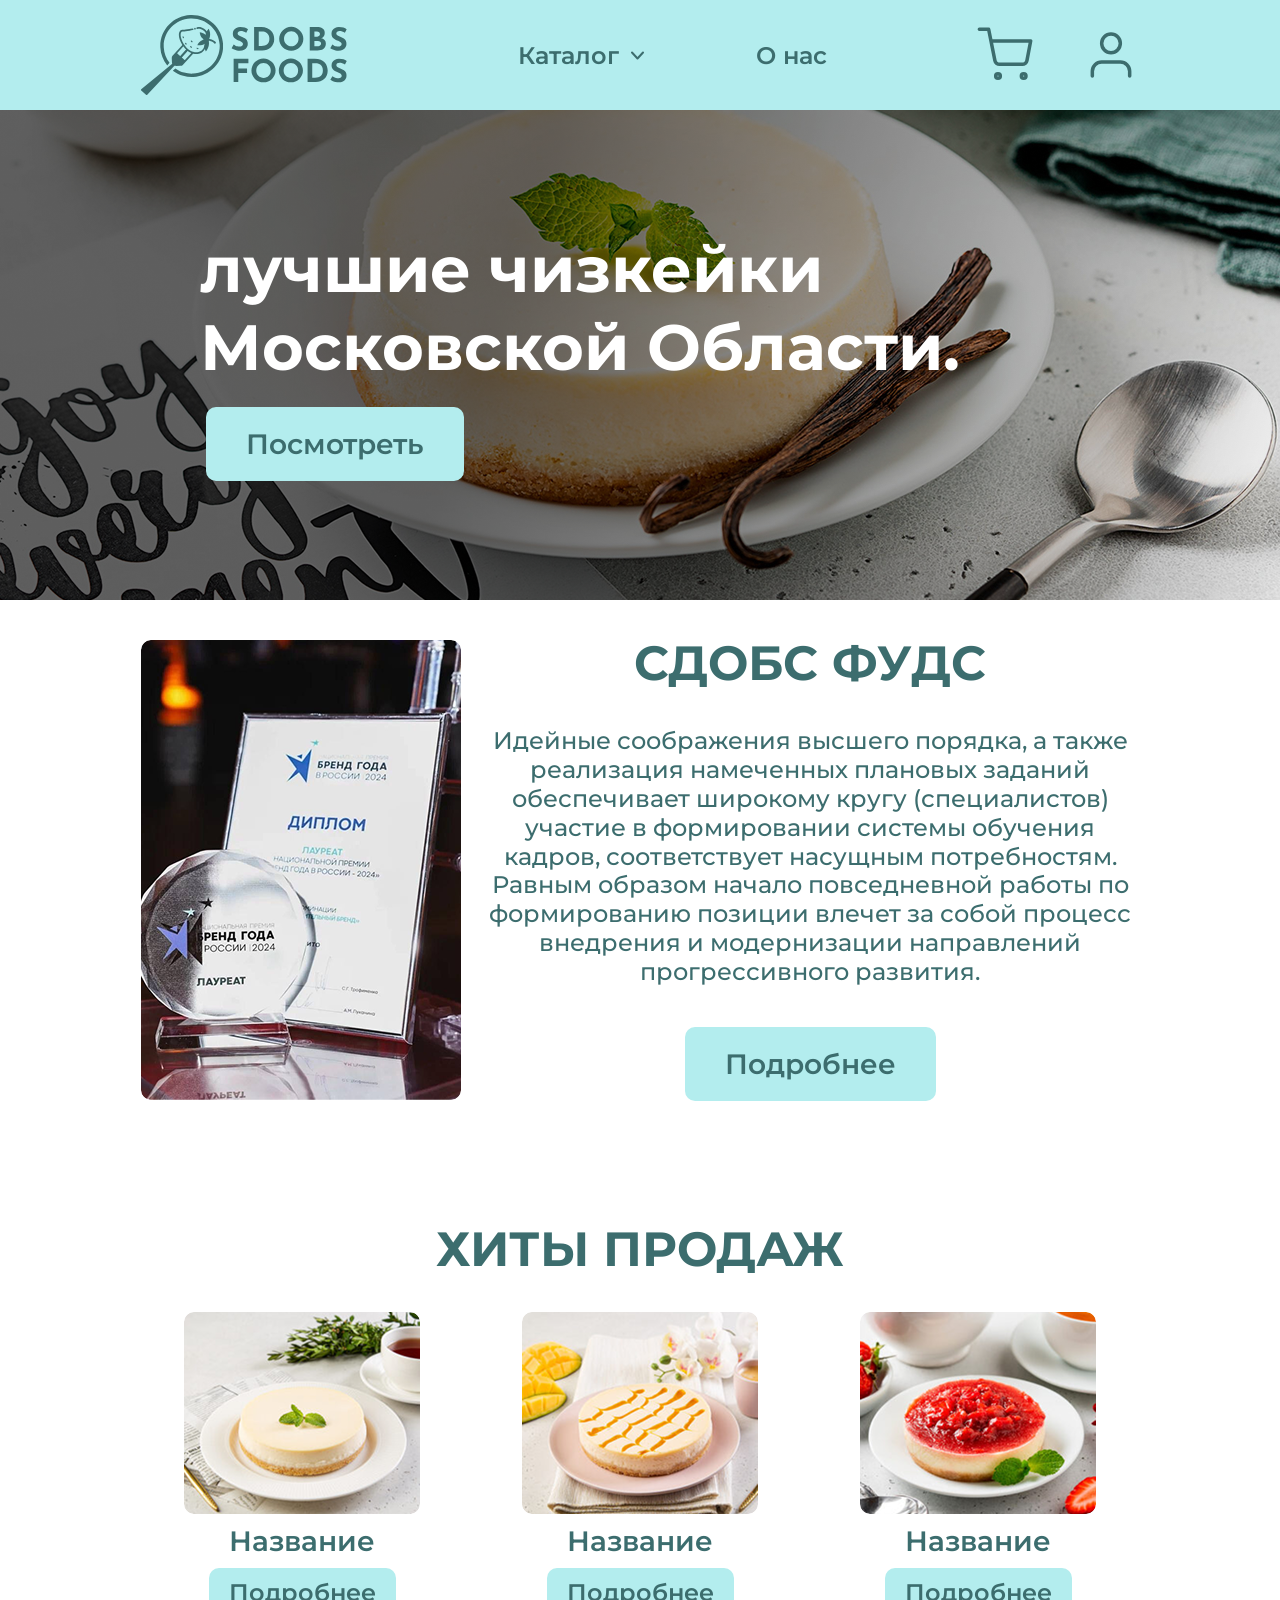
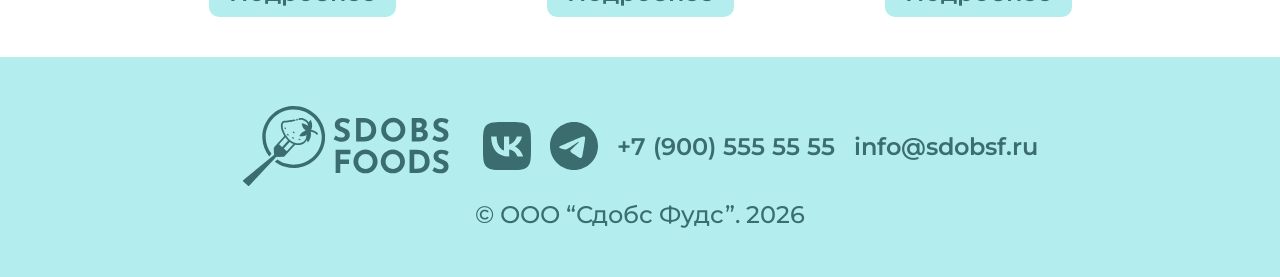
<file: docs/index.html>
<!DOCTYPE html>
<html lang="ru">

<head>
  <meta charset="utf-8">
  <meta name="viewport" content="width=device-width, initial-scale=1, viewport-fit=cover">
  <meta name="color-scheme" content="only light">
  <title>Сдобс Фудс — Главная</title>

  <link rel="preconnect" href="https://fonts.googleapis.com">
  <link rel="preconnect" href="https://fonts.gstatic.com" crossorigin>
  <link href="https://fonts.googleapis.com/css2?family=Montserrat:wght@400;500;600;700&display=swap" rel="stylesheet">
  <link rel="stylesheet" href="./css/style.css">
  <script src="./js/main.js" defer type="module"></script>
</head>

<body>

  <!-- Баннер и шапка -->
  <div class="top">
    <div class="hero"></div>

    <header class="header">
      <div class="header__inner">

        <a class="logo" href="./index.html">
          <img src="./img/logo.svg" alt="Сдобс Фудс">
        </a>

        <nav class="nav">
          <div class="dropdown">
            <a class="dropdown__link" href="./pages/catalogue.html">Каталог</a>
            <button class="dropdown__toggle" type="button" aria-expanded="false" aria-controls="catalog-menu" aria-label="Разделы каталога">
              <img src="./img/arrow.svg" width="13" height="9" alt="">
            </button>
            <ul class="dropdown__menu" id="catalog-menu">
              <li><a href="./pages/catalogue.html#cheesecakes">Чизкейки</a></li>
              <li><a href="./pages/catalogue.html#desserts">Десерты</a></li>
              <li><a href="./pages/catalogue.html#cakes">Торты</a></li>
            </ul>
          </div>
          <a href="./pages/about.html">О нас</a>
        </nav>

        <div class="icons">
          <a href="./pages/cart.html" aria-label="Корзина">
            <img src="./img/cart.svg" width="56" height="56" alt="">
          </a>
          <div class="dropdown">
            <button class="dropdown__toggle dropdown__toggle--icon" type="button" aria-expanded="false" aria-controls="profile-menu" aria-label="Профиль">
              <img src="./img/user.svg" width="56" height="56" alt="">
            </button>
            <div class="dropdown__menu dropdown__menu--profile" id="profile-menu">
              <a class="dropdown__action" href="./pages/login.html">Авторизоваться</a>
              <a href="./pages/profile.html">Изменить данные</a>
              <a href="./pages/orders.html">Мои заказы</a>
            </div>
          </div>
        </div>

        <button class="burger" type="button" aria-expanded="false" aria-controls="mobile-menu" aria-label="Открыть меню">
          <img src="./img/burger.svg" alt="">
        </button>

      </div>
      <nav class="mobile-menu" id="mobile-menu" aria-label="Меню сайта">
        <ul class="mobile-menu__list">
          <li>
            <a class="mobile-menu__link" href="./pages/catalogue.html">Каталог</a>
            <ul class="mobile-menu__sub">
              <li><a href="./pages/catalogue.html#cheesecakes">Чизкейки</a></li>
              <li><a href="./pages/catalogue.html#desserts">Десерты</a></li>
              <li><a href="./pages/catalogue.html#cakes">Торты</a></li>
            </ul>
          </li>
          <li><a class="mobile-menu__link" href="./pages/about.html">О нас</a></li>
          <li><a class="mobile-menu__link" href="./pages/cart.html">Корзина</a></li>
          <li>
            <p class="mobile-menu__link">Профиль</p>
            <ul class="mobile-menu__sub">
              <li><a class="mobile-menu__action" href="./pages/login.html">Авторизоваться</a></li>
              <li><a href="./pages/profile.html">Изменить данные</a></li>
              <li><a href="./pages/orders.html">Мои заказы</a></li>
            </ul>
          </li>
        </ul>
      </nav>
    </header>

    <div class="hero__content">
      <div class="hero__wrap">
        <h1>лучшие чизкейки Московской Области.</h1>
        <a class="btn" href="./pages/catalogue.html">Посмотреть</a>
      </div>
    </div>
  </div>

  <!-- О компании -->
  <section class="about">
    <div class="about__inner">

      <img class="about__img" src="./img/award.png" alt="Диплом «Бренд года в России 2024»">

      <div class="about__text">
        <h2>сдобс фудс</h2>
        <p>
          Идейные соображения высшего порядка, а также реализация намеченных плановых заданий
          обеспечивает широкому кругу (специалистов) участие в формировании системы обучения кадров,
          соответствует насущным потребностям. Равным образом начало повседневной работы по
          формированию позиции влечет за собой процесс внедрения и модернизации направлений
          прогрессивного развития.
        </p>
        <a class="btn" href="./pages/about.html">Подробнее</a>
      </div>

    </div>
  </section>

  <!-- Хиты продаж -->
  <section class="hits">
    <div class="hits__inner">
      <h2>хиты продаж</h2>

      <div class="cards">
        <div class="cards__rows">

          <div class="cards__row">
            <div class="card">
              <img src="./img/cakes/cake1.png" alt="">
              <b>Название</b>
              <a class="btn" href="./pages/product.html">Подробнее</a>
            </div>
            <div class="card">
              <img src="./img/cakes/cake2.png" alt="">
              <b>Название</b>
              <a class="btn" href="./pages/product.html">Подробнее</a>
            </div>
          </div>

          <div class="cards__row">
            <div class="card">
              <img src="./img/cakes/cake3.png" alt="">
              <b>Название</b>
              <a class="btn" href="./pages/product.html">Подробнее</a>
            </div>
          </div>

        </div>
      </div>

    </div>
  </section>

  <!-- Футер -->
  <footer class="footer">
    <div class="footer__inner">

      <div class="footer__row">
        <a class="logo" href="./index.html">
          <img src="./img/logo.svg" alt="Сдобс Фудс">
        </a>

        <div class="footer__rest">
          <div class="footer__social">
            <a href="#">
              <img src="./img/vk.svg" width="48" height="48" alt="ВКонтакте">
            </a>
            <a href="#">
              <img src="./img/telegram.svg" width="48" height="48" alt="Телеграм">
            </a>
          </div>

          <div class="footer__contacts">
            <a href="tel:+79005555555">+7 (900) 555 55 55</a>
            <a href="mailto:info@sdobsf.ru">info@sdobsf.ru</a>
          </div>
        </div>
      </div>

      <p class="footer__copy">© ООО “Сдобс Фудс”. 2026</p>

    </div>
  </footer>

</body>

</html>
</file>
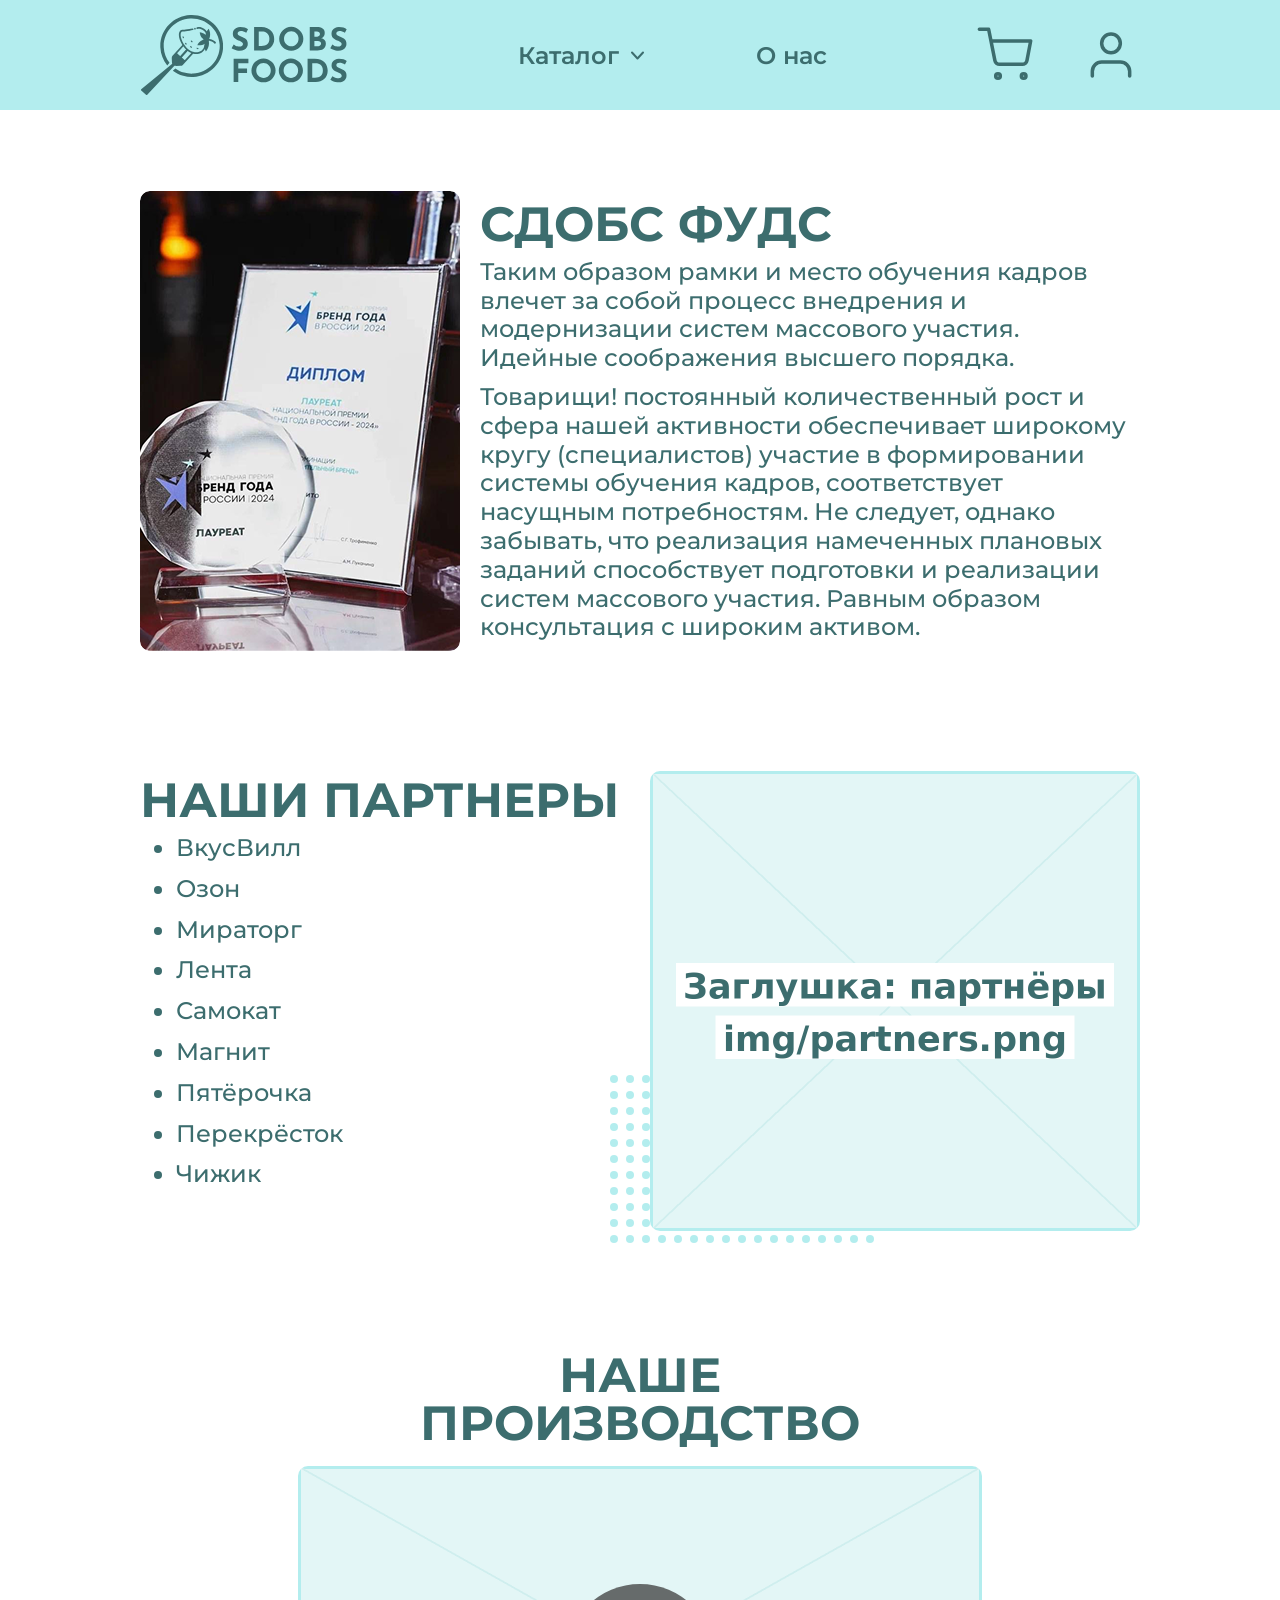
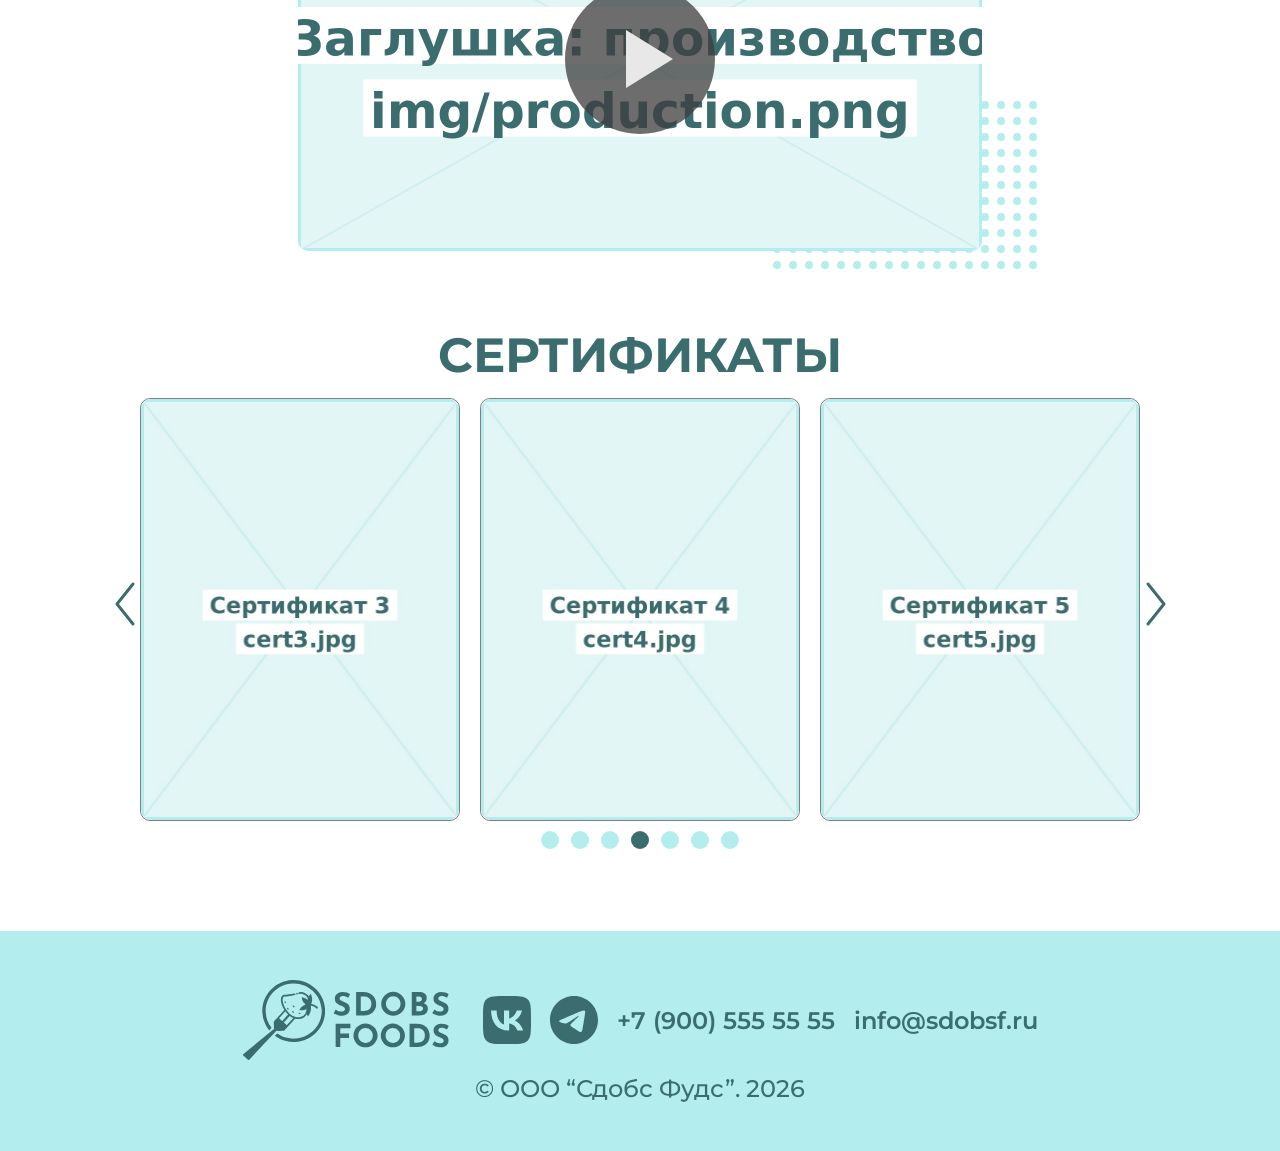
<file: docs/pages/about.html>
<!DOCTYPE html>
<html lang="ru">

<head>
  <meta charset="utf-8">
  <meta name="viewport" content="width=device-width, initial-scale=1, viewport-fit=cover">
  <meta name="color-scheme" content="only light">
  <title>О нас — Сдобс Фудс</title>

  <link rel="preconnect" href="https://fonts.googleapis.com">
  <link rel="preconnect" href="https://fonts.gstatic.com" crossorigin>
  <link href="https://fonts.googleapis.com/css2?family=Montserrat:wght@400;500;600;700&display=swap" rel="stylesheet">
  <link rel="stylesheet" href="../css/style.css">
  <script src="../js/main.js" defer type="module"></script>
</head>

<body>

  <!-- Шапка -->
  <header class="header header--static">
    <div class="header__inner">

      <a class="logo" href="../index.html">
        <img src="../img/logo.svg" alt="Сдобс Фудс">
      </a>

      <nav class="nav">
        <div class="dropdown">
          <a class="dropdown__link" href="./catalogue.html">Каталог</a>
          <button class="dropdown__toggle" type="button" aria-expanded="false" aria-controls="catalog-menu" aria-label="Разделы каталога">
            <img src="../img/arrow.svg" width="13" height="9" alt="">
          </button>
          <ul class="dropdown__menu" id="catalog-menu">
            <li><a href="./catalogue.html#cheesecakes">Чизкейки</a></li>
            <li><a href="./catalogue.html#desserts">Десерты</a></li>
            <li><a href="./catalogue.html#cakes">Торты</a></li>
          </ul>
        </div>
        <a href="./about.html">О нас</a>
      </nav>

      <div class="icons">
        <a href="./cart.html" aria-label="Корзина">
          <img src="../img/cart.svg" width="56" height="56" alt="">
        </a>
        <div class="dropdown">
          <button class="dropdown__toggle dropdown__toggle--icon" type="button" aria-expanded="false" aria-controls="profile-menu" aria-label="Профиль">
            <img src="../img/user.svg" width="56" height="56" alt="">
          </button>
          <div class="dropdown__menu dropdown__menu--profile" id="profile-menu">
            <a class="dropdown__action" href="./login.html">Авторизоваться</a>
            <a href="./profile.html">Изменить данные</a>
            <a href="./orders.html">Мои заказы</a>
          </div>
        </div>
      </div>

      <button class="burger" type="button" aria-expanded="false" aria-controls="mobile-menu" aria-label="Открыть меню">
        <img src="../img/burger.svg" alt="">
      </button>

    </div>
    <nav class="mobile-menu" id="mobile-menu" aria-label="Меню сайта">
      <ul class="mobile-menu__list">
        <li>
          <a class="mobile-menu__link" href="./catalogue.html">Каталог</a>
          <ul class="mobile-menu__sub">
            <li><a href="./catalogue.html#cheesecakes">Чизкейки</a></li>
            <li><a href="./catalogue.html#desserts">Десерты</a></li>
            <li><a href="./catalogue.html#cakes">Торты</a></li>
          </ul>
        </li>
        <li><a class="mobile-menu__link" href="./about.html">О нас</a></li>
        <li><a class="mobile-menu__link" href="./cart.html">Корзина</a></li>
        <li>
          <p class="mobile-menu__link">Профиль</p>
          <ul class="mobile-menu__sub">
            <li><a class="mobile-menu__action" href="./login.html">Авторизоваться</a></li>
            <li><a href="./profile.html">Изменить данные</a></li>
            <li><a href="./orders.html">Мои заказы</a></li>
          </ul>
        </li>
      </ul>
    </nav>
  </header>

  <main class="about-page">

    <!-- О компании -->
    <section class="company">
      <div class="company__inner">
        <img class="company__img" src="../img/award.png" alt="Диплом «Бренд года в России 2024»">

        <div class="company__text">
          <h2>сдобс фудс</h2>
          <p>
            Таким образом рамки и место обучения кадров влечет за собой процесс внедрения и
            модернизации систем массового участия. Идейные соображения высшего порядка.
          </p>
          <p>
            Товарищи! постоянный количественный рост и сфера нашей активности обеспечивает
            широкому кругу (специалистов) участие в формировании системы обучения кадров,
            соответствует насущным потребностям. Не следует, однако забывать, что реализация
            намеченных плановых заданий способствует подготовки и реализации систем массового
            участия. Равным образом консультация с широким активом.
          </p>
        </div>
      </div>
    </section>

    <!-- Партнёры -->
    <section class="partners">
      <div class="partners__inner">
        <img class="decor partners__decor" src="../img/dots.svg" alt="">

        <div class="partners__content">
          <h2>наши партнеры</h2>
          <ul class="partners__list">
          <li>ВкусВилл</li>
          <li>Озон</li>
          <li>Мираторг</li>
          <li>Лента</li>
          <li>Самокат</li>
          <li>Магнит</li>
          <li>Пятёрочка</li>
          <li>Перекрёсток</li>
          <li>Чижик</li>
          </ul>
        </div>

        <img class="partners__photo" src="../img/partners.png" alt="Продукция на производстве">
      </div>
    </section>

    <!-- Производство -->
    <section class="production">
      <div class="production__inner">
        <h2 class="production__title">наше производство</h2>

        <img class="decor production__decor" src="../img/dots.svg" alt="">

        <div class="video">
          <img class="video__poster" src="../img/production.png" alt="Наше производство">
          <button class="video__play" type="button" aria-label="Воспроизвести видео">
            <img src="../img/play.svg" alt="">
          </button>
        </div>
      </div>
    </section>

    <!-- Сертификаты -->
    <section class="certificates">
      <div class="certificates__inner">
        <h2 class="certificates__title">сертификаты</h2>

        <div class="carousel" data-carousel aria-roledescription="carousel" aria-label="Сертификаты">
          <div class="carousel__viewport">
            <ul class="carousel__track">
          <li class="carousel__slide">
            <img src="../img/certificates/cert1.png" alt="Сертификат 1">
          </li>
          <li class="carousel__slide">
            <img src="../img/certificates/cert2.png" alt="Сертификат 2">
          </li>
          <li class="carousel__slide">
            <img src="../img/certificates/cert3.jpg" alt="Сертификат 3">
          </li>
          <li class="carousel__slide">
            <img src="../img/certificates/cert4.jpg" alt="Сертификат 4">
          </li>
          <li class="carousel__slide">
            <img src="../img/certificates/cert5.jpg" alt="Сертификат 5">
          </li>
          <li class="carousel__slide">
            <img src="../img/certificates/cert6.jpg" alt="Сертификат 6">
          </li>
          <li class="carousel__slide">
            <img src="../img/certificates/cert7.jpg" alt="Сертификат 7">
          </li>
            </ul>
          </div>

          <button class="carousel__btn carousel__btn--prev" type="button" aria-label="Предыдущий сертификат">
            <img src="../img/carousel-arrow.svg" alt="">
          </button>
          <button class="carousel__btn carousel__btn--next" type="button" aria-label="Следующий сертификат">
            <img src="../img/carousel-arrow.svg" alt="">
          </button>

          <div class="carousel__dots"></div>
        </div>
      </div>
    </section>

  </main>

  <!-- Футер -->
  <footer class="footer">
    <div class="footer__inner">

      <div class="footer__row">
        <a class="logo" href="../index.html">
          <img src="../img/logo.svg" alt="Сдобс Фудс">
        </a>

        <div class="footer__rest">
          <div class="footer__social">
            <a href="#">
              <img src="../img/vk.svg" width="48" height="48" alt="ВКонтакте">
            </a>
            <a href="#">
              <img src="../img/telegram.svg" width="48" height="48" alt="Телеграм">
            </a>
          </div>

          <div class="footer__contacts">
            <a href="tel:+79005555555">+7 (900) 555 55 55</a>
            <a href="mailto:info@sdobsf.ru">info@sdobsf.ru</a>
          </div>
        </div>
      </div>

      <p class="footer__copy">© ООО “Сдобс Фудс”. 2026</p>

    </div>
  </footer>

</body>

</html>
</file>
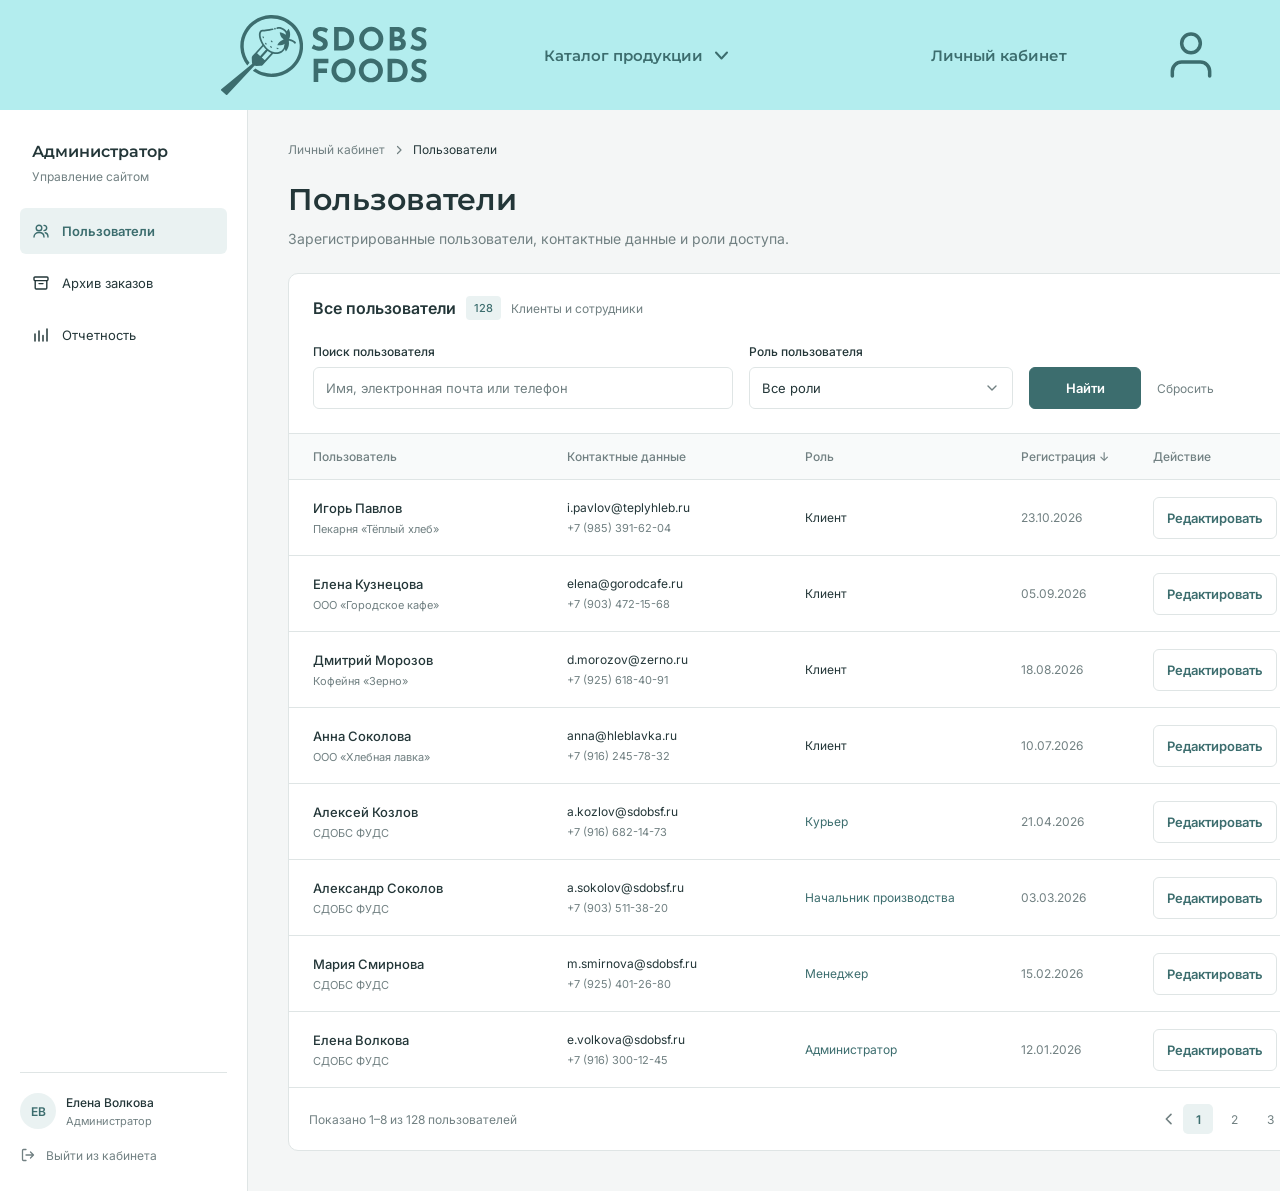
<file: docs/pages/admin.html>
<!DOCTYPE html>
<html lang="ru">

<head>
  <meta charset="utf-8">
  <meta name="viewport" content="width=device-width, initial-scale=1, viewport-fit=cover">
  <meta name="color-scheme" content="only light">
  <title>Кабинет администратора — Сдобс Фудс</title>

  <link rel="preconnect" href="https://fonts.googleapis.com">
  <link rel="preconnect" href="https://fonts.gstatic.com" crossorigin>
  <link href="https://fonts.googleapis.com/css2?family=Montserrat:wght@400;500;600;700&display=swap" rel="stylesheet">
  <link href="https://fonts.googleapis.com/css2?family=Inter:wght@400;500;600&display=swap" rel="stylesheet">
  <link rel="stylesheet" href="../css/style.css">
  <script src="../js/main.js" defer type="module"></script>
</head>

<body class="ad-page">

  <!-- Шапка сайта -->
  <header class="ad-header">
    <div class="ad-header__inner">
      <a class="logo" href="../index.html">
        <img src="../img/logo.svg" alt="Сдобс Фудс">
      </a>

      <nav class="ad-nav">
        <div class="dropdown">
          <a class="dropdown__link" href="./catalogue.html">Каталог продукции</a>
          <button class="dropdown__toggle" type="button" aria-expanded="false" aria-controls="catalog-menu" aria-label="Разделы каталога">
            <img src="../img/arrow.svg" width="13" height="9" alt="">
          </button>
          <ul class="dropdown__menu" id="catalog-menu">
            <li><a href="./catalogue.html#cheesecakes">Чизкейки</a></li>
            <li><a href="./catalogue.html#desserts">Десерты</a></li>
            <li><a href="./catalogue.html#cakes">Торты</a></li>
          </ul>
        </div>
        <a href="./profile.html">Личный кабинет</a>
      </nav>

      <a class="ad-header__profile" href="./profile.html" aria-label="Профиль">
        <img src="../img/user.svg" width="56" height="56" alt="">
      </a>
    </div>
  </header>

  <div class="ad-workspace" data-admin>

    <!-- Боковое меню кабинета -->
    <aside class="ad-sidebar">
      <div class="ad-sidebar__top">
        <div class="ad-sidebar__title">
          <p class="ad-sidebar__name">Администратор</p>
          <p>Управление сайтом</p>
        </div>

        <nav class="ad-menu" aria-label="Разделы кабинета">
        <a class="ad-nav__item is-active" href="#users" data-admin-nav="users">
          <span class="ad-icon" style="--icon: url('../img/users.svg')"></span>
          Пользователи
        </a>
        <a class="ad-nav__item" href="#archive" data-admin-nav="archive">
          <span class="ad-icon" style="--icon: url('../img/archive.svg')"></span>
          Архив заказов
        </a>
        <a class="ad-nav__item" href="#reports" data-admin-nav="reports">
          <span class="ad-icon" style="--icon: url('../img/chart.svg')"></span>
          Отчетность
        </a>
        </nav>
      </div>

      <div class="ad-account">
        <div class="ad-account__user">
          <span class="ad-account__avatar">ЕВ</span>
          <div>
            <p class="ad-account__name">Елена Волкова</p>
            <p class="ad-account__role">Администратор</p>
          </div>
        </div>
        <a class="ad-account__logout" href="./login.html">
          <span class="ad-icon ad-icon--small" style="--icon: url('../img/log-out.svg')"></span>
          Выйти из кабинета
        </a>
      </div>
    </aside>

    <main class="ad-content">

      <!-- Пользователи -->
      <section class="ad-section" data-admin-section="users">
      <p class="ad-crumbs">
        Личный кабинет
        <img src="../img/chevron-right.svg" width="12" height="12" alt="">
        <span>Пользователи</span>
      </p>

        <div class="ad-heading">
          <h1>Пользователи</h1>
          <p>Зарегистрированные пользователи, контактные данные и роли доступа.</p>
        </div>

        <div class="ad-card">
          <div class="ad-card__title">
            <h2>Все пользователи</h2>
            <span class="ad-badge">128</span>
            <p class="ad-muted">Клиенты и сотрудники</p>
          </div>

          <div class="ad-filters">
            <label class="ad-field ad-field--wide">
              Поиск пользователя
              <input class="ad-input" type="search" placeholder="Имя, электронная почта или телефон" data-users-search>
            </label>
            <label class="ad-field ad-field--role">
              Роль пользователя
              <select class="ad-input ad-select" data-users-role>
                <option value="all">Все роли</option>
                <option value="client">Клиент</option>
                <option value="courier">Курьер</option>
                <option value="production">Начальник производства</option>
                <option value="manager">Менеджер</option>
                <option value="admin">Администратор</option>
              </select>
            </label>
            <button class="ad-btn ad-btn--primary ad-btn--find" type="button" data-users-apply>Найти</button>
            <button class="ad-link" type="button" data-users-reset>Сбросить</button>
          </div>

          <div class="ad-table__head ad-table__head--users">
            <p>Пользователь</p>
            <p>Контактные данные</p>
            <p>Роль</p>
            <button class="ad-sort" type="button" data-users-sort>Регистрация ↓</button>
            <p>Действие</p>
          </div>

          <ul class="ad-table__body ad-table__body--users" data-total="128">
          <li class="ad-row ad-user" data-name="Игорь Павлов" data-org="Пекарня «Тёплый хлеб»" data-email="i.pavlov@teplyhleb.ru" data-phone="+7 (985) 391-62-04" data-role="client" data-date="2026-10-23">
            <div class="ad-cell ad-cell--user">
              <p class="ad-strong" data-cell="name">Игорь Павлов</p>
              <p class="ad-muted ad-small" data-cell="org">Пекарня «Тёплый хлеб»</p>
            </div>
            <div class="ad-cell ad-cell--contacts">
              <p data-cell="email">i.pavlov@teplyhleb.ru</p>
              <p class="ad-muted ad-small" data-cell="phone">+7 (985) 391-62-04</p>
            </div>
            <p class="ad-role" data-cell="role">Клиент</p>
            <p class="ad-muted">23.10.2026</p>
            <button class="ad-btn ad-btn--light" type="button" data-user-edit>Редактировать</button>
          </li>
          <li class="ad-row ad-user" data-name="Елена Кузнецова" data-org="ООО «Городское кафе»" data-email="elena@gorodcafe.ru" data-phone="+7 (903) 472-15-68" data-role="client" data-date="2026-09-05">
            <div class="ad-cell ad-cell--user">
              <p class="ad-strong" data-cell="name">Елена Кузнецова</p>
              <p class="ad-muted ad-small" data-cell="org">ООО «Городское кафе»</p>
            </div>
            <div class="ad-cell ad-cell--contacts">
              <p data-cell="email">elena@gorodcafe.ru</p>
              <p class="ad-muted ad-small" data-cell="phone">+7 (903) 472-15-68</p>
            </div>
            <p class="ad-role" data-cell="role">Клиент</p>
            <p class="ad-muted">05.09.2026</p>
            <button class="ad-btn ad-btn--light" type="button" data-user-edit>Редактировать</button>
          </li>
          <li class="ad-row ad-user" data-name="Дмитрий Морозов" data-org="Кофейня «Зерно»" data-email="d.morozov@zerno.ru" data-phone="+7 (925) 618-40-91" data-role="client" data-date="2026-08-18">
            <div class="ad-cell ad-cell--user">
              <p class="ad-strong" data-cell="name">Дмитрий Морозов</p>
              <p class="ad-muted ad-small" data-cell="org">Кофейня «Зерно»</p>
            </div>
            <div class="ad-cell ad-cell--contacts">
              <p data-cell="email">d.morozov@zerno.ru</p>
              <p class="ad-muted ad-small" data-cell="phone">+7 (925) 618-40-91</p>
            </div>
            <p class="ad-role" data-cell="role">Клиент</p>
            <p class="ad-muted">18.08.2026</p>
            <button class="ad-btn ad-btn--light" type="button" data-user-edit>Редактировать</button>
          </li>
          <li class="ad-row ad-user" data-name="Анна Соколова" data-org="ООО «Хлебная лавка»" data-email="anna@hleblavka.ru" data-phone="+7 (916) 245-78-32" data-role="client" data-date="2026-07-10">
            <div class="ad-cell ad-cell--user">
              <p class="ad-strong" data-cell="name">Анна Соколова</p>
              <p class="ad-muted ad-small" data-cell="org">ООО «Хлебная лавка»</p>
            </div>
            <div class="ad-cell ad-cell--contacts">
              <p data-cell="email">anna@hleblavka.ru</p>
              <p class="ad-muted ad-small" data-cell="phone">+7 (916) 245-78-32</p>
            </div>
            <p class="ad-role" data-cell="role">Клиент</p>
            <p class="ad-muted">10.07.2026</p>
            <button class="ad-btn ad-btn--light" type="button" data-user-edit>Редактировать</button>
          </li>
          <li class="ad-row ad-user" data-name="Алексей Козлов" data-org="СДОБС ФУДС" data-email="a.kozlov@sdobsf.ru" data-phone="+7 (916) 682-14-73" data-role="courier" data-date="2026-04-21">
            <div class="ad-cell ad-cell--user">
              <p class="ad-strong" data-cell="name">Алексей Козлов</p>
              <p class="ad-muted ad-small" data-cell="org">СДОБС ФУДС</p>
            </div>
            <div class="ad-cell ad-cell--contacts">
              <p data-cell="email">a.kozlov@sdobsf.ru</p>
              <p class="ad-muted ad-small" data-cell="phone">+7 (916) 682-14-73</p>
            </div>
            <p class="ad-role is-staff" data-cell="role">Курьер</p>
            <p class="ad-muted">21.04.2026</p>
            <button class="ad-btn ad-btn--light" type="button" data-user-edit>Редактировать</button>
          </li>
          <li class="ad-row ad-user" data-name="Александр Соколов" data-org="СДОБС ФУДС" data-email="a.sokolov@sdobsf.ru" data-phone="+7 (903) 511-38-20" data-role="production" data-date="2026-03-03">
            <div class="ad-cell ad-cell--user">
              <p class="ad-strong" data-cell="name">Александр Соколов</p>
              <p class="ad-muted ad-small" data-cell="org">СДОБС ФУДС</p>
            </div>
            <div class="ad-cell ad-cell--contacts">
              <p data-cell="email">a.sokolov@sdobsf.ru</p>
              <p class="ad-muted ad-small" data-cell="phone">+7 (903) 511-38-20</p>
            </div>
            <p class="ad-role is-staff" data-cell="role">Начальник производства</p>
            <p class="ad-muted">03.03.2026</p>
            <button class="ad-btn ad-btn--light" type="button" data-user-edit>Редактировать</button>
          </li>
          <li class="ad-row ad-user" data-name="Мария Смирнова" data-org="СДОБС ФУДС" data-email="m.smirnova@sdobsf.ru" data-phone="+7 (925) 401-26-80" data-role="manager" data-date="2026-02-15">
            <div class="ad-cell ad-cell--user">
              <p class="ad-strong" data-cell="name">Мария Смирнова</p>
              <p class="ad-muted ad-small" data-cell="org">СДОБС ФУДС</p>
            </div>
            <div class="ad-cell ad-cell--contacts">
              <p data-cell="email">m.smirnova@sdobsf.ru</p>
              <p class="ad-muted ad-small" data-cell="phone">+7 (925) 401-26-80</p>
            </div>
            <p class="ad-role is-staff" data-cell="role">Менеджер</p>
            <p class="ad-muted">15.02.2026</p>
            <button class="ad-btn ad-btn--light" type="button" data-user-edit>Редактировать</button>
          </li>
          <li class="ad-row ad-user" data-name="Елена Волкова" data-org="СДОБС ФУДС" data-email="e.volkova@sdobsf.ru" data-phone="+7 (916) 300-12-45" data-role="admin" data-date="2026-01-12">
            <div class="ad-cell ad-cell--user">
              <p class="ad-strong" data-cell="name">Елена Волкова</p>
              <p class="ad-muted ad-small" data-cell="org">СДОБС ФУДС</p>
            </div>
            <div class="ad-cell ad-cell--contacts">
              <p data-cell="email">e.volkova@sdobsf.ru</p>
              <p class="ad-muted ad-small" data-cell="phone">+7 (916) 300-12-45</p>
            </div>
            <p class="ad-role is-staff" data-cell="role">Администратор</p>
            <p class="ad-muted">12.01.2026</p>
            <button class="ad-btn ad-btn--light" type="button" data-user-edit>Редактировать</button>
          </li>
          </ul>

          <p class="ad-table__empty" hidden>Пользователи не найдены</p>

          <div class="ad-table__footer">
            <p data-users-shown>Показано 1–8 из 128 пользователей</p>
            <div class="ad-pages">
              <img class="ad-pages__arrow ad-pages__arrow--prev" src="../img/chevron-right.svg" width="16" height="16" alt="Назад">
              <button class="ad-page-btn is-active" type="button">1</button>
              <button class="ad-page-btn" type="button">2</button>
              <button class="ad-page-btn" type="button">3</button>
              <span class="ad-page-dots">…</span>
              <button class="ad-page-btn" type="button">16</button>
              <img class="ad-pages__arrow" src="../img/chevron-right.svg" width="16" height="16" alt="Вперёд">
            </div>
          </div>
        </div>

        <!-- Редактирование пользователя -->
        <div class="op-modal" data-user-modal hidden>
          <div class="op-overlay"></div>
          <form class="op-drawer" role="dialog" aria-modal="true" aria-labelledby="user-modal-title" novalidate>
            <div class="op-drawer__head">
              <div>
                <p class="op-drawer__title" id="user-modal-title">Редактирование пользователя</p>
                <p class="op-drawer__created">Измените контактные данные и роль доступа.</p>
              </div>
              <button class="op-drawer__close" type="button" data-modal-close aria-label="Закрыть">
                <img src="../img/close.svg" width="18" height="18" alt="">
              </button>
            </div>

            <label class="op-label">Имя и фамилия<input class="op-field" name="name" type="text" required></label>
            <label class="op-label">Организация<input class="op-field" name="org" type="text"></label>
            <label class="op-label">Электронная почта<input class="op-field" name="email" type="email" required></label>
            <label class="op-label">Телефон<input class="op-field" name="phone" type="tel" required></label>
            <label class="op-label">Роль
              <select class="op-field" name="role">
                <option value="client">Клиент</option>
                <option value="courier">Курьер</option>
                <option value="production">Начальник производства</option>
                <option value="manager">Менеджер</option>
                <option value="admin">Администратор</option>
              </select>
            </label>

            <div class="op-drawer__buttons">
              <button class="op-btn op-btn--primary op-btn--large" type="submit">Сохранить</button>
              <button class="op-btn op-btn--large" type="button" data-modal-close>Отмена</button>
            </div>
          </form>
        </div>
      </section>

      <!-- Архив заказов -->
      <section class="ad-section" data-admin-section="archive" hidden>
      <p class="ad-crumbs">
        Личный кабинет
        <img src="../img/chevron-right.svg" width="12" height="12" alt="">
        <span>Архив заказов</span>
      </p>

        <div class="ad-heading">
          <h1>Архив заказов</h1>
          <p>Завершенные и отмененные заказы. Найдите заказ по периоду и статусу.</p>
        </div>

        <div class="ad-stats">
          <div class="ad-stat"><p class="ad-muted">Заказов в архиве</p><p class="ad-stat__value">124</p><p class="ad-muted ad-small">За выбранный период</p></div>
          <div class="ad-stat"><p class="ad-muted">Доставлено</p><p class="ad-stat__value">118</p><p class="ad-muted ad-small">95,2% всех заказов</p></div>
          <div class="ad-stat"><p class="ad-muted">Отменено</p><p class="ad-stat__value">6</p><p class="ad-muted ad-small">4,8% всех заказов</p></div>
        </div>

        <div class="ad-card">
          <div class="ad-filters">
            <label class="ad-field ad-field--date">
              Период с
              <input class="ad-input" type="date" value="2026-10-01" data-archive-from>
            </label>
            <label class="ad-field ad-field--date">
              Период по
              <input class="ad-input" type="date" value="2026-10-24" data-archive-to>
            </label>
            <label class="ad-field ad-field--status">
              Статус заказа
              <select class="ad-input ad-select" data-archive-status>
                <option value="all">Все статусы</option>
                <option value="delivered">Доставлен</option>
                <option value="cancelled">Отменен</option>
              </select>
            </label>
            <button class="ad-btn ad-btn--primary ad-btn--apply" type="button" data-archive-apply>Применить</button>
            <button class="ad-link" type="button" data-archive-reset>Сбросить</button>
          </div>

          <div class="ad-table__head ad-table__head--archive">
            <button class="ad-sort" type="button" data-archive-sort>Заказ / дата ↓</button>
            <p>Клиент</p>
            <p>Состав заказа</p>
            <p>Сумма</p>
            <p>Статус</p>
            <p>Менеджер</p>
          </div>

          <ul class="ad-table__body ad-table__body--archive" data-total="124">
          <li class="ad-row ad-order" data-date="2026-10-24" data-created="2026-10-24T09:10" data-status="delivered">
            <div class="ad-cell ad-cell--order">
              <p class="ad-order__id">№ 1043</p>
              <p class="ad-muted ad-small">24.10.2026 · 09:10</p>
            </div>
            <div class="ad-cell ad-cell--client">
              <p class="ad-medium">Игорь Павлов</p>
              <p class="ad-muted ad-small">Пекарня «Тёплый хлеб»</p>
            </div>
            <div class="ad-cell ad-cell--composition">
              <p>Круассан сливочный и ещё 2</p>
              <p class="ad-muted ad-small">3 позиции · 350 шт.</p>
            </div>
            <p class="ad-sum">24 500 ₽</p>
            <div><span class="ad-chip ad-chip--delivered">Доставлен</span></div>
            <p>Мария Смирнова</p>
          </li>
          <li class="ad-row ad-order" data-date="2026-10-23" data-created="2026-10-23T16:45" data-status="delivered">
            <div class="ad-cell ad-cell--order">
              <p class="ad-order__id">№ 1041</p>
              <p class="ad-muted ad-small">23.10.2026 · 16:45</p>
            </div>
            <div class="ad-cell ad-cell--client">
              <p class="ad-medium">Анна Соколова</p>
              <p class="ad-muted ad-small">ООО «Хлебная лавка»</p>
            </div>
            <div class="ad-cell ad-cell--composition">
              <p>Багет французский и ещё 1</p>
              <p class="ad-muted ad-small">2 позиции · 280 шт.</p>
            </div>
            <p class="ad-sum">18 200 ₽</p>
            <div><span class="ad-chip ad-chip--delivered">Доставлен</span></div>
            <p>Мария Смирнова</p>
          </li>
          <li class="ad-row ad-order" data-date="2026-10-23" data-created="2026-10-23T12:20" data-status="cancelled">
            <div class="ad-cell ad-cell--order">
              <p class="ad-order__id">№ 1039</p>
              <p class="ad-muted ad-small">23.10.2026 · 12:20</p>
            </div>
            <div class="ad-cell ad-cell--client">
              <p class="ad-medium">Дмитрий Морозов</p>
              <p class="ad-muted ad-small">Кофейня «Зерно»</p>
            </div>
            <div class="ad-cell ad-cell--composition">
              <p>Круассан с шоколадом</p>
              <p class="ad-muted ad-small">1 позиция · 160 шт.</p>
            </div>
            <p class="ad-sum">14 400 ₽</p>
            <div><span class="ad-chip ad-chip--cancelled">Отменен</span></div>
            <p>Ольга Белова</p>
          </li>
          <li class="ad-row ad-order" data-date="2026-10-22" data-created="2026-10-22T14:05" data-status="delivered">
            <div class="ad-cell ad-cell--order">
              <p class="ad-order__id">№ 1036</p>
              <p class="ad-muted ad-small">22.10.2026 · 14:05</p>
            </div>
            <div class="ad-cell ad-cell--client">
              <p class="ad-medium">Елена Кузнецова</p>
              <p class="ad-muted ad-small">ООО «Городское кафе»</p>
            </div>
            <div class="ad-cell ad-cell--composition">
              <p>Булочка бриошь и ещё 3</p>
              <p class="ad-muted ad-small">4 позиции · 620 шт.</p>
            </div>
            <p class="ad-sum">32 800 ₽</p>
            <div><span class="ad-chip ad-chip--delivered">Доставлен</span></div>
            <p>Ольга Белова</p>
          </li>
          <li class="ad-row ad-order" data-date="2026-10-21" data-created="2026-10-21T10:30" data-status="delivered">
            <div class="ad-cell ad-cell--order">
              <p class="ad-order__id">№ 1032</p>
              <p class="ad-muted ad-small">21.10.2026 · 10:30</p>
            </div>
            <div class="ad-cell ad-cell--client">
              <p class="ad-medium">Игорь Павлов</p>
              <p class="ad-muted ad-small">Пекарня «Тёплый хлеб»</p>
            </div>
            <div class="ad-cell ad-cell--composition">
              <p>Слойка с вишней и ещё 1</p>
              <p class="ad-muted ad-small">2 позиции · 300 шт.</p>
            </div>
            <p class="ad-sum">19 600 ₽</p>
            <div><span class="ad-chip ad-chip--delivered">Доставлен</span></div>
            <p>Мария Смирнова</p>
          </li>
          <li class="ad-row ad-order" data-date="2026-10-20" data-created="2026-10-20T15:15" data-status="delivered">
            <div class="ad-cell ad-cell--order">
              <p class="ad-order__id">№ 1028</p>
              <p class="ad-muted ad-small">20.10.2026 · 15:15</p>
            </div>
            <div class="ad-cell ad-cell--client">
              <p class="ad-medium">Анна Соколова</p>
              <p class="ad-muted ad-small">ООО «Хлебная лавка»</p>
            </div>
            <div class="ad-cell ad-cell--composition">
              <p>Чиабатта пшеничная и ещё 2</p>
              <p class="ad-muted ad-small">3 позиции · 420 шт.</p>
            </div>
            <p class="ad-sum">28 100 ₽</p>
            <div><span class="ad-chip ad-chip--delivered">Доставлен</span></div>
            <p>Мария Смирнова</p>
          </li>
          </ul>

          <p class="ad-table__empty" hidden>Заказы не найдены</p>

          <div class="ad-table__footer">
            <p data-archive-shown>Показано 1–6 из 124 заказов</p>
            <div class="ad-pages">
              <img class="ad-pages__arrow ad-pages__arrow--prev" src="../img/chevron-right.svg" width="16" height="16" alt="Назад">
              <button class="ad-page-btn is-active" type="button">1</button>
              <button class="ad-page-btn" type="button">2</button>
              <button class="ad-page-btn" type="button">3</button>
              <span class="ad-page-dots">…</span>
              <button class="ad-page-btn" type="button">21</button>
              <img class="ad-pages__arrow" src="../img/chevron-right.svg" width="16" height="16" alt="Вперёд">
            </div>
          </div>
        </div>
      </section>

      <!-- Отчётность -->
      <section class="ad-section" data-admin-section="reports" hidden>
      <p class="ad-crumbs">
        Личный кабинет
        <img src="../img/chevron-right.svg" width="12" height="12" alt="">
        <span>Отчетность</span>
      </p>

        <div class="ad-heading">
          <h1>Отчетность</h1>
          <p>Сформируйте отчет за нужный период и выгрузите данные для дальнейшей работы.</p>
        </div>

        <div class="ad-card ad-card--padded">
          <h2 class="ad-card__heading">Параметры отчета</h2>

          <div class="ad-report__fields">
            <label class="ad-field ad-field--report-date">
              Дата начала
              <input class="ad-input" type="date" value="2026-10-01" data-report-start>
            </label>
            <label class="ad-field ad-field--report-date">
              Дата конца
              <input class="ad-input" type="date" value="2026-10-24" data-report-end>
            </label>
            <label class="ad-field ad-field--report-type">
              Тип отчета
              <select class="ad-input ad-select">
                <option>Сводный отчет по заказам</option>
              </select>
            </label>
          </div>

          <div class="ad-report__actions">
            <button class="ad-btn ad-btn--primary ad-btn--generate" type="button" data-report-generate>Сформировать отчет</button>
            <button class="ad-btn ad-btn--light ad-btn--export" type="button" data-report-export>Экспорт в Excel</button>
            <p class="ad-muted">Файл .csv · все данные отчета</p>
          </div>
        </div>

        <div class="ad-report">
          <div class="ad-report__head">
            <div>
              <div class="ad-report__title">
                <h2>Сводный отчет по заказам</h2>
                <span class="ad-chip ad-chip--delivered">Сформирован</span>
              </div>
              <p class="ad-muted" data-report-period>01.10.2026 — 24.10.2026 · группировка по неделям</p>
            </div>
            <p class="ad-muted ad-small" data-report-generated>Сформирован 24.10.2026 в 12:05</p>
          </div>

          <div class="ad-stats">
            <div class="ad-stat"><p class="ad-muted">Всего заказов</p><p class="ad-stat__value">124</p><p class="ad-muted ad-small">118 доставлено · 6 отменено</p></div>
            <div class="ad-stat"><p class="ad-muted">Сумма доставленных заказов</p><p class="ad-stat__value">1 556 000 ₽</p><p class="ad-muted ad-small">Без учета отмененных заказов</p></div>
            <div class="ad-stat"><p class="ad-muted">Средний чек</p><p class="ad-stat__value">13 186,44 ₽</p><p class="ad-muted ad-small">По доставленным заказам</p></div>
          </div>

          <div class="ad-card">
            <div class="ad-report__table-head">
              <h3>Детализация по периодам</h3>
              <p class="ad-muted">Суммы в рублях</p>
            </div>
            <table class="ad-report__table">
              <thead>
                <tr><th scope="col">Период</th><th scope="col">Заказов</th><th scope="col">Доставлено</th><th scope="col">Отменено</th><th scope="col">Сумма заказов</th><th scope="col">Средний чек</th></tr>
              </thead>
              <tbody>
              <tr><th scope="row">01–07 октября</th><td>28</td><td>27</td><td>1</td><td>385 600 ₽</td><td>14 281,48 ₽</td></tr>
              <tr><th scope="row">08–14 октября</th><td>34</td><td>32</td><td>2</td><td>428 400 ₽</td><td>13 387,50 ₽</td></tr>
              <tr><th scope="row">15–21 октября</th><td>31</td><td>30</td><td>1</td><td>396 800 ₽</td><td>13 226,67 ₽</td></tr>
              <tr><th scope="row">22–24 октября</th><td>31</td><td>29</td><td>2</td><td>345 200 ₽</td><td>11 903,45 ₽</td></tr>
              <tr class="ad-report__total"><th scope="row">Итого за период</th><td>124</td><td>118</td><td>6</td><td>1 556 000 ₽</td><td>13 186,44 ₽</td></tr>
              </tbody>
            </table>
          </div>

          <p class="ad-rule">
            <img src="../img/info.svg" width="16" height="16" alt="">
            Сумма и средний чек рассчитаны по доставленным заказам. Отмененные заказы включены только в количество.
          </p>
        </div>
      </section>

    </main>
  </div>

</body>

</html>
</file>
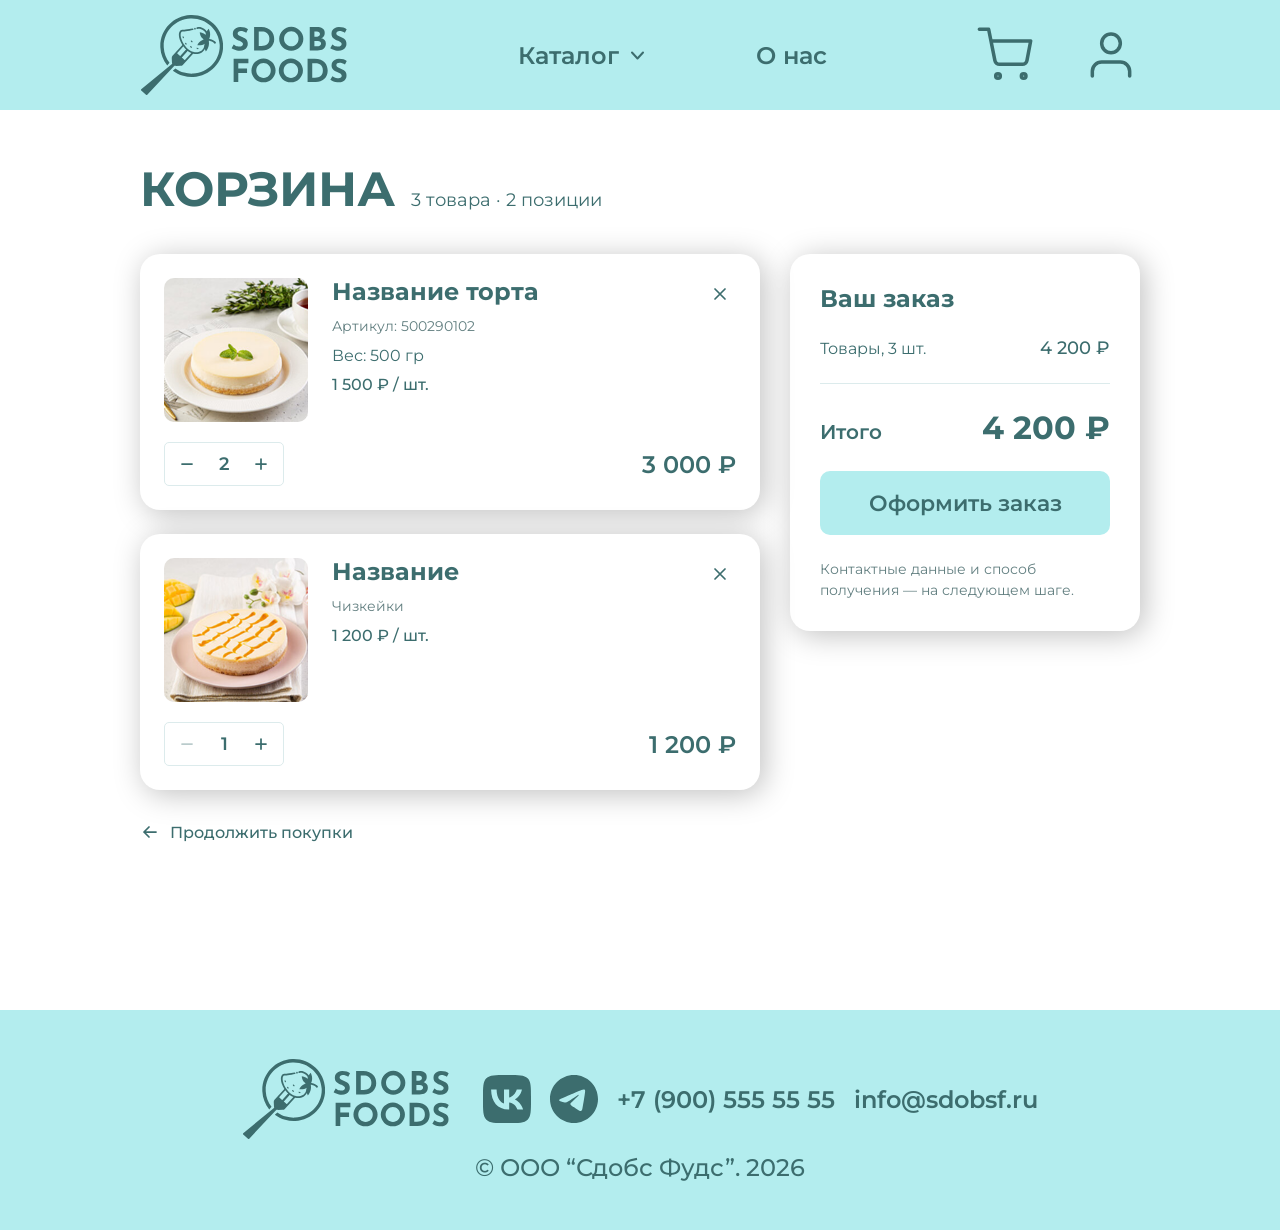
<file: docs/pages/cart.html>
<!DOCTYPE html>
<html lang="ru">

<head>
  <meta charset="utf-8">
  <meta name="viewport" content="width=device-width, initial-scale=1, viewport-fit=cover">
  <meta name="color-scheme" content="only light">
  <title>Корзина — Сдобс Фудс</title>

  <link rel="preconnect" href="https://fonts.googleapis.com">
  <link rel="preconnect" href="https://fonts.gstatic.com" crossorigin>
  <link href="https://fonts.googleapis.com/css2?family=Montserrat:wght@400;500;600;700&display=swap" rel="stylesheet">
  <link rel="stylesheet" href="../css/style.css">
  <script src="../js/main.js" defer type="module"></script>
</head>

<body>

  <!-- Шапка -->
  <header class="header header--static">
    <div class="header__inner">

      <a class="logo" href="../index.html">
        <img src="../img/logo.svg" alt="Сдобс Фудс">
      </a>

      <nav class="nav">
        <div class="dropdown">
          <a class="dropdown__link" href="./catalogue.html">Каталог</a>
          <button class="dropdown__toggle" type="button" aria-expanded="false" aria-controls="catalog-menu" aria-label="Разделы каталога">
            <img src="../img/arrow.svg" width="13" height="9" alt="">
          </button>
          <ul class="dropdown__menu" id="catalog-menu">
            <li><a href="./catalogue.html#cheesecakes">Чизкейки</a></li>
            <li><a href="./catalogue.html#desserts">Десерты</a></li>
            <li><a href="./catalogue.html#cakes">Торты</a></li>
          </ul>
        </div>
        <a href="./about.html">О нас</a>
      </nav>

      <div class="icons">
        <a href="./cart.html" aria-label="Корзина">
          <img src="../img/cart.svg" width="56" height="56" alt="">
        </a>
        <div class="dropdown">
          <button class="dropdown__toggle dropdown__toggle--icon" type="button" aria-expanded="false" aria-controls="profile-menu" aria-label="Профиль">
            <img src="../img/user.svg" width="56" height="56" alt="">
          </button>
          <div class="dropdown__menu dropdown__menu--profile" id="profile-menu">
            <a class="dropdown__action" href="./login.html">Авторизоваться</a>
            <a href="./profile.html">Изменить данные</a>
            <a href="./orders.html">Мои заказы</a>
          </div>
        </div>
      </div>

      <button class="burger" type="button" aria-expanded="false" aria-controls="mobile-menu" aria-label="Открыть меню">
        <img src="../img/burger.svg" alt="">
      </button>

    </div>
    <nav class="mobile-menu" id="mobile-menu" aria-label="Меню сайта">
      <ul class="mobile-menu__list">
        <li>
          <a class="mobile-menu__link" href="./catalogue.html">Каталог</a>
          <ul class="mobile-menu__sub">
            <li><a href="./catalogue.html#cheesecakes">Чизкейки</a></li>
            <li><a href="./catalogue.html#desserts">Десерты</a></li>
            <li><a href="./catalogue.html#cakes">Торты</a></li>
          </ul>
        </li>
        <li><a class="mobile-menu__link" href="./about.html">О нас</a></li>
        <li><a class="mobile-menu__link" href="./cart.html">Корзина</a></li>
        <li>
          <p class="mobile-menu__link">Профиль</p>
          <ul class="mobile-menu__sub">
            <li><a class="mobile-menu__action" href="./login.html">Авторизоваться</a></li>
            <li><a href="./profile.html">Изменить данные</a></li>
            <li><a href="./orders.html">Мои заказы</a></li>
          </ul>
        </li>
      </ul>
    </nav>
  </header>

  <main class="cart-page" data-cart>
    <div class="cart">

      <div class="cart__head">
        <h1 class="cart__title">Корзина</h1>
        <p class="cart__count" data-cart-count>3 товара · 2 позиции</p>
      </div>

      <div class="cart__body">

        <!-- Товары -->
        <div class="cart__list">
          <ul class="cart__items">
        <li class="cart-item" data-price="1500">
          <div class="cart-item__main">
            <img class="cart-item__photo" src="../img/cakes/cake1.png" alt="">
            <div class="cart-item__info">
              <h2 class="cart-item__title">Название торта</h2>
              <p class="cart-item__meta">Артикул: 500290102</p>
          <p class="cart-item__weight">Вес: 500 гр</p>
              <p class="cart-item__price">1 500 ₽ / шт.</p>
            </div>
          </div>

          <div class="cart-item__bottom">
            <div class="cart-item__qty">
              <button class="cart-item__qty-btn" type="button" data-action="decrease" aria-label="Уменьшить количество">
                <img src="../img/minus.svg" alt="">
              </button>
              <span class="cart-item__qty-value" data-qty>2</span>
              <button class="cart-item__qty-btn" type="button" data-action="increase" aria-label="Увеличить количество">
                <img src="../img/plus.svg" alt="">
              </button>
            </div>

            <button class="cart-item__remove" type="button" data-action="remove" aria-label="Удалить товар">
              <img class="cart-item__remove-x" src="../img/close.svg" alt="">
              <img class="cart-item__remove-trash" src="../img/trash.svg" alt="">
            </button>

            <p class="cart-item__total" data-line-total>3 000 ₽</p>
          </div>
        </li>
        <li class="cart-item" data-price="1200">
          <div class="cart-item__main">
            <img class="cart-item__photo" src="../img/cakes/cake2.png" alt="">
            <div class="cart-item__info">
              <h2 class="cart-item__title">Название</h2>
              <p class="cart-item__meta">Чизкейки</p>
              <p class="cart-item__price">1 200 ₽ / шт.</p>
            </div>
          </div>

          <div class="cart-item__bottom">
            <div class="cart-item__qty">
              <button class="cart-item__qty-btn" type="button" data-action="decrease" aria-label="Уменьшить количество">
                <img src="../img/minus.svg" alt="">
              </button>
              <span class="cart-item__qty-value" data-qty>1</span>
              <button class="cart-item__qty-btn" type="button" data-action="increase" aria-label="Увеличить количество">
                <img src="../img/plus.svg" alt="">
              </button>
            </div>

            <button class="cart-item__remove" type="button" data-action="remove" aria-label="Удалить товар">
              <img class="cart-item__remove-x" src="../img/close.svg" alt="">
              <img class="cart-item__remove-trash" src="../img/trash.svg" alt="">
            </button>

            <p class="cart-item__total" data-line-total>1 200 ₽</p>
          </div>
        </li>
          </ul>

          <a class="cart__back" href="./catalogue.html">
            <img src="../img/arrow-left.svg" width="20" height="20" alt="">
            Продолжить покупки
          </a>
        </div>

        <!-- Итог заказа -->
        <aside class="cart-summary">
          <h2 class="cart-summary__title">Ваш заказ</h2>

          <div class="cart-summary__row">
            <p data-cart-units>Товары, 3 шт.</p>
            <p class="cart-summary__sum" data-cart-subtotal>4 200 ₽</p>
          </div>

          <hr class="cart-summary__divider">

          <div class="cart-summary__row cart-summary__row--total">
            <p class="cart-summary__label">Итого</p>
            <p class="cart-summary__total" data-cart-total>4 200 ₽</p>
          </div>

          <button class="cart-summary__submit" type="button">Оформить заказ</button>

          <p class="cart-summary__note">Контактные данные и способ получения — на следующем шаге.</p>
        </aside>

      </div>

      <!-- Пустая корзина -->
      <div class="cart-empty" hidden>
        <p class="cart-empty__text">В корзине пока ничего нет</p>
        <a class="btn" href="./catalogue.html">Перейти в каталог</a>
      </div>

    </div>
  </main>

  <!-- Футер -->
  <footer class="footer">
    <div class="footer__inner">

      <div class="footer__row">
        <a class="logo" href="../index.html">
          <img src="../img/logo.svg" alt="Сдобс Фудс">
        </a>

        <div class="footer__rest">
          <div class="footer__social">
            <a href="#">
              <img src="../img/vk.svg" width="48" height="48" alt="ВКонтакте">
            </a>
            <a href="#">
              <img src="../img/telegram.svg" width="48" height="48" alt="Телеграм">
            </a>
          </div>

          <div class="footer__contacts">
            <a href="tel:+79005555555">+7 (900) 555 55 55</a>
            <a href="mailto:info@sdobsf.ru">info@sdobsf.ru</a>
          </div>
        </div>
      </div>

      <p class="footer__copy">© ООО “Сдобс Фудс”. 2026</p>

    </div>
  </footer>

</body>

</html>
</file>
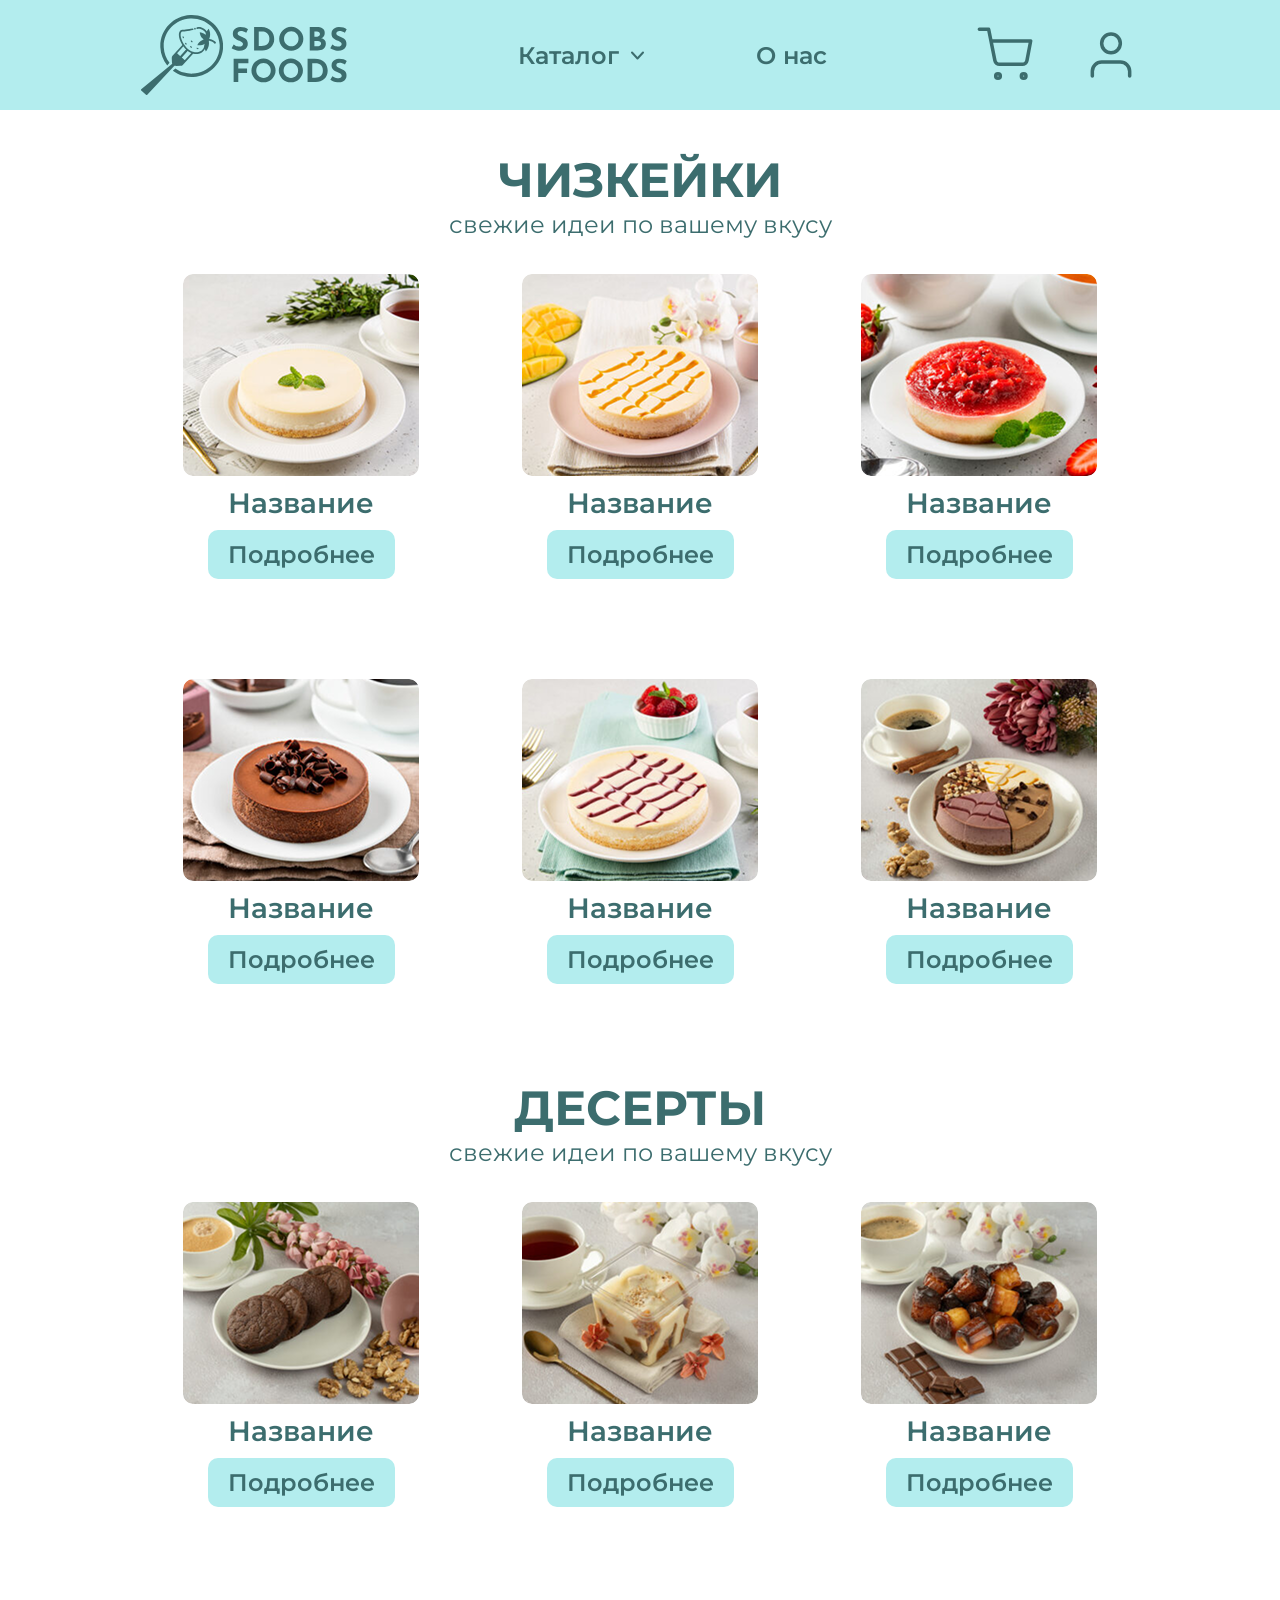
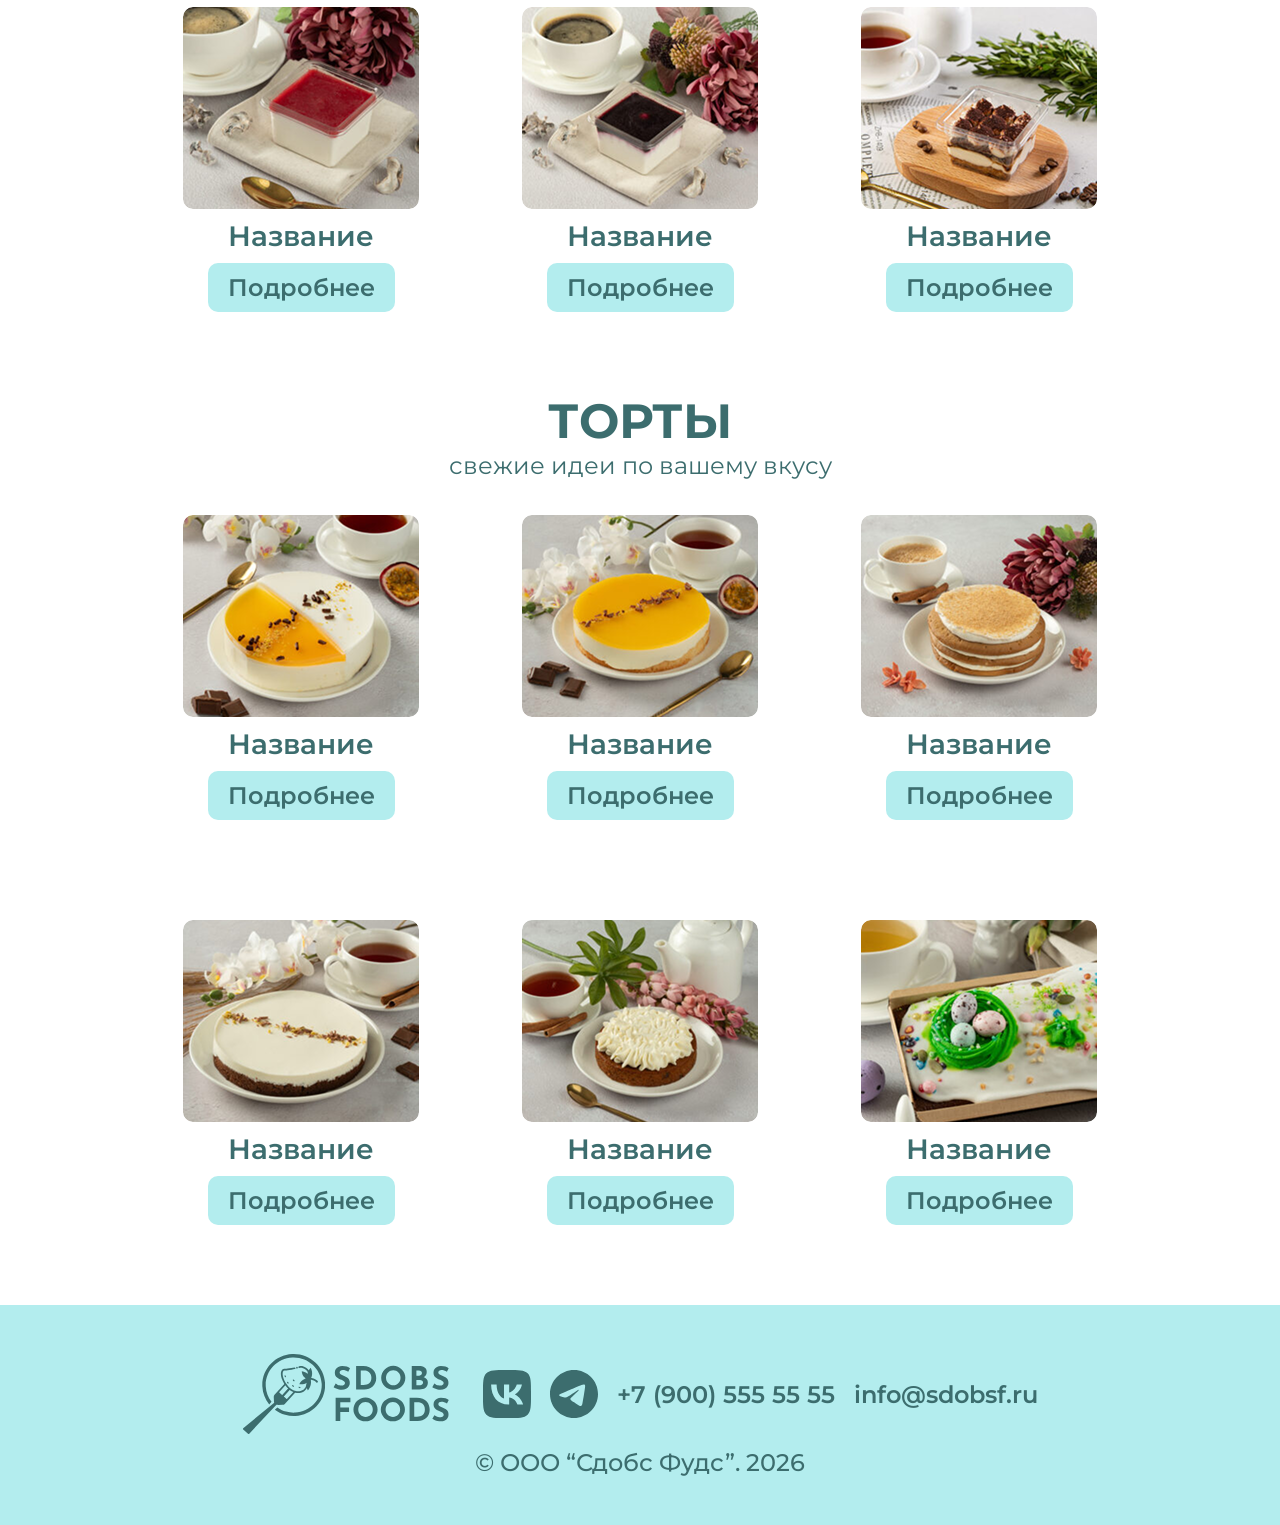
<file: docs/pages/catalogue.html>
<!DOCTYPE html>
<html lang="ru">

<head>
  <meta charset="utf-8">
  <meta name="viewport" content="width=device-width, initial-scale=1, viewport-fit=cover">
  <meta name="color-scheme" content="only light">
  <title>Каталог — Сдобс Фудс</title>

  <link rel="preconnect" href="https://fonts.googleapis.com">
  <link rel="preconnect" href="https://fonts.gstatic.com" crossorigin>
  <link href="https://fonts.googleapis.com/css2?family=Montserrat:wght@400;500;600;700&display=swap" rel="stylesheet">
  <link rel="stylesheet" href="../css/style.css">
  <script src="../js/main.js" defer type="module"></script>
</head>

<body>

  <!-- Шапка -->
  <header class="header header--static">
    <div class="header__inner">

      <a class="logo" href="../index.html">
        <img src="../img/logo.svg" alt="Сдобс Фудс">
      </a>

      <nav class="nav">
        <div class="dropdown">
          <a class="dropdown__link" href="./catalogue.html">Каталог</a>
          <button class="dropdown__toggle" type="button" aria-expanded="false" aria-controls="catalog-menu" aria-label="Разделы каталога">
            <img src="../img/arrow.svg" width="13" height="9" alt="">
          </button>
          <ul class="dropdown__menu" id="catalog-menu">
            <li><a href="./catalogue.html#cheesecakes">Чизкейки</a></li>
            <li><a href="./catalogue.html#desserts">Десерты</a></li>
            <li><a href="./catalogue.html#cakes">Торты</a></li>
          </ul>
        </div>
        <a href="./about.html">О нас</a>
      </nav>

      <div class="icons">
        <a href="./cart.html" aria-label="Корзина">
          <img src="../img/cart.svg" width="56" height="56" alt="">
        </a>
        <div class="dropdown">
          <button class="dropdown__toggle dropdown__toggle--icon" type="button" aria-expanded="false" aria-controls="profile-menu" aria-label="Профиль">
            <img src="../img/user.svg" width="56" height="56" alt="">
          </button>
          <div class="dropdown__menu dropdown__menu--profile" id="profile-menu">
            <a class="dropdown__action" href="./login.html">Авторизоваться</a>
            <a href="./profile.html">Изменить данные</a>
            <a href="./orders.html">Мои заказы</a>
          </div>
        </div>
      </div>

      <button class="burger" type="button" aria-expanded="false" aria-controls="mobile-menu" aria-label="Открыть меню">
        <img src="../img/burger.svg" alt="">
      </button>

    </div>
    <nav class="mobile-menu" id="mobile-menu" aria-label="Меню сайта">
      <ul class="mobile-menu__list">
        <li>
          <a class="mobile-menu__link" href="./catalogue.html">Каталог</a>
          <ul class="mobile-menu__sub">
            <li><a href="./catalogue.html#cheesecakes">Чизкейки</a></li>
            <li><a href="./catalogue.html#desserts">Десерты</a></li>
            <li><a href="./catalogue.html#cakes">Торты</a></li>
          </ul>
        </li>
        <li><a class="mobile-menu__link" href="./about.html">О нас</a></li>
        <li><a class="mobile-menu__link" href="./cart.html">Корзина</a></li>
        <li>
          <p class="mobile-menu__link">Профиль</p>
          <ul class="mobile-menu__sub">
            <li><a class="mobile-menu__action" href="./login.html">Авторизоваться</a></li>
            <li><a href="./profile.html">Изменить данные</a></li>
            <li><a href="./orders.html">Мои заказы</a></li>
          </ul>
        </li>
      </ul>
    </nav>
  </header>

  <main class="catalog-page">

  <!-- Чизкейки -->
  <section class="catalog" id="cheesecakes">
    <div class="catalog__inner">
      <h2 class="catalog__title">чизкейки</h2>
      <p class="catalog__subtitle">свежие идеи по вашему вкусу</p>

      <div class="catalog__grid">
          <div class="card">
            <img src="../img/cakes/cake1.png" alt="">
            <b>Название</b>
            <a class="btn" href="./product.html">Подробнее</a>
          </div>
          <div class="card">
            <img src="../img/cakes/cake2.png" alt="">
            <b>Название</b>
            <a class="btn" href="./product.html">Подробнее</a>
          </div>
          <div class="card">
            <img src="../img/cakes/cake3.png" alt="">
            <b>Название</b>
            <a class="btn" href="./product.html">Подробнее</a>
          </div>
          <div class="card">
            <img src="../img/cakes/cake4.png" alt="">
            <b>Название</b>
            <a class="btn" href="./product.html">Подробнее</a>
          </div>
          <div class="card">
            <img src="../img/cakes/cake5.png" alt="">
            <b>Название</b>
            <a class="btn" href="./product.html">Подробнее</a>
          </div>
          <div class="card">
            <img src="../img/cakes/cake6.png" alt="">
            <b>Название</b>
            <a class="btn" href="./product.html">Подробнее</a>
          </div>
      </div>
    </div>
  </section>

  <!-- Десерты -->
  <section class="catalog" id="desserts">
    <div class="catalog__inner">
      <h2 class="catalog__title">десерты</h2>
      <p class="catalog__subtitle">свежие идеи по вашему вкусу</p>

      <div class="catalog__grid">
          <div class="card">
            <img src="../img/cakes/cake7.png" alt="">
            <b>Название</b>
            <a class="btn" href="./product.html">Подробнее</a>
          </div>
          <div class="card">
            <img src="../img/cakes/cake8.png" alt="">
            <b>Название</b>
            <a class="btn" href="./product.html">Подробнее</a>
          </div>
          <div class="card">
            <img src="../img/cakes/cake9.png" alt="">
            <b>Название</b>
            <a class="btn" href="./product.html">Подробнее</a>
          </div>
          <div class="card">
            <img src="../img/cakes/cake10.png" alt="">
            <b>Название</b>
            <a class="btn" href="./product.html">Подробнее</a>
          </div>
          <div class="card">
            <img src="../img/cakes/cake11.png" alt="">
            <b>Название</b>
            <a class="btn" href="./product.html">Подробнее</a>
          </div>
          <div class="card">
            <img src="../img/cakes/cake12.png" alt="">
            <b>Название</b>
            <a class="btn" href="./product.html">Подробнее</a>
          </div>
      </div>
    </div>
  </section>

  <!-- Торты -->
  <section class="catalog" id="cakes">
    <div class="catalog__inner">
      <h2 class="catalog__title">торты</h2>
      <p class="catalog__subtitle">свежие идеи по вашему вкусу</p>

      <div class="catalog__grid">
          <div class="card">
            <img src="../img/cakes/cake13.png" alt="">
            <b>Название</b>
            <a class="btn" href="./product.html">Подробнее</a>
          </div>
          <div class="card">
            <img src="../img/cakes/cake14.png" alt="">
            <b>Название</b>
            <a class="btn" href="./product.html">Подробнее</a>
          </div>
          <div class="card">
            <img src="../img/cakes/cake15.png" alt="">
            <b>Название</b>
            <a class="btn" href="./product.html">Подробнее</a>
          </div>
          <div class="card">
            <img src="../img/cakes/cake16.png" alt="">
            <b>Название</b>
            <a class="btn" href="./product.html">Подробнее</a>
          </div>
          <div class="card">
            <img src="../img/cakes/cake17.png" alt="">
            <b>Название</b>
            <a class="btn" href="./product.html">Подробнее</a>
          </div>
          <div class="card">
            <img src="../img/cakes/cake18.png" alt="">
            <b>Название</b>
            <a class="btn" href="./product.html">Подробнее</a>
          </div>
      </div>
    </div>
  </section>

  </main>

  <!-- Футер -->
  <footer class="footer">
    <div class="footer__inner">

      <div class="footer__row">
        <a class="logo" href="../index.html">
          <img src="../img/logo.svg" alt="Сдобс Фудс">
        </a>

        <div class="footer__rest">
          <div class="footer__social">
            <a href="#">
              <img src="../img/vk.svg" width="48" height="48" alt="ВКонтакте">
            </a>
            <a href="#">
              <img src="../img/telegram.svg" width="48" height="48" alt="Телеграм">
            </a>
          </div>

          <div class="footer__contacts">
            <a href="tel:+79005555555">+7 (900) 555 55 55</a>
            <a href="mailto:info@sdobsf.ru">info@sdobsf.ru</a>
          </div>
        </div>
      </div>

      <p class="footer__copy">© ООО “Сдобс Фудс”. 2026</p>

    </div>
  </footer>

</body>

</html>
</file>
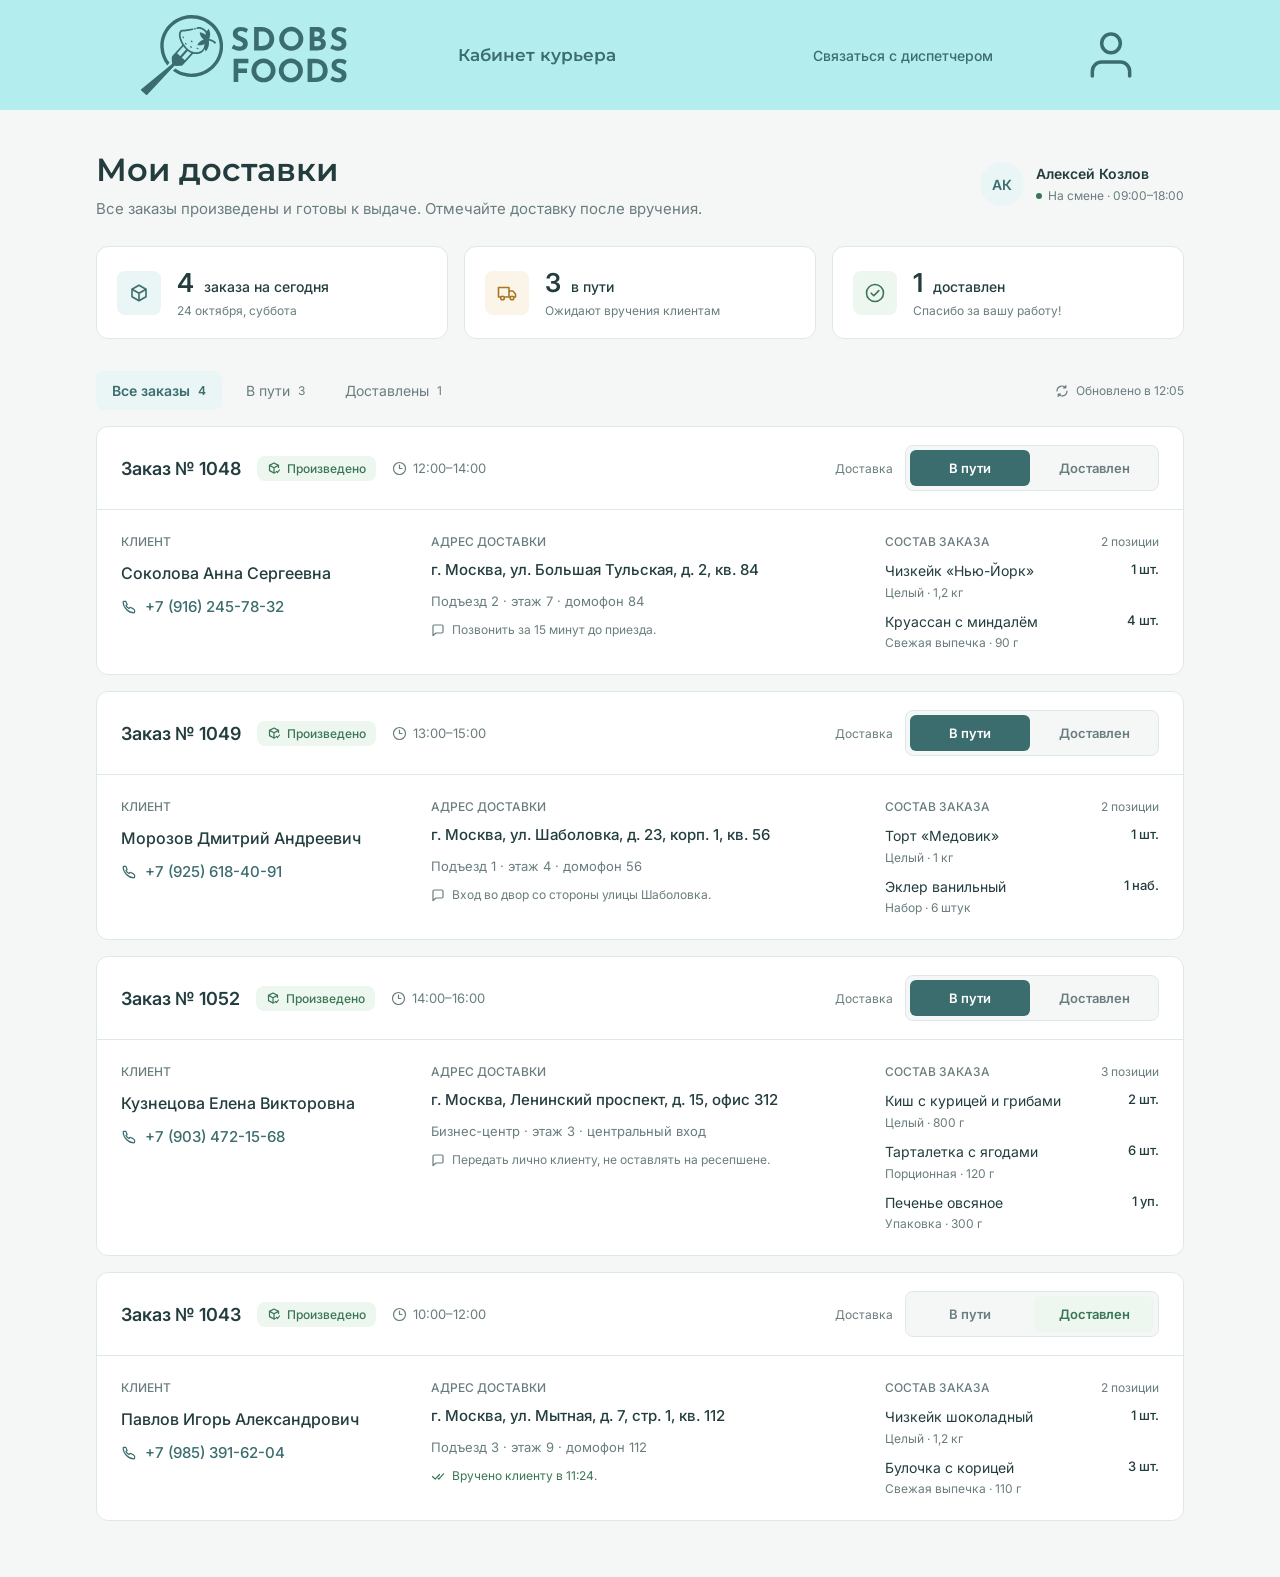
<file: docs/pages/courier.html>
<!DOCTYPE html>
<html lang="ru">

<head>
  <meta charset="utf-8">
  <meta name="viewport" content="width=device-width, initial-scale=1, viewport-fit=cover">
  <meta name="color-scheme" content="only light">
  <title>Кабинет курьера — Сдобс Фудс</title>

  <link rel="preconnect" href="https://fonts.googleapis.com">
  <link rel="preconnect" href="https://fonts.gstatic.com" crossorigin>
  <link href="https://fonts.googleapis.com/css2?family=Montserrat:wght@400;500;600;700&display=swap" rel="stylesheet">
  <link href="https://fonts.googleapis.com/css2?family=Inter:wght@400;500;600&display=swap" rel="stylesheet">
  <link rel="stylesheet" href="../css/style.css">
  <script src="../js/main.js" defer type="module"></script>
</head>

<body class="cr-page">

  <!-- Шапка кабинета курьера -->
  <header class="cr-header">
    <div class="cr-header__inner">
      <a class="logo" href="../index.html">
        <img src="../img/logo.svg" alt="Сдобс Фудс">
      </a>

      <nav class="cr-nav">
        <p class="cr-nav__title">Кабинет курьера</p>
        <a class="cr-nav__link" href="tel:+79005555555">Связаться с диспетчером</a>
      </nav>

      <a class="cr-header__profile" href="./profile.html" aria-label="Профиль курьера">
        <img src="../img/user.svg" width="56" height="56" alt="">
      </a>
    </div>
  </header>

  <main class="cr-main" data-courier>

    <!-- Обзор смены -->
    <section class="cr-overview">
      <div class="cr-heading">
        <div class="cr-heading__text">
          <h1>Мои доставки</h1>
          <p>Все заказы произведены и готовы к выдаче. Отмечайте доставку после вручения.</p>
        </div>

        <div class="cr-courier">
          <span class="cr-courier__avatar">АК</span>
          <div>
            <p class="cr-courier__name">Алексей Козлов</p>
            <p class="cr-courier__shift">
              <span class="cr-courier__dot"></span>
              На смене · 09:00–18:00
            </p>
          </div>
        </div>
      </div>

      <div class="cr-stats">
        <div class="cr-stat">
          <span class="cr-stat__icon cr-stat__icon--mint"><img src="../img/package.svg" width="22" height="22" alt=""></span>
          <div>
            <p class="cr-stat__value"><b data-cr-stat="total">4</b> <span data-cr-caption="total">заказа на сегодня</span></p>
            <p class="cr-stat__hint">24 октября, суббота</p>
          </div>
        </div>
        <div class="cr-stat">
          <span class="cr-stat__icon cr-stat__icon--amber"><img src="../img/truck.svg" width="22" height="22" alt=""></span>
          <div>
            <p class="cr-stat__value"><b data-cr-stat="transit">3</b> <span>в пути</span></p>
            <p class="cr-stat__hint">Ожидают вручения клиентам</p>
          </div>
        </div>
        <div class="cr-stat">
          <span class="cr-stat__icon cr-stat__icon--green"><img src="../img/check-circle.svg" width="22" height="22" alt=""></span>
          <div>
            <p class="cr-stat__value"><b data-cr-stat="delivered">1</b> <span data-cr-caption="delivered">доставлен</span></p>
            <p class="cr-stat__hint">Спасибо за вашу работу!</p>
          </div>
        </div>
      </div>
    </section>

    <!-- Список заказов -->
    <section class="cr-list">
      <div class="cr-filters">
        <div class="cr-tabs" role="group" aria-label="Фильтр доставок">
          <button class="cr-tab is-active" type="button" data-cr-filter="all">Все заказы <span data-cr-filter-count>4</span></button>
          <button class="cr-tab" type="button" data-cr-filter="transit">В пути <span data-cr-filter-count>3</span></button>
          <button class="cr-tab" type="button" data-cr-filter="delivered">Доставлены <span data-cr-filter-count>1</span></button>
        </div>

        <button class="cr-refresh" type="button" data-cr-refresh>
          <img src="../img/refresh.svg" width="14" height="14" alt="">
          <span data-cr-updated>Обновлено в 12:05</span>
        </button>
      </div>

      <article class="cr-card" data-status="transit" data-comment="Позвонить за 15 минут до приезда." data-delivered-text="">
        <div class="cr-card__head">
          <div class="cr-card__info">
            <h2 class="cr-card__number">Заказ № 1048</h2>
            <span class="cr-chip">
              <img src="../img/package-check-green.svg" width="14" height="14" alt="">
              Произведено
            </span>
            <span class="cr-interval">
              <img src="../img/clock-gray.svg" width="15" height="15" alt="">
              12:00–14:00
            </span>
          </div>

          <div class="cr-card__control">
            <span class="cr-card__control-label">Доставка</span>
            <div class="cr-segment" role="radiogroup" aria-label="Статус доставки заказа № 1048">
              <label class="cr-segment__option">
                <input type="radio" name="delivery-1048" value="transit" checked>
                <span class="cr-option cr-option--transit">В пути</span>
              </label>
              <label class="cr-segment__option">
                <input type="radio" name="delivery-1048" value="delivered">
                <span class="cr-option cr-option--done">Доставлен</span>
              </label>
            </div>
          </div>
        </div>

        <div class="cr-card__details">
          <div class="cr-client">
            <p class="cr-label">Клиент</p>
            <p class="cr-client__name">Соколова Анна Сергеевна</p>
            <a class="cr-client__phone" href="tel:+79162457832">
              <img src="../img/phone.svg" width="16" height="16" alt="">
              +7 (916) 245-78-32
            </a>
          </div>

          <div class="cr-address">
            <p class="cr-label">Адрес доставки</p>
            <p class="cr-address__main">г. Москва, ул. Большая Тульская, д. 2, кв. 84</p>
            <p class="cr-address__sub">Подъезд 2 · этаж 7 · домофон 84</p>
            <p class="cr-note">
              <img class="cr-note__icon cr-note__icon--comment" src="../img/message.svg" width="14" height="14" alt="">
              <img class="cr-note__icon cr-note__icon--done" src="../img/check-check.svg" width="14" height="14" alt="">
              <span data-cr-note-text>Позвонить за 15 минут до приезда.</span>
            </p>
          </div>

          <div class="cr-composition">
            <div class="cr-composition__head">
              <p class="cr-label">Состав заказа</p>
              <p class="cr-composition__count">2 позиции</p>
            </div>
                <div class="cr-item">
                  <div>
                    <p class="cr-item__name">Чизкейк «Нью-Йорк»</p>
                    <p class="cr-item__meta">Целый · 1,2 кг</p>
                  </div>
                  <p class="cr-item__qty">1 шт.</p>
                </div>
                <div class="cr-item">
                  <div>
                    <p class="cr-item__name">Круассан с миндалём</p>
                    <p class="cr-item__meta">Свежая выпечка · 90 г</p>
                  </div>
                  <p class="cr-item__qty">4 шт.</p>
                </div>
          </div>
        </div>
      </article>
      <article class="cr-card" data-status="transit" data-comment="Вход во двор со стороны улицы Шаболовка." data-delivered-text="">
        <div class="cr-card__head">
          <div class="cr-card__info">
            <h2 class="cr-card__number">Заказ № 1049</h2>
            <span class="cr-chip">
              <img src="../img/package-check-green.svg" width="14" height="14" alt="">
              Произведено
            </span>
            <span class="cr-interval">
              <img src="../img/clock-gray.svg" width="15" height="15" alt="">
              13:00–15:00
            </span>
          </div>

          <div class="cr-card__control">
            <span class="cr-card__control-label">Доставка</span>
            <div class="cr-segment" role="radiogroup" aria-label="Статус доставки заказа № 1049">
              <label class="cr-segment__option">
                <input type="radio" name="delivery-1049" value="transit" checked>
                <span class="cr-option cr-option--transit">В пути</span>
              </label>
              <label class="cr-segment__option">
                <input type="radio" name="delivery-1049" value="delivered">
                <span class="cr-option cr-option--done">Доставлен</span>
              </label>
            </div>
          </div>
        </div>

        <div class="cr-card__details">
          <div class="cr-client">
            <p class="cr-label">Клиент</p>
            <p class="cr-client__name">Морозов Дмитрий Андреевич</p>
            <a class="cr-client__phone" href="tel:+79256184091">
              <img src="../img/phone.svg" width="16" height="16" alt="">
              +7 (925) 618-40-91
            </a>
          </div>

          <div class="cr-address">
            <p class="cr-label">Адрес доставки</p>
            <p class="cr-address__main">г. Москва, ул. Шаболовка, д. 23, корп. 1, кв. 56</p>
            <p class="cr-address__sub">Подъезд 1 · этаж 4 · домофон 56</p>
            <p class="cr-note">
              <img class="cr-note__icon cr-note__icon--comment" src="../img/message.svg" width="14" height="14" alt="">
              <img class="cr-note__icon cr-note__icon--done" src="../img/check-check.svg" width="14" height="14" alt="">
              <span data-cr-note-text>Вход во двор со стороны улицы Шаболовка.</span>
            </p>
          </div>

          <div class="cr-composition">
            <div class="cr-composition__head">
              <p class="cr-label">Состав заказа</p>
              <p class="cr-composition__count">2 позиции</p>
            </div>
                <div class="cr-item">
                  <div>
                    <p class="cr-item__name">Торт «Медовик»</p>
                    <p class="cr-item__meta">Целый · 1 кг</p>
                  </div>
                  <p class="cr-item__qty">1 шт.</p>
                </div>
                <div class="cr-item">
                  <div>
                    <p class="cr-item__name">Эклер ванильный</p>
                    <p class="cr-item__meta">Набор · 6 штук</p>
                  </div>
                  <p class="cr-item__qty">1 наб.</p>
                </div>
          </div>
        </div>
      </article>
      <article class="cr-card" data-status="transit" data-comment="Передать лично клиенту, не оставлять на ресепшене." data-delivered-text="">
        <div class="cr-card__head">
          <div class="cr-card__info">
            <h2 class="cr-card__number">Заказ № 1052</h2>
            <span class="cr-chip">
              <img src="../img/package-check-green.svg" width="14" height="14" alt="">
              Произведено
            </span>
            <span class="cr-interval">
              <img src="../img/clock-gray.svg" width="15" height="15" alt="">
              14:00–16:00
            </span>
          </div>

          <div class="cr-card__control">
            <span class="cr-card__control-label">Доставка</span>
            <div class="cr-segment" role="radiogroup" aria-label="Статус доставки заказа № 1052">
              <label class="cr-segment__option">
                <input type="radio" name="delivery-1052" value="transit" checked>
                <span class="cr-option cr-option--transit">В пути</span>
              </label>
              <label class="cr-segment__option">
                <input type="radio" name="delivery-1052" value="delivered">
                <span class="cr-option cr-option--done">Доставлен</span>
              </label>
            </div>
          </div>
        </div>

        <div class="cr-card__details">
          <div class="cr-client">
            <p class="cr-label">Клиент</p>
            <p class="cr-client__name">Кузнецова Елена Викторовна</p>
            <a class="cr-client__phone" href="tel:+79034721568">
              <img src="../img/phone.svg" width="16" height="16" alt="">
              +7 (903) 472-15-68
            </a>
          </div>

          <div class="cr-address">
            <p class="cr-label">Адрес доставки</p>
            <p class="cr-address__main">г. Москва, Ленинский проспект, д. 15, офис 312</p>
            <p class="cr-address__sub">Бизнес-центр · этаж 3 · центральный вход</p>
            <p class="cr-note">
              <img class="cr-note__icon cr-note__icon--comment" src="../img/message.svg" width="14" height="14" alt="">
              <img class="cr-note__icon cr-note__icon--done" src="../img/check-check.svg" width="14" height="14" alt="">
              <span data-cr-note-text>Передать лично клиенту, не оставлять на ресепшене.</span>
            </p>
          </div>

          <div class="cr-composition">
            <div class="cr-composition__head">
              <p class="cr-label">Состав заказа</p>
              <p class="cr-composition__count">3 позиции</p>
            </div>
                <div class="cr-item">
                  <div>
                    <p class="cr-item__name">Киш с курицей и грибами</p>
                    <p class="cr-item__meta">Целый · 800 г</p>
                  </div>
                  <p class="cr-item__qty">2 шт.</p>
                </div>
                <div class="cr-item">
                  <div>
                    <p class="cr-item__name">Тарталетка с ягодами</p>
                    <p class="cr-item__meta">Порционная · 120 г</p>
                  </div>
                  <p class="cr-item__qty">6 шт.</p>
                </div>
                <div class="cr-item">
                  <div>
                    <p class="cr-item__name">Печенье овсяное</p>
                    <p class="cr-item__meta">Упаковка · 300 г</p>
                  </div>
                  <p class="cr-item__qty">1 уп.</p>
                </div>
          </div>
        </div>
      </article>
      <article class="cr-card" data-status="delivered" data-comment="" data-delivered-text="Вручено клиенту в 11:24.">
        <div class="cr-card__head">
          <div class="cr-card__info">
            <h2 class="cr-card__number">Заказ № 1043</h2>
            <span class="cr-chip">
              <img src="../img/package-check-green.svg" width="14" height="14" alt="">
              Произведено
            </span>
            <span class="cr-interval">
              <img src="../img/clock-gray.svg" width="15" height="15" alt="">
              10:00–12:00
            </span>
          </div>

          <div class="cr-card__control">
            <span class="cr-card__control-label">Доставка</span>
            <div class="cr-segment" role="radiogroup" aria-label="Статус доставки заказа № 1043">
              <label class="cr-segment__option">
                <input type="radio" name="delivery-1043" value="transit">
                <span class="cr-option cr-option--transit">В пути</span>
              </label>
              <label class="cr-segment__option">
                <input type="radio" name="delivery-1043" value="delivered" checked>
                <span class="cr-option cr-option--done">Доставлен</span>
              </label>
            </div>
          </div>
        </div>

        <div class="cr-card__details">
          <div class="cr-client">
            <p class="cr-label">Клиент</p>
            <p class="cr-client__name">Павлов Игорь Александрович</p>
            <a class="cr-client__phone" href="tel:+79853916204">
              <img src="../img/phone.svg" width="16" height="16" alt="">
              +7 (985) 391-62-04
            </a>
          </div>

          <div class="cr-address">
            <p class="cr-label">Адрес доставки</p>
            <p class="cr-address__main">г. Москва, ул. Мытная, д. 7, стр. 1, кв. 112</p>
            <p class="cr-address__sub">Подъезд 3 · этаж 9 · домофон 112</p>
            <p class="cr-note is-done">
              <img class="cr-note__icon cr-note__icon--comment" src="../img/message.svg" width="14" height="14" alt="">
              <img class="cr-note__icon cr-note__icon--done" src="../img/check-check.svg" width="14" height="14" alt="">
              <span data-cr-note-text>Вручено клиенту в 11:24.</span>
            </p>
          </div>

          <div class="cr-composition">
            <div class="cr-composition__head">
              <p class="cr-label">Состав заказа</p>
              <p class="cr-composition__count">2 позиции</p>
            </div>
                <div class="cr-item">
                  <div>
                    <p class="cr-item__name">Чизкейк шоколадный</p>
                    <p class="cr-item__meta">Целый · 1,2 кг</p>
                  </div>
                  <p class="cr-item__qty">1 шт.</p>
                </div>
                <div class="cr-item">
                  <div>
                    <p class="cr-item__name">Булочка с корицей</p>
                    <p class="cr-item__meta">Свежая выпечка · 110 г</p>
                  </div>
                  <p class="cr-item__qty">3 шт.</p>
                </div>
          </div>
        </div>
      </article>

      <p class="cr-empty" hidden>В этой категории пока нет заказов</p>
    </section>

  </main>

</body>

</html>
</file>
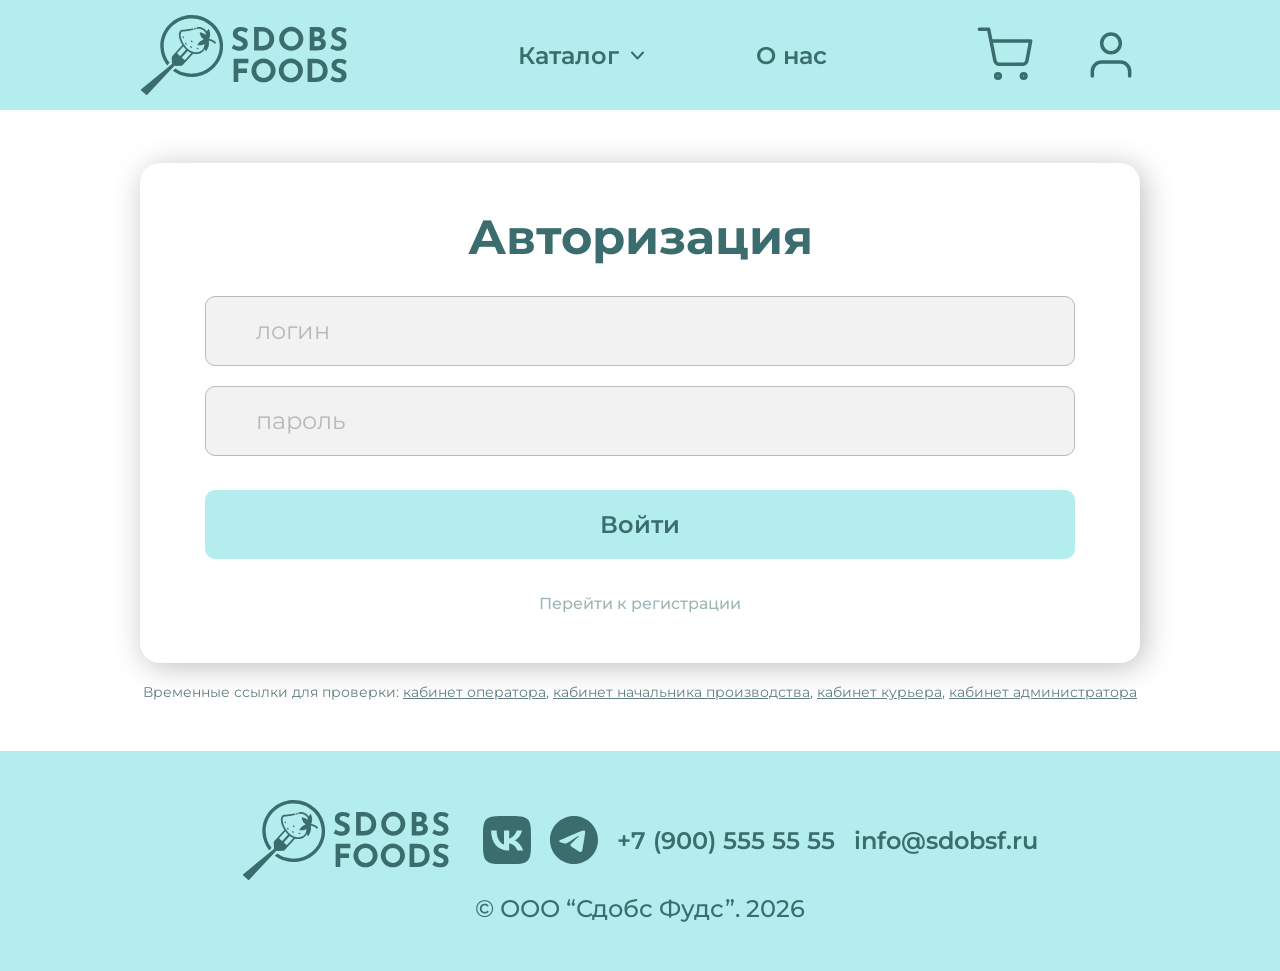
<file: docs/pages/login.html>
<!DOCTYPE html>
<html lang="ru">

<head>
  <meta charset="utf-8">
  <meta name="viewport" content="width=device-width, initial-scale=1, viewport-fit=cover">
  <meta name="color-scheme" content="only light">
  <title>Авторизация — Сдобс Фудс</title>

  <link rel="preconnect" href="https://fonts.googleapis.com">
  <link rel="preconnect" href="https://fonts.gstatic.com" crossorigin>
  <link href="https://fonts.googleapis.com/css2?family=Montserrat:wght@400;500;600;700&display=swap" rel="stylesheet">
  <link rel="stylesheet" href="../css/style.css">
  <script src="../js/main.js" defer type="module"></script>
</head>

<body>

  <!-- Шапка -->
  <header class="header header--static">
    <div class="header__inner">

      <a class="logo" href="../index.html">
        <img src="../img/logo.svg" alt="Сдобс Фудс">
      </a>

      <nav class="nav">
        <div class="dropdown">
          <a class="dropdown__link" href="./catalogue.html">Каталог</a>
          <button class="dropdown__toggle" type="button" aria-expanded="false" aria-controls="catalog-menu" aria-label="Разделы каталога">
            <img src="../img/arrow.svg" width="13" height="9" alt="">
          </button>
          <ul class="dropdown__menu" id="catalog-menu">
            <li><a href="./catalogue.html#cheesecakes">Чизкейки</a></li>
            <li><a href="./catalogue.html#desserts">Десерты</a></li>
            <li><a href="./catalogue.html#cakes">Торты</a></li>
          </ul>
        </div>
        <a href="./about.html">О нас</a>
      </nav>

      <div class="icons">
        <a href="./cart.html" aria-label="Корзина">
          <img src="../img/cart.svg" width="56" height="56" alt="">
        </a>
        <div class="dropdown">
          <button class="dropdown__toggle dropdown__toggle--icon" type="button" aria-expanded="false" aria-controls="profile-menu" aria-label="Профиль">
            <img src="../img/user.svg" width="56" height="56" alt="">
          </button>
          <div class="dropdown__menu dropdown__menu--profile" id="profile-menu">
            <a class="dropdown__action" href="./login.html">Авторизоваться</a>
            <a href="./profile.html">Изменить данные</a>
            <a href="./orders.html">Мои заказы</a>
          </div>
        </div>
      </div>

      <button class="burger" type="button" aria-expanded="false" aria-controls="mobile-menu" aria-label="Открыть меню">
        <img src="../img/burger.svg" alt="">
      </button>

    </div>
    <nav class="mobile-menu" id="mobile-menu" aria-label="Меню сайта">
      <ul class="mobile-menu__list">
        <li>
          <a class="mobile-menu__link" href="./catalogue.html">Каталог</a>
          <ul class="mobile-menu__sub">
            <li><a href="./catalogue.html#cheesecakes">Чизкейки</a></li>
            <li><a href="./catalogue.html#desserts">Десерты</a></li>
            <li><a href="./catalogue.html#cakes">Торты</a></li>
          </ul>
        </li>
        <li><a class="mobile-menu__link" href="./about.html">О нас</a></li>
        <li><a class="mobile-menu__link" href="./cart.html">Корзина</a></li>
        <li>
          <p class="mobile-menu__link">Профиль</p>
          <ul class="mobile-menu__sub">
            <li><a class="mobile-menu__action" href="./login.html">Авторизоваться</a></li>
            <li><a href="./profile.html">Изменить данные</a></li>
            <li><a href="./orders.html">Мои заказы</a></li>
          </ul>
        </li>
      </ul>
    </nav>
  </header>

  <main class="auth-page">

    <!-- Авторизация -->
    <form class="auth-card auth-card--login" id="login" data-auth-form="login">
      <h1 class="auth-card__title">Авторизация</h1>

      <div class="auth-card__fields">
        <input class="field" type="text" name="login" placeholder="логин" autocomplete="username" required>
        <input class="field" type="password" name="password" placeholder="пароль" autocomplete="current-password" required>
      </div>

      <button class="auth-card__submit" type="submit">Войти</button>
      <a class="auth-card__switch" href="#register">Перейти к регистрации</a>
    </form>

    <p class="auth-note" data-auth-form="login">
      Временные ссылки для проверки:
      <a href="./operator.html">кабинет оператора</a>,
      <a href="./production.html">кабинет начальника производства</a>,
      <a href="./courier.html">кабинет курьера</a>,
      <a href="./admin.html">кабинет администратора</a>
    </p>

    <!-- Регистрация -->
    <form class="auth-card" id="register" data-auth-form="register" hidden>
      <h1 class="auth-card__title">Регистрация</h1>

      <div class="auth-card__fields">
        <input class="field" type="email" name="email" placeholder="электронная почта" autocomplete="email" required>
        <input class="field" type="tel" name="phone" placeholder="номер телефона" autocomplete="tel" required>
        <input class="field" type="password" name="password" placeholder="пароль" autocomplete="new-password" required>
        <input class="field" type="password" name="confirm" placeholder="подтверждение пароля" autocomplete="new-password" required>
        <input class="field" type="text" name="address" placeholder="адрес доставки" autocomplete="street-address" required>
      </div>

      <button class="auth-card__submit" type="submit">Зарегистрироваться</button>
      <a class="auth-card__switch" href="#login">Перейти к авторизации</a>
    </form>

  </main>

  <!-- Футер -->
  <footer class="footer">
    <div class="footer__inner">

      <div class="footer__row">
        <a class="logo" href="../index.html">
          <img src="../img/logo.svg" alt="Сдобс Фудс">
        </a>

        <div class="footer__rest">
          <div class="footer__social">
            <a href="#">
              <img src="../img/vk.svg" width="48" height="48" alt="ВКонтакте">
            </a>
            <a href="#">
              <img src="../img/telegram.svg" width="48" height="48" alt="Телеграм">
            </a>
          </div>

          <div class="footer__contacts">
            <a href="tel:+79005555555">+7 (900) 555 55 55</a>
            <a href="mailto:info@sdobsf.ru">info@sdobsf.ru</a>
          </div>
        </div>
      </div>

      <p class="footer__copy">© ООО “Сдобс Фудс”. 2026</p>

    </div>
  </footer>

</body>

</html>
</file>
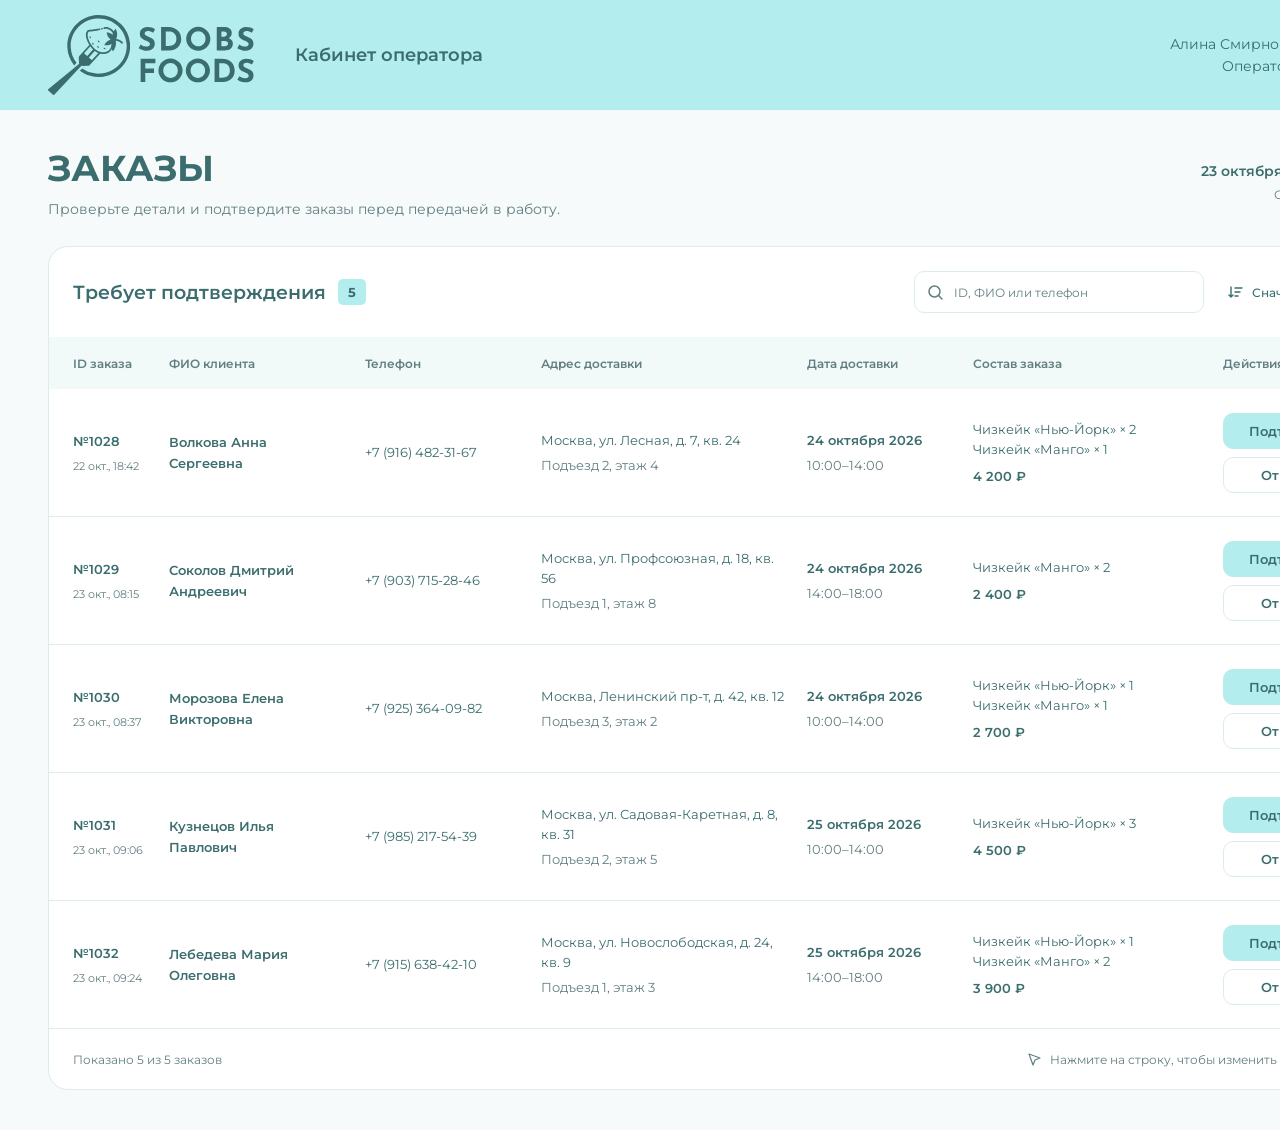
<file: docs/pages/operator.html>
<!DOCTYPE html>
<html lang="ru">

<head>
  <meta charset="utf-8">
  <meta name="viewport" content="width=device-width, initial-scale=1, viewport-fit=cover">
  <meta name="color-scheme" content="only light">
  <title>Кабинет оператора — Сдобс Фудс</title>

  <link rel="preconnect" href="https://fonts.googleapis.com">
  <link rel="preconnect" href="https://fonts.gstatic.com" crossorigin>
  <link href="https://fonts.googleapis.com/css2?family=Montserrat:wght@400;500;600;700&display=swap" rel="stylesheet">
  <link rel="stylesheet" href="../css/style.css">
  <script src="../js/main.js" defer type="module"></script>
</head>

<body class="operator">

  <!-- Шапка кабинета оператора -->
  <header class="op-header">
    <div class="op-header__inner">
      <a class="logo" href="../index.html">
        <img src="../img/logo.svg" alt="Сдобс Фудс">
      </a>

      <div class="op-header__workspace">
        <p class="op-header__title">Кабинет оператора</p>
        <div class="op-header__user">
          <p>Алина Смирнова</p>
          <p>Оператор</p>
        </div>
      </div>

      <a class="op-header__profile" href="./profile.html" aria-label="Профиль оператора">
        <img src="../img/user.svg" width="56" height="56" alt="">
      </a>
    </div>
  </header>

  <main class="op-main" data-operator>

    <div class="op-page-head">
      <div class="op-page-head__title">
        <h1>Заказы</h1>
        <p>Проверьте детали и подтвердите заказы перед передачей в работу.</p>
      </div>
      <div class="op-page-head__date">
        <p>23 октября 2026, пятница</p>
        <p>Обновлено в 09:30</p>
      </div>
    </div>

    <!-- Очередь подтверждения -->
    <section class="op-card">
      <div class="op-card__panel">
        <div class="op-card__queue">
          <h2>Требует подтверждения</h2>
          <span class="op-badge" data-op-count>5</span>
        </div>

        <div class="op-card__tools">
          <label class="op-search">
            <img src="../img/search.svg" width="17" height="17" alt="">
            <input type="search" placeholder="ID, ФИО или телефон" data-op-search aria-label="Поиск заказа">
          </label>
          <button class="op-sort" type="button" data-op-sort>
            <img src="../img/sort.svg" width="16" height="16" alt="">
            <span data-op-sort-label>Сначала ранние</span>
          </button>
        </div>
      </div>

      <div class="op-table__head">
        <p>ID заказа</p>
        <p>ФИО клиента</p>
        <p>Телефон</p>
        <p>Адрес доставки</p>
        <p>Дата доставки</p>
        <p>Состав заказа</p>
        <p>Действия</p>
      </div>

      <ul class="op-table__body">
        <li class="op-row" tabindex="0" data-id="1028" data-created="2026-10-22T18:42" data-name="Волкова Анна Сергеевна" data-phone="+7 (916) 482-31-67"
            data-address="Москва, ул. Лесная, д. 7, кв. 24" data-note="Подъезд 2, этаж 4" data-date="2026-10-24" data-time="10:00–14:00" data-comment=""
            data-items='[{"name": "Чизкейк «Нью-Йорк»", "qty": 2, "price": 1500, "img": "cake1.png"}, {"name": "Чизкейк «Манго»", "qty": 1, "price": 1200, "img": "cake2.png"}]'>
          <div class="op-cell op-cell--id">
            <p class="op-strong">№1028</p>
            <p class="op-muted op-small">22 окт., 18:42</p>
          </div>
          <div class="op-cell">
            <p class="op-strong">Волкова Анна<br>Сергеевна</p>
          </div>
          <div class="op-cell">
            <p>+7 (916) 482-31-67</p>
          </div>
          <div class="op-cell op-cell--stack">
            <p data-field="address">Москва, ул. Лесная, д. 7, кв. 24</p>
            <p class="op-muted" data-field="note">Подъезд 2, этаж 4</p>
          </div>
          <div class="op-cell op-cell--stack">
            <p class="op-strong" data-field="date">24 октября 2026</p>
            <p class="op-muted" data-field="time">10:00–14:00</p>
          </div>
          <div class="op-cell op-cell--composition">
            <div>
              <p>Чизкейк «Нью-Йорк» × 2</p>
              <p>Чизкейк «Манго» × 1</p>
            </div>
            <p class="op-strong">4 200 ₽</p>
          </div>
          <div class="op-cell op-cell--actions">
            <button class="op-btn op-btn--primary" type="button" data-op-action="confirm">Подтвердить</button>
            <button class="op-btn" type="button" data-op-action="cancel">Отменить</button>
          </div>
        </li>
        <li class="op-row" tabindex="0" data-id="1029" data-created="2026-10-23T08:15" data-name="Соколов Дмитрий Андреевич" data-phone="+7 (903) 715-28-46"
            data-address="Москва, ул. Профсоюзная, д. 18, кв. 56" data-note="Подъезд 1, этаж 8" data-date="2026-10-24" data-time="14:00–18:00" data-comment=""
            data-items='[{"name": "Чизкейк «Манго»", "qty": 2, "price": 1200, "img": "cake2.png"}]'>
          <div class="op-cell op-cell--id">
            <p class="op-strong">№1029</p>
            <p class="op-muted op-small">23 окт., 08:15</p>
          </div>
          <div class="op-cell">
            <p class="op-strong">Соколов Дмитрий<br>Андреевич</p>
          </div>
          <div class="op-cell">
            <p>+7 (903) 715-28-46</p>
          </div>
          <div class="op-cell op-cell--stack">
            <p data-field="address">Москва, ул. Профсоюзная, д. 18, кв. 56</p>
            <p class="op-muted" data-field="note">Подъезд 1, этаж 8</p>
          </div>
          <div class="op-cell op-cell--stack">
            <p class="op-strong" data-field="date">24 октября 2026</p>
            <p class="op-muted" data-field="time">14:00–18:00</p>
          </div>
          <div class="op-cell op-cell--composition">
            <div>
              <p>Чизкейк «Манго» × 2</p>
            </div>
            <p class="op-strong">2 400 ₽</p>
          </div>
          <div class="op-cell op-cell--actions">
            <button class="op-btn op-btn--primary" type="button" data-op-action="confirm">Подтвердить</button>
            <button class="op-btn" type="button" data-op-action="cancel">Отменить</button>
          </div>
        </li>
        <li class="op-row" tabindex="0" data-id="1030" data-created="2026-10-23T08:37" data-name="Морозова Елена Викторовна" data-phone="+7 (925) 364-09-82"
            data-address="Москва, Ленинский пр-т, д. 42, кв. 12" data-note="Подъезд 3, этаж 2" data-date="2026-10-24" data-time="10:00–14:00" data-comment=""
            data-items='[{"name": "Чизкейк «Нью-Йорк»", "qty": 1, "price": 1500, "img": "cake1.png"}, {"name": "Чизкейк «Манго»", "qty": 1, "price": 1200, "img": "cake2.png"}]'>
          <div class="op-cell op-cell--id">
            <p class="op-strong">№1030</p>
            <p class="op-muted op-small">23 окт., 08:37</p>
          </div>
          <div class="op-cell">
            <p class="op-strong">Морозова Елена<br>Викторовна</p>
          </div>
          <div class="op-cell">
            <p>+7 (925) 364-09-82</p>
          </div>
          <div class="op-cell op-cell--stack">
            <p data-field="address">Москва, Ленинский пр-т, д. 42, кв. 12</p>
            <p class="op-muted" data-field="note">Подъезд 3, этаж 2</p>
          </div>
          <div class="op-cell op-cell--stack">
            <p class="op-strong" data-field="date">24 октября 2026</p>
            <p class="op-muted" data-field="time">10:00–14:00</p>
          </div>
          <div class="op-cell op-cell--composition">
            <div>
              <p>Чизкейк «Нью-Йорк» × 1</p>
              <p>Чизкейк «Манго» × 1</p>
            </div>
            <p class="op-strong">2 700 ₽</p>
          </div>
          <div class="op-cell op-cell--actions">
            <button class="op-btn op-btn--primary" type="button" data-op-action="confirm">Подтвердить</button>
            <button class="op-btn" type="button" data-op-action="cancel">Отменить</button>
          </div>
        </li>
        <li class="op-row" tabindex="0" data-id="1031" data-created="2026-10-23T09:06" data-name="Кузнецов Илья Павлович" data-phone="+7 (985) 217-54-39"
            data-address="Москва, ул. Садовая-Каретная, д. 8, кв. 31" data-note="Подъезд 2, этаж 5" data-date="2026-10-25" data-time="10:00–14:00" data-comment=""
            data-items='[{"name": "Чизкейк «Нью-Йорк»", "qty": 3, "price": 1500, "img": "cake1.png"}]'>
          <div class="op-cell op-cell--id">
            <p class="op-strong">№1031</p>
            <p class="op-muted op-small">23 окт., 09:06</p>
          </div>
          <div class="op-cell">
            <p class="op-strong">Кузнецов Илья<br>Павлович</p>
          </div>
          <div class="op-cell">
            <p>+7 (985) 217-54-39</p>
          </div>
          <div class="op-cell op-cell--stack">
            <p data-field="address">Москва, ул. Садовая-Каретная, д. 8, кв. 31</p>
            <p class="op-muted" data-field="note">Подъезд 2, этаж 5</p>
          </div>
          <div class="op-cell op-cell--stack">
            <p class="op-strong" data-field="date">25 октября 2026</p>
            <p class="op-muted" data-field="time">10:00–14:00</p>
          </div>
          <div class="op-cell op-cell--composition">
            <div>
              <p>Чизкейк «Нью-Йорк» × 3</p>
            </div>
            <p class="op-strong">4 500 ₽</p>
          </div>
          <div class="op-cell op-cell--actions">
            <button class="op-btn op-btn--primary" type="button" data-op-action="confirm">Подтвердить</button>
            <button class="op-btn" type="button" data-op-action="cancel">Отменить</button>
          </div>
        </li>
        <li class="op-row" tabindex="0" data-id="1032" data-created="2026-10-23T09:24" data-name="Лебедева Мария Олеговна" data-phone="+7 (915) 638-42-10"
            data-address="Москва, ул. Новослободская, д. 24, кв. 9" data-note="Подъезд 1, этаж 3" data-date="2026-10-25" data-time="14:00–18:00" data-comment=""
            data-items='[{"name": "Чизкейк «Нью-Йорк»", "qty": 1, "price": 1500, "img": "cake1.png"}, {"name": "Чизкейк «Манго»", "qty": 2, "price": 1200, "img": "cake2.png"}]'>
          <div class="op-cell op-cell--id">
            <p class="op-strong">№1032</p>
            <p class="op-muted op-small">23 окт., 09:24</p>
          </div>
          <div class="op-cell">
            <p class="op-strong">Лебедева Мария<br>Олеговна</p>
          </div>
          <div class="op-cell">
            <p>+7 (915) 638-42-10</p>
          </div>
          <div class="op-cell op-cell--stack">
            <p data-field="address">Москва, ул. Новослободская, д. 24, кв. 9</p>
            <p class="op-muted" data-field="note">Подъезд 1, этаж 3</p>
          </div>
          <div class="op-cell op-cell--stack">
            <p class="op-strong" data-field="date">25 октября 2026</p>
            <p class="op-muted" data-field="time">14:00–18:00</p>
          </div>
          <div class="op-cell op-cell--composition">
            <div>
              <p>Чизкейк «Нью-Йорк» × 1</p>
              <p>Чизкейк «Манго» × 2</p>
            </div>
            <p class="op-strong">3 900 ₽</p>
          </div>
          <div class="op-cell op-cell--actions">
            <button class="op-btn op-btn--primary" type="button" data-op-action="confirm">Подтвердить</button>
            <button class="op-btn" type="button" data-op-action="cancel">Отменить</button>
          </div>
        </li>
      </ul>

      <p class="op-table__empty" hidden>Заказы не найдены</p>

      <div class="op-table__info">
        <p data-op-shown>Показано 5 из 5 заказов</p>
        <p class="op-table__hint">
          <img src="../img/pointer.svg" width="15" height="15" alt="">
          Нажмите на строку, чтобы изменить детали заказа
        </p>
      </div>
    </section>

    <!-- Карточка редактирования заказа -->
    <div class="op-modal" data-op-modal hidden>
      <div class="op-overlay"></div>

      <form class="op-drawer" role="dialog" aria-modal="true" aria-labelledby="op-drawer-title" novalidate>
        <div class="op-drawer__head">
          <div>
            <p class="op-drawer__title" id="op-drawer-title" data-op="title">Заказ №1028</p>
            <p class="op-drawer__created" data-op="created"></p>
          </div>
          <button class="op-drawer__close" type="button" data-op-close aria-label="Закрыть карточку">
            <img src="../img/close.svg" width="18" height="18" alt="">
          </button>
        </div>

        <span class="op-status">Требует подтверждения</span>

        <div class="op-contacts">
          <div>
            <p class="op-contacts__name" data-op="name"></p>
            <p data-op="phone"></p>
          </div>
          <img src="../img/phone.svg" width="20" height="20" alt="">
        </div>

        <section class="op-composition">
          <div class="op-composition__head">
            <p class="op-section-title">Состав заказа</p>
            <p class="op-muted op-small" data-op="summary"></p>
          </div>
          <div class="op-composition__items" data-op="items"></div>
          <div class="op-composition__total">
            <p>Доставка бесплатно</p>
            <p data-op="total"></p>
          </div>
        </section>

        <hr class="op-divider">

        <section class="op-delivery">
          <p class="op-section-title">Доставка курьером</p>

          <label class="op-label">
            Адрес доставки
            <textarea class="op-field op-field--tall" data-op="address" required></textarea>
          </label>

          <div class="op-delivery__row">
            <label class="op-label">
              Дата доставки
              <input class="op-field" type="date" data-op="date" required>
            </label>
            <label class="op-label">
              Время доставки
              <select class="op-field" data-op="time">
                <option value="10:00–14:00">10:00–14:00</option>
                <option value="14:00–18:00">14:00–18:00</option>
                <option value="18:00–22:00">18:00–22:00</option>
              </select>
            </label>
          </div>

          <label class="op-label">
            Комментарий оператора
            <textarea class="op-field op-field--tall" data-op="comment" placeholder="Добавьте детали для команды доставки"></textarea>
          </label>
        </section>

        <fieldset class="op-final">
          <legend class="op-label">Итоговый статус</legend>

          <div class="op-final__options">
            <label class="op-option">
              <input class="op-radio" type="radio" name="status" value="confirmed" checked>
              Подтверждён
            </label>
            <label class="op-option">
              <input class="op-radio" type="radio" name="status" value="cancelled">
              Отменён
            </label>
          </div>

          <label class="op-keep">
            <input class="op-radio" type="radio" name="status" value="pending">
            Оставить «Требует подтверждения»
          </label>

          <p class="op-muted op-note">Статус изменится только после сохранения.</p>
        </fieldset>

        <div class="op-drawer__actions">
          <hr class="op-divider">
          <div class="op-drawer__buttons">
            <button class="op-btn op-btn--primary op-btn--large" type="submit">Сохранить изменения</button>
            <button class="op-btn op-btn--large" type="button" data-op-close>Отмена</button>
          </div>
        </div>
      </form>
    </div>

  </main>

</body>

</html>
</file>
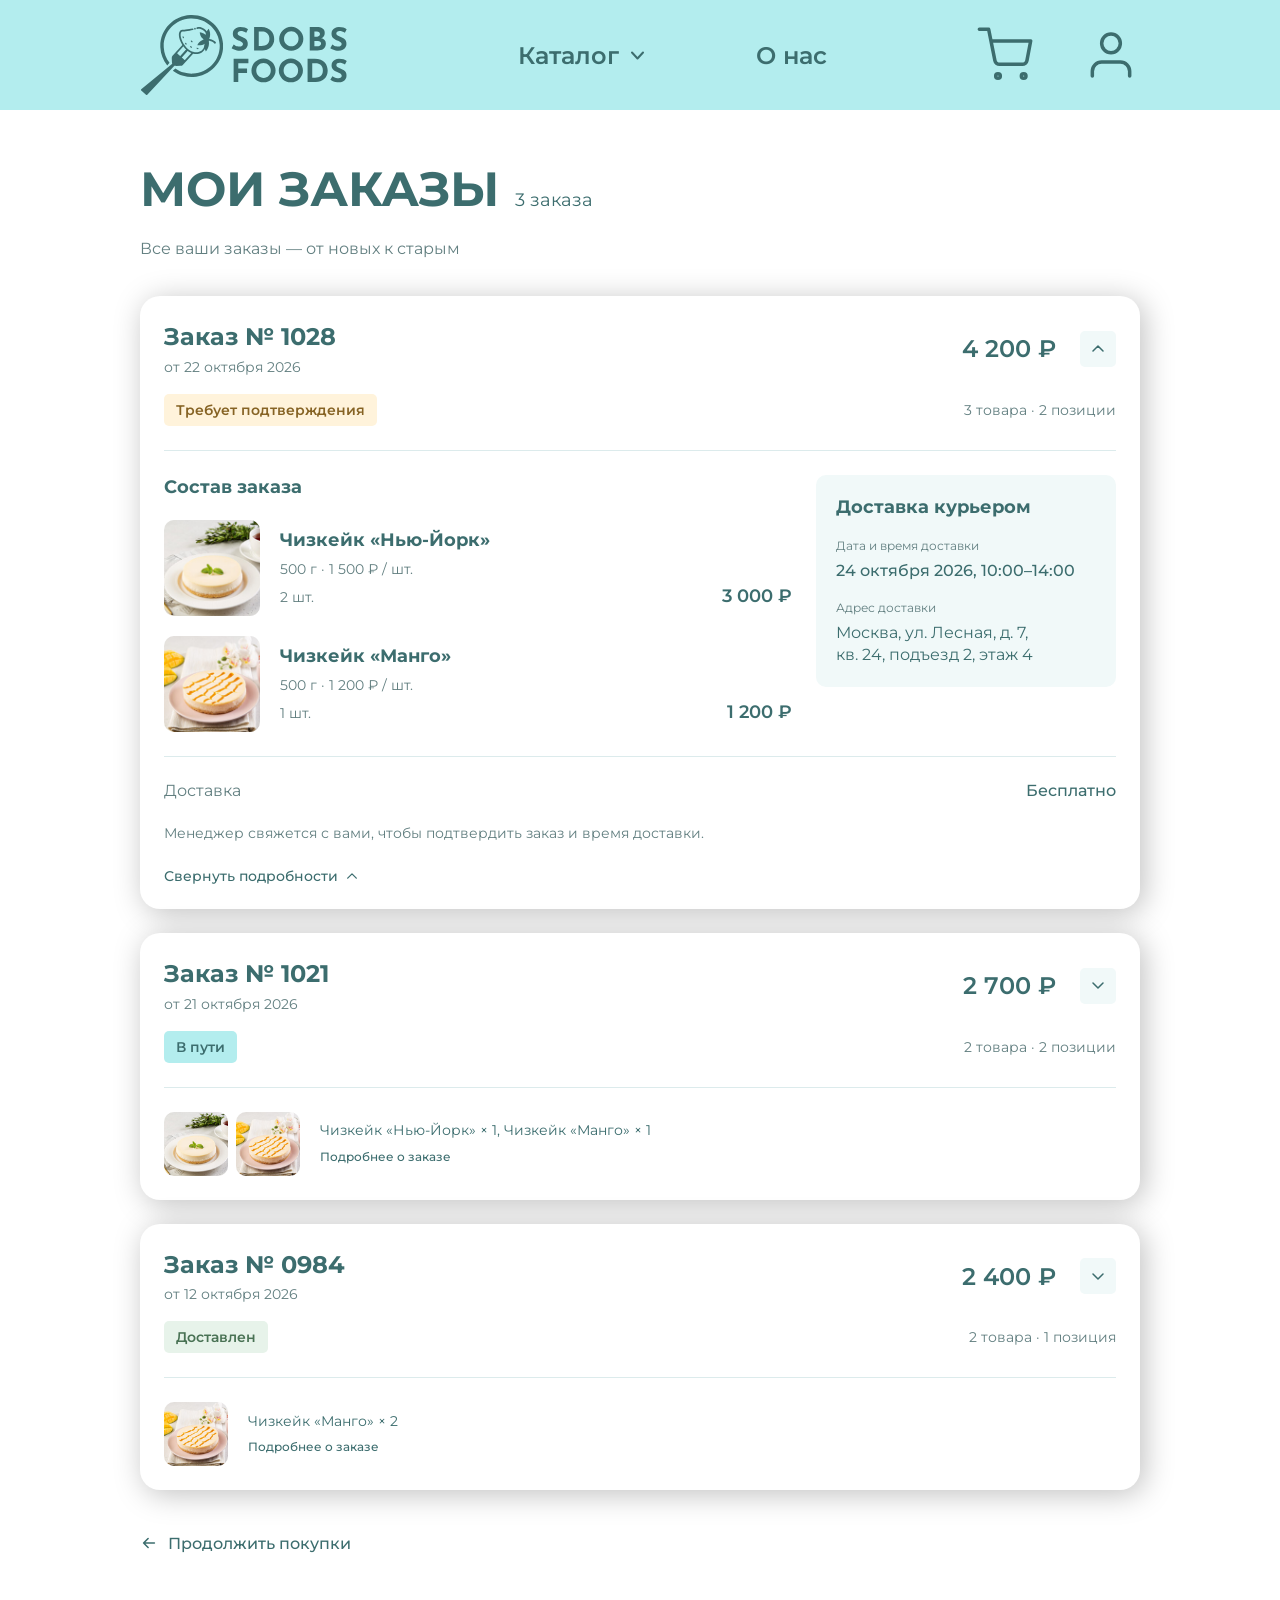
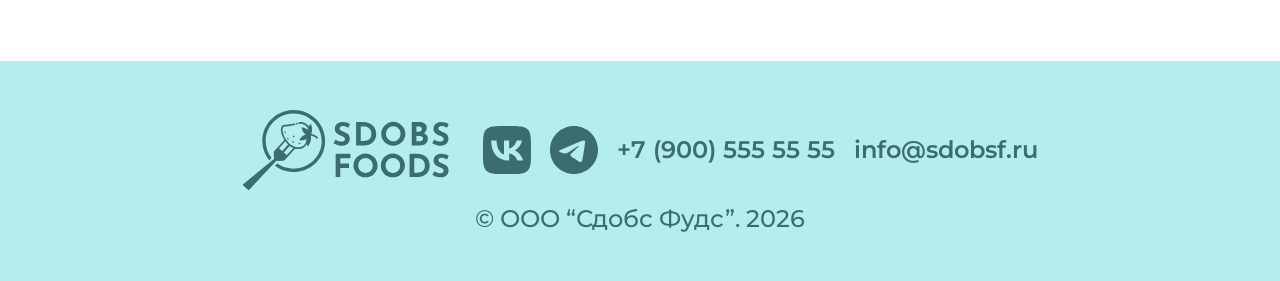
<file: docs/pages/orders.html>
<!DOCTYPE html>
<html lang="ru">

<head>
  <meta charset="utf-8">
  <meta name="viewport" content="width=device-width, initial-scale=1, viewport-fit=cover">
  <meta name="color-scheme" content="only light">
  <title>Мои заказы — Сдобс Фудс</title>

  <link rel="preconnect" href="https://fonts.googleapis.com">
  <link rel="preconnect" href="https://fonts.gstatic.com" crossorigin>
  <link href="https://fonts.googleapis.com/css2?family=Montserrat:wght@400;500;600;700&display=swap" rel="stylesheet">
  <link rel="stylesheet" href="../css/style.css">
  <script src="../js/main.js" defer type="module"></script>
</head>

<body>

  <!-- Шапка -->
  <header class="header header--static">
    <div class="header__inner">

      <a class="logo" href="../index.html">
        <img src="../img/logo.svg" alt="Сдобс Фудс">
      </a>

      <nav class="nav">
        <div class="dropdown">
          <a class="dropdown__link" href="./catalogue.html">Каталог</a>
          <button class="dropdown__toggle" type="button" aria-expanded="false" aria-controls="catalog-menu" aria-label="Разделы каталога">
            <img src="../img/arrow.svg" width="13" height="9" alt="">
          </button>
          <ul class="dropdown__menu" id="catalog-menu">
            <li><a href="./catalogue.html#cheesecakes">Чизкейки</a></li>
            <li><a href="./catalogue.html#desserts">Десерты</a></li>
            <li><a href="./catalogue.html#cakes">Торты</a></li>
          </ul>
        </div>
        <a href="./about.html">О нас</a>
      </nav>

      <div class="icons">
        <a href="./cart.html" aria-label="Корзина">
          <img src="../img/cart.svg" width="56" height="56" alt="">
        </a>
        <div class="dropdown">
          <button class="dropdown__toggle dropdown__toggle--icon" type="button" aria-expanded="false" aria-controls="profile-menu" aria-label="Профиль">
            <img src="../img/user.svg" width="56" height="56" alt="">
          </button>
          <div class="dropdown__menu dropdown__menu--profile" id="profile-menu">
            <a class="dropdown__action" href="./login.html">Авторизоваться</a>
            <a href="./profile.html">Изменить данные</a>
            <a href="./orders.html">Мои заказы</a>
          </div>
        </div>
      </div>

      <button class="burger" type="button" aria-expanded="false" aria-controls="mobile-menu" aria-label="Открыть меню">
        <img src="../img/burger.svg" alt="">
      </button>

    </div>
    <nav class="mobile-menu" id="mobile-menu" aria-label="Меню сайта">
      <ul class="mobile-menu__list">
        <li>
          <a class="mobile-menu__link" href="./catalogue.html">Каталог</a>
          <ul class="mobile-menu__sub">
            <li><a href="./catalogue.html#cheesecakes">Чизкейки</a></li>
            <li><a href="./catalogue.html#desserts">Десерты</a></li>
            <li><a href="./catalogue.html#cakes">Торты</a></li>
          </ul>
        </li>
        <li><a class="mobile-menu__link" href="./about.html">О нас</a></li>
        <li><a class="mobile-menu__link" href="./cart.html">Корзина</a></li>
        <li>
          <p class="mobile-menu__link">Профиль</p>
          <ul class="mobile-menu__sub">
            <li><a class="mobile-menu__action" href="./login.html">Авторизоваться</a></li>
            <li><a href="./profile.html">Изменить данные</a></li>
            <li><a href="./orders.html">Мои заказы</a></li>
          </ul>
        </li>
      </ul>
    </nav>
  </header>

  <main class="orders-page">
    <div class="orders">

      <div class="orders__head">
        <div class="orders__heading">
          <h1 class="orders__title">Мои заказы</h1>
          <p class="orders__count">3 заказа</p>
        </div>
        <p class="orders__subtitle">
          <span class="orders__subtitle-wide">Все ваши заказы — от новых к старым</span>
          <span class="orders__subtitle-narrow">3 заказа · От новых к старым</span>
        </p>
      </div>

      <ul class="orders__list">
        <li class="order is-open">
          <div class="order__summary">
            <div class="order__id">
              <h2 class="order__number">Заказ № 1028</h2>
              <p class="order__date">от 22 октября 2026</p>
            </div>
            <p class="order__sum">4 200 ₽</p>
            <button class="order__toggle" type="button" data-order-toggle aria-expanded="false" aria-label="Раскрыть заказ">
              <img src="../img/chevron-down.svg" width="14" height="7" alt="">
            </button>
            <span class="order__status order__status--pending">Требует подтверждения</span>
            <p class="order__count">3 товара · 2 позиции</p>
          </div>

          <div class="order__details">
            <hr class="order__divider">

            <div class="order__content">
              <div class="order__composition">
                <h3 class="order__subtitle">Состав заказа</h3>
                <div class="order-item">
                  <img class="order-item__photo" src="../img/cakes/cake1.png" alt="">
                  <div class="order-item__info">
                    <p class="order-item__name">Чизкейк «Нью-Йорк»</p>
                    <p class="order-item__meta">500 г · 1 500 ₽ / шт.</p>
                    <div class="order-item__row">
                      <p class="order-item__qty">2 шт.</p>
                      <p class="order-item__cost">3 000 ₽</p>
                    </div>
                  </div>
                </div>
                <div class="order-item">
                  <img class="order-item__photo" src="../img/cakes/cake2.png" alt="">
                  <div class="order-item__info">
                    <p class="order-item__name">Чизкейк «Манго»</p>
                    <p class="order-item__meta">500 г · 1 200 ₽ / шт.</p>
                    <div class="order-item__row">
                      <p class="order-item__qty">1 шт.</p>
                      <p class="order-item__cost">1 200 ₽</p>
                    </div>
                  </div>
                </div>
              </div>

              <div class="order__delivery">
                <h3 class="order__subtitle">Доставка курьером</h3>
                <div class="order__field">
                  <p class="order__label">Дата и время доставки</p>
                  <p class="order__value order__value--medium">24 октября 2026, 10:00–14:00</p>
                </div>
                <div class="order__field">
                  <p class="order__label">Адрес доставки</p>
                  <p class="order__value">Москва, ул. Лесная, д. 7,<br>кв. 24, подъезд 2, этаж 4</p>
                </div>
              </div>
            </div>

            <hr class="order__divider">

            <div class="order__delivery-cost">
              <p>Доставка</p>
              <p class="order__free">Бесплатно</p>
            </div>

            <p class="order__note">Менеджер свяжется с вами, чтобы подтвердить заказ и время доставки.</p>

            <button class="order__collapse" type="button" data-order-toggle>
              Свернуть подробности
              <img src="../img/chevron-down.svg" width="12" height="6" alt="">
            </button>
          </div>

          <div class="order__short">
            <hr class="order__divider">

            <div class="order__preview">
              <div class="order__thumbs">
                <img class="order__thumb" src="../img/cakes/cake1.png" alt="">
                <img class="order__thumb" src="../img/cakes/cake2.png" alt="">
              </div>
              <div class="order__preview-text">
                <p>Чизкейк «Нью-Йорк» × 2, Чизкейк «Манго» × 1</p>
                <button class="order__more" type="button" data-order-toggle>Подробнее о заказе</button>
              </div>
            </div>
          </div>
        </li>
        <li class="order">
          <div class="order__summary">
            <div class="order__id">
              <h2 class="order__number">Заказ № 1021</h2>
              <p class="order__date">от 21 октября 2026</p>
            </div>
            <p class="order__sum">2 700 ₽</p>
            <button class="order__toggle" type="button" data-order-toggle aria-expanded="false" aria-label="Раскрыть заказ">
              <img src="../img/chevron-down.svg" width="14" height="7" alt="">
            </button>
            <span class="order__status order__status--transit">В пути</span>
            <p class="order__count">2 товара · 2 позиции</p>
          </div>

          <div class="order__details">
            <hr class="order__divider">

            <div class="order__content">
              <div class="order__composition">
                <h3 class="order__subtitle">Состав заказа</h3>
                <div class="order-item">
                  <img class="order-item__photo" src="../img/cakes/cake1.png" alt="">
                  <div class="order-item__info">
                    <p class="order-item__name">Чизкейк «Нью-Йорк»</p>
                    <p class="order-item__meta">500 г · 1 500 ₽ / шт.</p>
                    <div class="order-item__row">
                      <p class="order-item__qty">2 шт.</p>
                      <p class="order-item__cost">3 000 ₽</p>
                    </div>
                  </div>
                </div>
                <div class="order-item">
                  <img class="order-item__photo" src="../img/cakes/cake2.png" alt="">
                  <div class="order-item__info">
                    <p class="order-item__name">Чизкейк «Манго»</p>
                    <p class="order-item__meta">500 г · 1 200 ₽ / шт.</p>
                    <div class="order-item__row">
                      <p class="order-item__qty">1 шт.</p>
                      <p class="order-item__cost">1 200 ₽</p>
                    </div>
                  </div>
                </div>
              </div>

              <div class="order__delivery">
                <h3 class="order__subtitle">Доставка курьером</h3>
                <div class="order__field">
                  <p class="order__label">Дата и время доставки</p>
                  <p class="order__value order__value--medium">24 октября 2026, 10:00–14:00</p>
                </div>
                <div class="order__field">
                  <p class="order__label">Адрес доставки</p>
                  <p class="order__value">Москва, ул. Лесная, д. 7,<br>кв. 24, подъезд 2, этаж 4</p>
                </div>
              </div>
            </div>

            <hr class="order__divider">

            <div class="order__delivery-cost">
              <p>Доставка</p>
              <p class="order__free">Бесплатно</p>
            </div>

            <p class="order__note">Менеджер свяжется с вами, чтобы подтвердить заказ и время доставки.</p>

            <button class="order__collapse" type="button" data-order-toggle>
              Свернуть подробности
              <img src="../img/chevron-down.svg" width="12" height="6" alt="">
            </button>
          </div>

          <div class="order__short">
            <hr class="order__divider">

            <div class="order__preview">
              <div class="order__thumbs">
                <img class="order__thumb" src="../img/cakes/cake1.png" alt="">
                <img class="order__thumb" src="../img/cakes/cake2.png" alt="">
              </div>
              <div class="order__preview-text">
                <p>Чизкейк «Нью-Йорк» × 1, Чизкейк «Манго» × 1</p>
                <button class="order__more" type="button" data-order-toggle>Подробнее о заказе</button>
              </div>
            </div>
          </div>
        </li>
        <li class="order">
          <div class="order__summary">
            <div class="order__id">
              <h2 class="order__number">Заказ № 0984</h2>
              <p class="order__date">от 12 октября 2026</p>
            </div>
            <p class="order__sum">2 400 ₽</p>
            <button class="order__toggle" type="button" data-order-toggle aria-expanded="false" aria-label="Раскрыть заказ">
              <img src="../img/chevron-down.svg" width="14" height="7" alt="">
            </button>
            <span class="order__status order__status--delivered">Доставлен</span>
            <p class="order__count">2 товара · 1 позиция</p>
          </div>

          <div class="order__details">
            <hr class="order__divider">

            <div class="order__content">
              <div class="order__composition">
                <h3 class="order__subtitle">Состав заказа</h3>
                <div class="order-item">
                  <img class="order-item__photo" src="../img/cakes/cake1.png" alt="">
                  <div class="order-item__info">
                    <p class="order-item__name">Чизкейк «Нью-Йорк»</p>
                    <p class="order-item__meta">500 г · 1 500 ₽ / шт.</p>
                    <div class="order-item__row">
                      <p class="order-item__qty">2 шт.</p>
                      <p class="order-item__cost">3 000 ₽</p>
                    </div>
                  </div>
                </div>
                <div class="order-item">
                  <img class="order-item__photo" src="../img/cakes/cake2.png" alt="">
                  <div class="order-item__info">
                    <p class="order-item__name">Чизкейк «Манго»</p>
                    <p class="order-item__meta">500 г · 1 200 ₽ / шт.</p>
                    <div class="order-item__row">
                      <p class="order-item__qty">1 шт.</p>
                      <p class="order-item__cost">1 200 ₽</p>
                    </div>
                  </div>
                </div>
              </div>

              <div class="order__delivery">
                <h3 class="order__subtitle">Доставка курьером</h3>
                <div class="order__field">
                  <p class="order__label">Дата и время доставки</p>
                  <p class="order__value order__value--medium">24 октября 2026, 10:00–14:00</p>
                </div>
                <div class="order__field">
                  <p class="order__label">Адрес доставки</p>
                  <p class="order__value">Москва, ул. Лесная, д. 7,<br>кв. 24, подъезд 2, этаж 4</p>
                </div>
              </div>
            </div>

            <hr class="order__divider">

            <div class="order__delivery-cost">
              <p>Доставка</p>
              <p class="order__free">Бесплатно</p>
            </div>

            <p class="order__note">Менеджер свяжется с вами, чтобы подтвердить заказ и время доставки.</p>

            <button class="order__collapse" type="button" data-order-toggle>
              Свернуть подробности
              <img src="../img/chevron-down.svg" width="12" height="6" alt="">
            </button>
          </div>

          <div class="order__short">
            <hr class="order__divider">

            <div class="order__preview">
              <div class="order__thumbs">
                <img class="order__thumb" src="../img/cakes/cake2.png" alt="">
              </div>
              <div class="order__preview-text">
                <p>Чизкейк «Манго» × 2</p>
                <button class="order__more" type="button" data-order-toggle>Подробнее о заказе</button>
              </div>
            </div>
          </div>
        </li>
      </ul>

      <a class="orders__back" href="./catalogue.html">
        <img src="../img/arrow-left.svg" width="18" height="18" alt="">
        Продолжить покупки
      </a>

    </div>
  </main>

  <!-- Футер -->
  <footer class="footer">
    <div class="footer__inner">

      <div class="footer__row">
        <a class="logo" href="../index.html">
          <img src="../img/logo.svg" alt="Сдобс Фудс">
        </a>

        <div class="footer__rest">
          <div class="footer__social">
            <a href="#">
              <img src="../img/vk.svg" width="48" height="48" alt="ВКонтакте">
            </a>
            <a href="#">
              <img src="../img/telegram.svg" width="48" height="48" alt="Телеграм">
            </a>
          </div>

          <div class="footer__contacts">
            <a href="tel:+79005555555">+7 (900) 555 55 55</a>
            <a href="mailto:info@sdobsf.ru">info@sdobsf.ru</a>
          </div>
        </div>
      </div>

      <p class="footer__copy">© ООО “Сдобс Фудс”. 2026</p>

    </div>
  </footer>

</body>

</html>
</file>
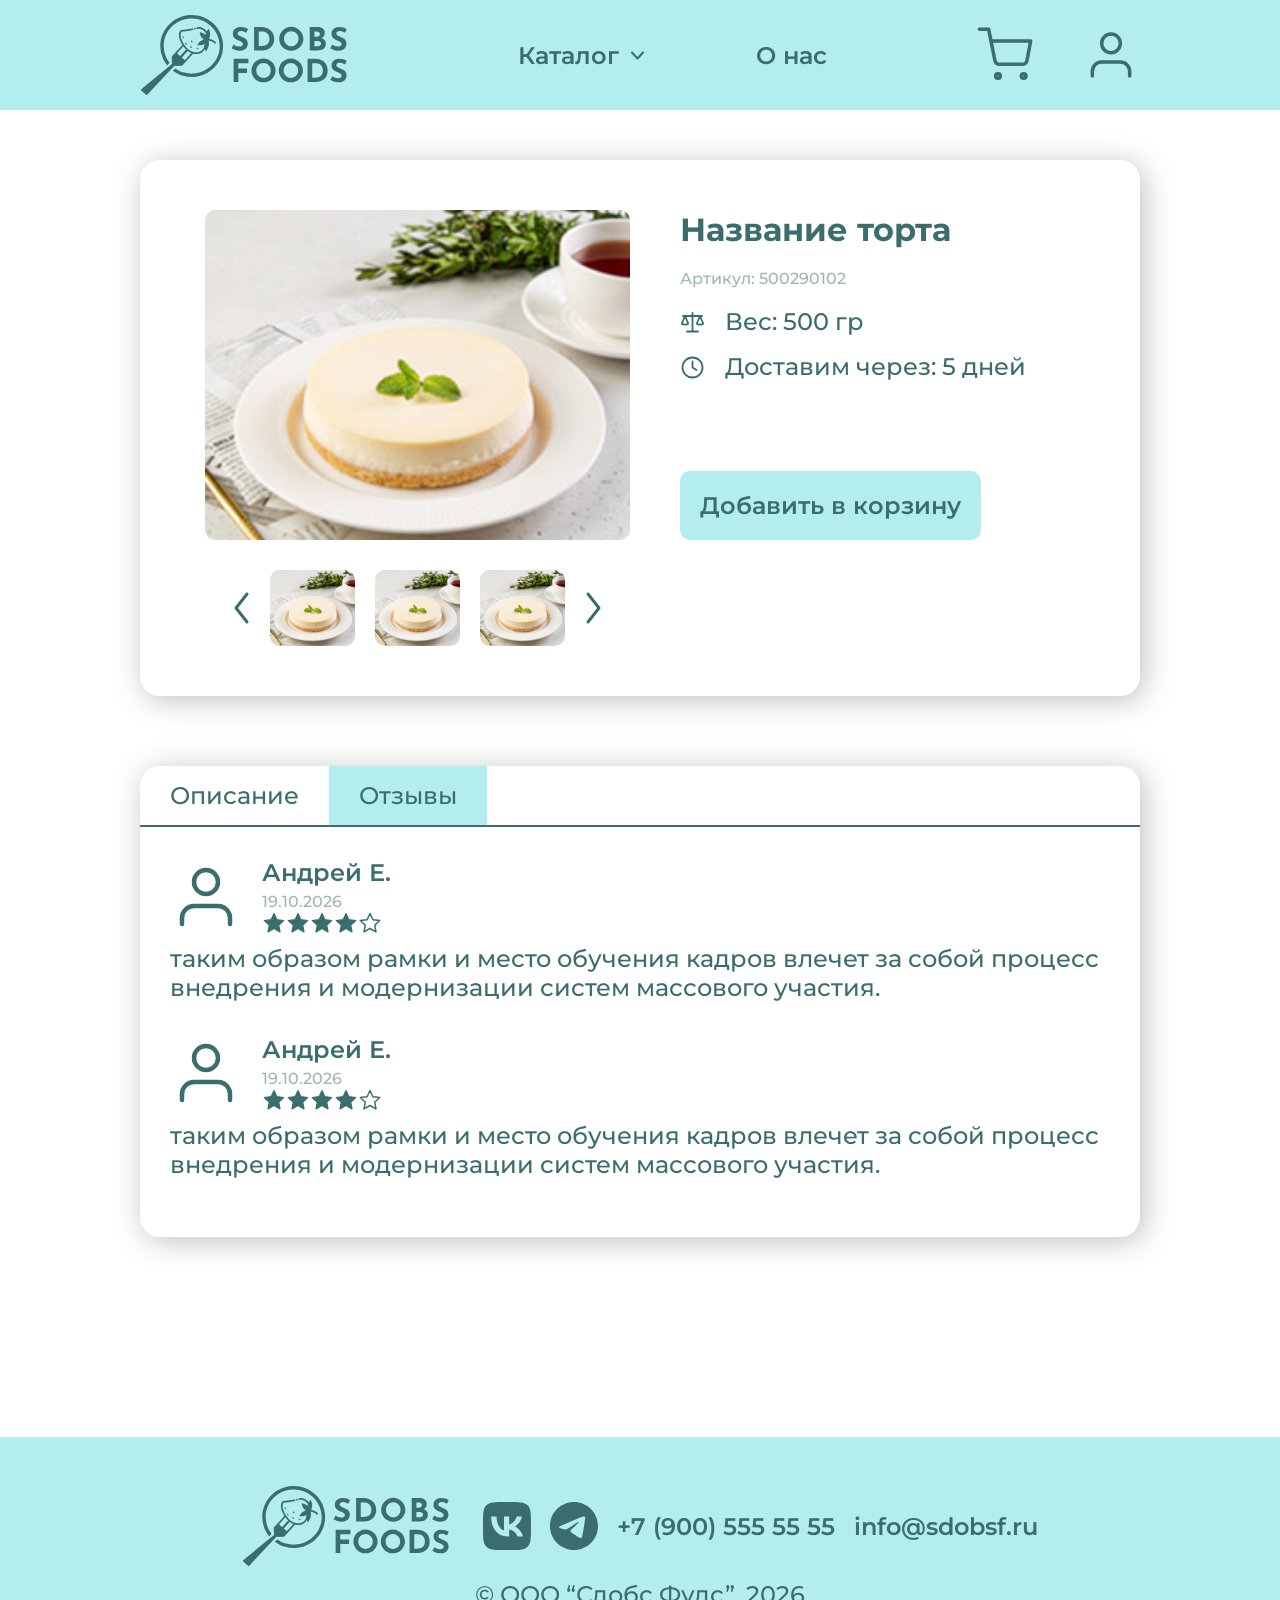
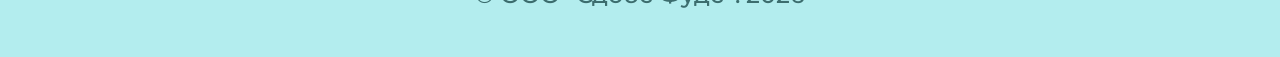
<file: docs/pages/product.html>
<!DOCTYPE html>
<html lang="ru">

<head>
  <meta charset="utf-8">
  <meta name="viewport" content="width=device-width, initial-scale=1, viewport-fit=cover">
  <meta name="color-scheme" content="only light">
  <title>Название торта — Сдобс Фудс</title>

  <link rel="preconnect" href="https://fonts.googleapis.com">
  <link rel="preconnect" href="https://fonts.gstatic.com" crossorigin>
  <link href="https://fonts.googleapis.com/css2?family=Montserrat:wght@400;500;600;700&display=swap" rel="stylesheet">
  <link rel="stylesheet" href="../css/style.css">
  <script src="../js/main.js" defer type="module"></script>
</head>

<body>

  <!-- Шапка -->
  <header class="header header--static">
    <div class="header__inner">

      <a class="logo" href="../index.html">
        <img src="../img/logo.svg" alt="Сдобс Фудс">
      </a>

      <nav class="nav">
        <div class="dropdown">
          <a class="dropdown__link" href="./catalogue.html">Каталог</a>
          <button class="dropdown__toggle" type="button" aria-expanded="false" aria-controls="catalog-menu" aria-label="Разделы каталога">
            <img src="../img/arrow.svg" width="13" height="9" alt="">
          </button>
          <ul class="dropdown__menu" id="catalog-menu">
            <li><a href="./catalogue.html#cheesecakes">Чизкейки</a></li>
            <li><a href="./catalogue.html#desserts">Десерты</a></li>
            <li><a href="./catalogue.html#cakes">Торты</a></li>
          </ul>
        </div>
        <a href="./about.html">О нас</a>
      </nav>

      <div class="icons">
        <a href="./cart.html" aria-label="Корзина">
          <img src="../img/cart.svg" width="56" height="56" alt="">
        </a>
        <div class="dropdown">
          <button class="dropdown__toggle dropdown__toggle--icon" type="button" aria-expanded="false" aria-controls="profile-menu" aria-label="Профиль">
            <img src="../img/user.svg" width="56" height="56" alt="">
          </button>
          <div class="dropdown__menu dropdown__menu--profile" id="profile-menu">
            <a class="dropdown__action" href="./login.html">Авторизоваться</a>
            <a href="./profile.html">Изменить данные</a>
            <a href="./orders.html">Мои заказы</a>
          </div>
        </div>
      </div>

      <button class="burger" type="button" aria-expanded="false" aria-controls="mobile-menu" aria-label="Открыть меню">
        <img src="../img/burger.svg" alt="">
      </button>

    </div>
    <nav class="mobile-menu" id="mobile-menu" aria-label="Меню сайта">
      <ul class="mobile-menu__list">
        <li>
          <a class="mobile-menu__link" href="./catalogue.html">Каталог</a>
          <ul class="mobile-menu__sub">
            <li><a href="./catalogue.html#cheesecakes">Чизкейки</a></li>
            <li><a href="./catalogue.html#desserts">Десерты</a></li>
            <li><a href="./catalogue.html#cakes">Торты</a></li>
          </ul>
        </li>
        <li><a class="mobile-menu__link" href="./about.html">О нас</a></li>
        <li><a class="mobile-menu__link" href="./cart.html">Корзина</a></li>
        <li>
          <p class="mobile-menu__link">Профиль</p>
          <ul class="mobile-menu__sub">
            <li><a class="mobile-menu__action" href="./login.html">Авторизоваться</a></li>
            <li><a href="./profile.html">Изменить данные</a></li>
            <li><a href="./orders.html">Мои заказы</a></li>
          </ul>
        </li>
      </ul>
    </nav>
  </header>

  <main class="product-page">

    <!-- Карточка товара -->
    <section class="product">
      <div class="product__gallery" data-gallery>
        <img class="gallery__main" src="../img/cakes/cake1.png" alt="Название торта">

        <div class="gallery__thumbs">
          <button class="gallery__arrow gallery__arrow--prev" type="button" aria-label="Предыдущее фото">
            <img src="../img/thumb-arrow.svg" alt="">
          </button>
        <button class="gallery__thumb" type="button" data-full="../img/cakes/cake1.png" aria-label="Фото 1">
          <img src="../img/cakes/cake1.png" alt="">
        </button>
        <button class="gallery__thumb" type="button" data-full="../img/cakes/cake1.png" aria-label="Фото 2">
          <img src="../img/cakes/cake1.png" alt="">
        </button>
        <button class="gallery__thumb" type="button" data-full="../img/cakes/cake1.png" aria-label="Фото 3">
          <img src="../img/cakes/cake1.png" alt="">
        </button>
          <button class="gallery__arrow gallery__arrow--next" type="button" aria-label="Следующее фото">
            <img src="../img/thumb-arrow.svg" alt="">
          </button>
        </div>
      </div>

      <div class="product__info">
        <h1 class="product__title">Название торта</h1>
        <p class="product__sku">Артикул: 500290102</p>

        <ul class="product__specs">
          <li>
            <img src="../img/weight.svg" width="25" height="25" alt="">
            Вес: 500 гр
          </li>
          <li>
            <img src="../img/clock.svg" width="25" height="25" alt="">
            Доставим через: 5 дней
          </li>
        </ul>

        <button class="btn product__buy" type="button">Добавить в корзину</button>
      </div>
    </section>

    <!-- Описание и отзывы -->
    <section class="details" data-tabs>
      <div class="tabs__list" role="tablist">
        <button class="tabs__tab" id="tab-description" role="tab" type="button" aria-controls="panel-description" aria-selected="false">Описание</button>
        <button class="tabs__tab" id="tab-reviews" role="tab" type="button" aria-controls="panel-reviews" aria-selected="true">Отзывы</button>
      </div>

      <div class="tabs__panel" id="panel-description" role="tabpanel" aria-labelledby="tab-description" hidden>
        <p class="details__text">
          Таким образом рамки и место обучения кадров влечет за собой процесс внедрения и
          модернизации систем массового участия. Идейные соображения высшего порядка.
        </p>
      </div>

      <div class="tabs__panel" id="panel-reviews" role="tabpanel" aria-labelledby="tab-reviews">
        <ul class="reviews">
        <li class="review">
          <div class="review__head">
            <img class="review__avatar" src="../img/user.svg" alt="">
            <div class="review__info">
              <b class="review__name">Андрей Е.</b>
              <time class="review__date" datetime="2026-10-19">19.10.2026</time>
              <div class="review__stars" role="img" aria-label="Оценка: 4 из 5">
                <img src="../img/star.svg" alt=""><img src="../img/star.svg" alt=""><img src="../img/star.svg" alt=""><img src="../img/star.svg" alt=""><img src="../img/star-empty.svg" alt="">
              </div>
            </div>
          </div>
          <p class="review__text">
            Таким образом рамки и место обучения кадров влечет за собой процесс внедрения и
            модернизации систем массового участия.
          </p>
        </li>
        <li class="review">
          <div class="review__head">
            <img class="review__avatar" src="../img/user.svg" alt="">
            <div class="review__info">
              <b class="review__name">Андрей Е.</b>
              <time class="review__date" datetime="2026-10-19">19.10.2026</time>
              <div class="review__stars" role="img" aria-label="Оценка: 4 из 5">
                <img src="../img/star.svg" alt=""><img src="../img/star.svg" alt=""><img src="../img/star.svg" alt=""><img src="../img/star.svg" alt=""><img src="../img/star-empty.svg" alt="">
              </div>
            </div>
          </div>
          <p class="review__text">
            Таким образом рамки и место обучения кадров влечет за собой процесс внедрения и
            модернизации систем массового участия.
          </p>
        </li>
        </ul>
      </div>
    </section>

  </main>

  <!-- Футер -->
  <footer class="footer">
    <div class="footer__inner">

      <div class="footer__row">
        <a class="logo" href="../index.html">
          <img src="../img/logo.svg" alt="Сдобс Фудс">
        </a>

        <div class="footer__rest">
          <div class="footer__social">
            <a href="#">
              <img src="../img/vk.svg" width="48" height="48" alt="ВКонтакте">
            </a>
            <a href="#">
              <img src="../img/telegram.svg" width="48" height="48" alt="Телеграм">
            </a>
          </div>

          <div class="footer__contacts">
            <a href="tel:+79005555555">+7 (900) 555 55 55</a>
            <a href="mailto:info@sdobsf.ru">info@sdobsf.ru</a>
          </div>
        </div>
      </div>

      <p class="footer__copy">© ООО “Сдобс Фудс”. 2026</p>

    </div>
  </footer>

</body>

</html>
</file>
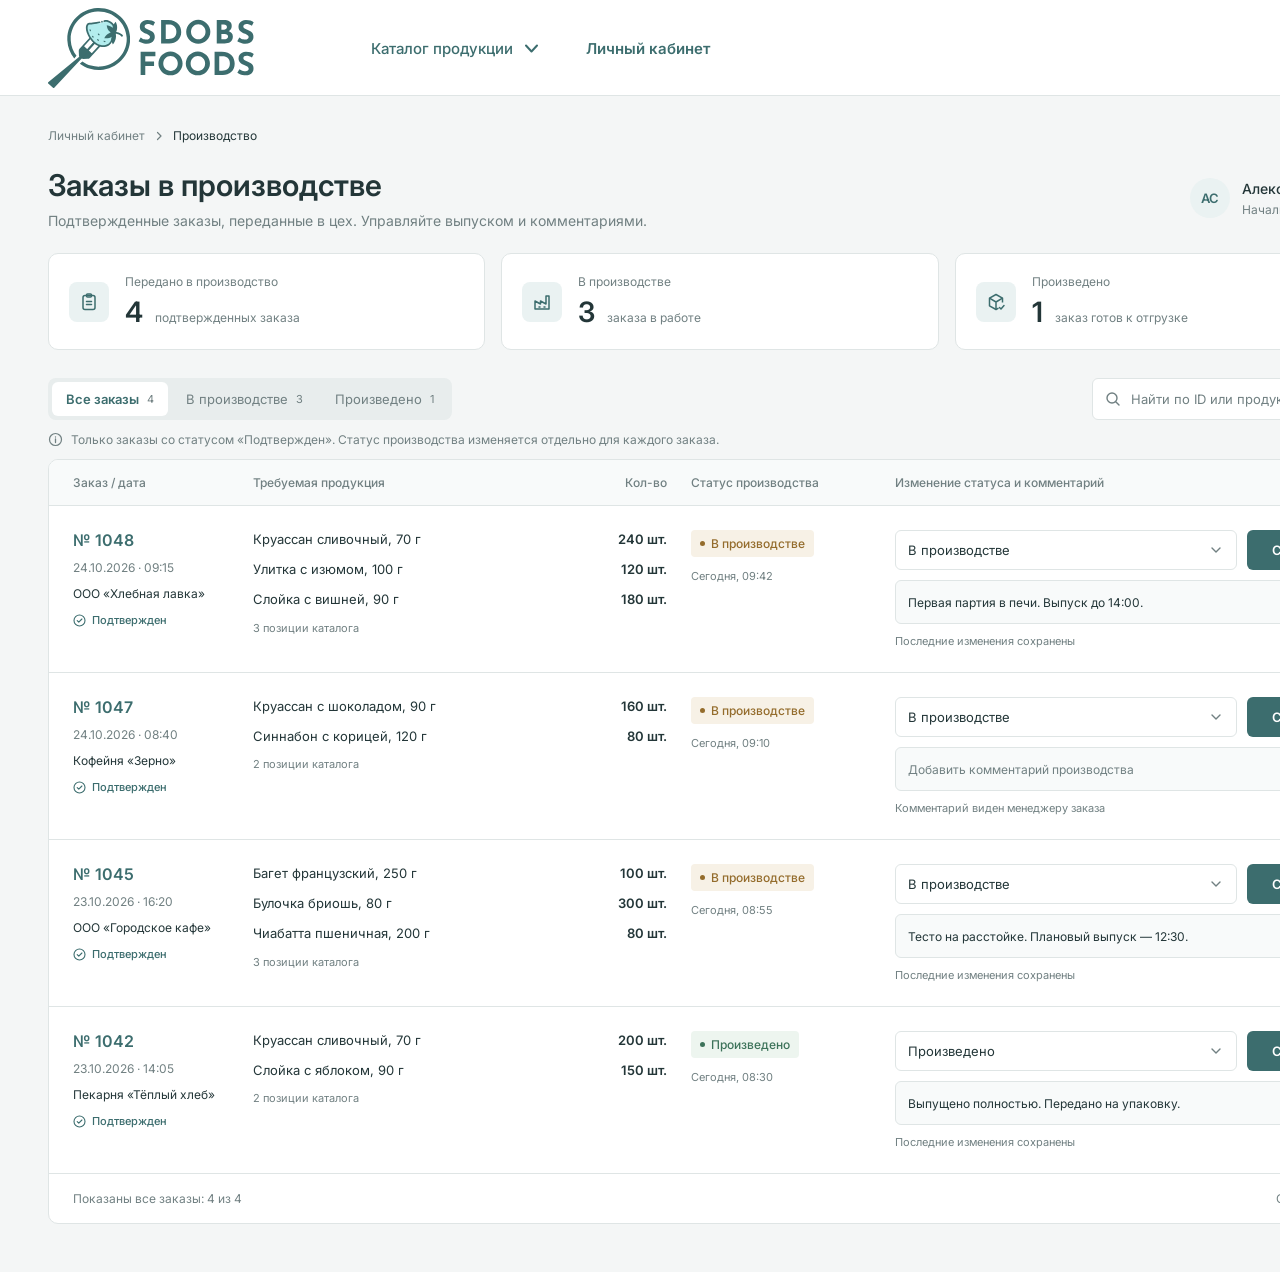
<file: docs/pages/production.html>
<!DOCTYPE html>
<html lang="ru">

<head>
  <meta charset="utf-8">
  <meta name="viewport" content="width=device-width, initial-scale=1, viewport-fit=cover">
  <meta name="color-scheme" content="only light">
  <title>Кабинет начальника производства — Сдобс Фудс</title>

  <link rel="preconnect" href="https://fonts.googleapis.com">
  <link rel="preconnect" href="https://fonts.gstatic.com" crossorigin>
  <link href="https://fonts.googleapis.com/css2?family=Montserrat:wght@400;500;600;700&display=swap" rel="stylesheet">
  <link href="https://fonts.googleapis.com/css2?family=Inter:wght@400;500;600&display=swap" rel="stylesheet">
  <link rel="stylesheet" href="../css/style.css">
  <script src="../js/main.js" defer type="module"></script>
</head>

<body class="pc-page">

  <!-- Шапка личного кабинета -->
  <header class="pc-header">
    <div class="pc-header__inner">
      <a class="logo" href="../index.html">
        <img src="../img/logo.svg" alt="Сдобс Фудс">
      </a>

      <nav class="pc-nav">
        <div class="dropdown">
          <a class="dropdown__link" href="./catalogue.html">Каталог продукции</a>
          <button class="dropdown__toggle" type="button" aria-expanded="false" aria-controls="catalog-menu" aria-label="Разделы каталога">
            <img src="../img/arrow.svg" width="13" height="9" alt="">
          </button>
          <ul class="dropdown__menu" id="catalog-menu">
            <li><a href="./catalogue.html#cheesecakes">Чизкейки</a></li>
            <li><a href="./catalogue.html#desserts">Десерты</a></li>
            <li><a href="./catalogue.html#cakes">Торты</a></li>
          </ul>
        </div>
        <a class="pc-nav__current" href="./profile.html">Личный кабинет</a>
      </nav>

      <a class="pc-header__profile" href="./profile.html" aria-label="Профиль">
        <img src="../img/user.svg" width="56" height="56" alt="">
      </a>
    </div>
  </header>

  <main class="pc-main" data-production>

    <!-- Обзор производства -->
    <section class="pc-overview">
      <p class="pc-crumbs">
        Личный кабинет
        <img src="../img/chevron-right.svg" width="12" height="12" alt="">
        <span>Производство</span>
      </p>

      <div class="pc-heading">
        <div class="pc-heading__text">
          <h1>Заказы в производстве</h1>
          <p>Подтвержденные заказы, переданные в цех. Управляйте выпуском и комментариями.</p>
        </div>
        <div class="pc-employee">
          <span class="pc-employee__avatar">АС</span>
          <div>
            <p class="pc-employee__name">Александр Соколов</p>
            <p class="pc-employee__role">Начальник производства</p>
          </div>
        </div>
      </div>

      <div class="pc-stats">
        <div class="pc-stat">
          <span class="pc-stat__icon"><img src="../img/clipboard-list.svg" width="20" height="20" alt=""></span>
          <div>
            <p class="pc-muted pc-small">Передано в производство</p>
            <p class="pc-stat__value"><b data-pc-stat="total">4</b> <span data-pc-caption="total">подтвержденных заказа</span></p>
          </div>
        </div>
        <div class="pc-stat">
          <span class="pc-stat__icon"><img src="../img/factory.svg" width="20" height="20" alt=""></span>
          <div>
            <p class="pc-muted pc-small">В производстве</p>
            <p class="pc-stat__value"><b data-pc-stat="in-production">3</b> <span data-pc-caption="in-production">заказа в работе</span></p>
          </div>
        </div>
        <div class="pc-stat">
          <span class="pc-stat__icon"><img src="../img/package-check.svg" width="20" height="20" alt=""></span>
          <div>
            <p class="pc-muted pc-small">Произведено</p>
            <p class="pc-stat__value"><b data-pc-stat="produced">1</b> <span data-pc-caption="produced">заказ готов к отгрузке</span></p>
          </div>
        </div>
      </div>
    </section>

    <!-- Реестр производственных заказов -->
    <section class="pc-registry">
      <div class="pc-toolbar">
        <div class="pc-filters" role="group" aria-label="Фильтр по статусу производства">
          <button class="pc-filter is-active" type="button" data-pc-filter="all">Все заказы <span data-pc-filter-count>4</span></button>
          <button class="pc-filter" type="button" data-pc-filter="in-production">В производстве <span data-pc-filter-count>3</span></button>
          <button class="pc-filter" type="button" data-pc-filter="produced">Произведено <span data-pc-filter-count>1</span></button>
        </div>

        <label class="pc-search">
          <img src="../img/search-gray.svg" width="16" height="16" alt="">
          <input type="search" placeholder="Найти по ID или продукции" data-pc-search aria-label="Поиск заказа">
        </label>
      </div>

      <p class="pc-rule">
        <img src="../img/info.svg" width="15" height="15" alt="">
        Только заказы со статусом «Подтвержден». Статус производства изменяется отдельно для каждого заказа.
      </p>

      <div class="pc-table">
        <div class="pc-table__head">
          <p>Заказ / дата</p>
          <div class="pc-table__products">
            <p>Требуемая продукция</p>
            <p>Кол-во</p>
          </div>
          <p>Статус производства</p>
          <p>Изменение статуса и комментарий</p>
        </div>

        <ul class="pc-table__body">
        <li class="pc-row" data-created="2026-10-24T09:15" data-status="in-production">
          <div class="pc-order">
            <p class="pc-order__id">№ 1048</p>
            <p class="pc-muted">24.10.2026 · 09:15</p>
            <p class="pc-order__client">ООО «Хлебная лавка»</p>
            <p class="pc-order__confirmed">
              <img src="../img/circle-check.svg" width="13" height="13" alt="">
              Подтвержден
            </p>
          </div>

          <div class="pc-items">
            <div class="pc-item">
              <p>Круассан сливочный, 70 г</p>
              <p class="pc-item__qty">240 шт.</p>
            </div>
            <div class="pc-item">
              <p>Улитка с изюмом, 100 г</p>
              <p class="pc-item__qty">120 шт.</p>
            </div>
            <div class="pc-item">
              <p>Слойка с вишней, 90 г</p>
              <p class="pc-item__qty">180 шт.</p>
            </div>
            <p class="pc-muted pc-small">3 позиции каталога</p>
          </div>

          <div class="pc-state">
            <p class="pc-status pc-status--in-production">
              <span class="pc-status__dot"></span>
              <span data-pc-status-text>В производстве</span>
            </p>
            <p class="pc-muted pc-small" data-pc-time>Сегодня, 09:42</p>
          </div>

          <div class="pc-edit">
            <div class="pc-edit__row">
              <select class="pc-select" data-pc-select aria-label="Статус производства заказа №1048">
                <option value="in-production" selected>В производстве</option>
                <option value="produced">Произведено</option>
              </select>
              <button class="pc-save" type="button" data-pc-save>Сохранить</button>
            </div>
            <input class="pc-comment" type="text" value="Первая партия в печи. Выпуск до 14:00." placeholder="Добавить комментарий производства" data-pc-comment aria-label="Комментарий производства к заказу №1048">
            <p class="pc-muted pc-small" data-pc-note>Последние изменения сохранены</p>
          </div>
        </li>
        <li class="pc-row" data-created="2026-10-24T08:40" data-status="in-production">
          <div class="pc-order">
            <p class="pc-order__id">№ 1047</p>
            <p class="pc-muted">24.10.2026 · 08:40</p>
            <p class="pc-order__client">Кофейня «Зерно»</p>
            <p class="pc-order__confirmed">
              <img src="../img/circle-check.svg" width="13" height="13" alt="">
              Подтвержден
            </p>
          </div>

          <div class="pc-items">
            <div class="pc-item">
              <p>Круассан с шоколадом, 90 г</p>
              <p class="pc-item__qty">160 шт.</p>
            </div>
            <div class="pc-item">
              <p>Синнабон с корицей, 120 г</p>
              <p class="pc-item__qty">80 шт.</p>
            </div>
            <p class="pc-muted pc-small">2 позиции каталога</p>
          </div>

          <div class="pc-state">
            <p class="pc-status pc-status--in-production">
              <span class="pc-status__dot"></span>
              <span data-pc-status-text>В производстве</span>
            </p>
            <p class="pc-muted pc-small" data-pc-time>Сегодня, 09:10</p>
          </div>

          <div class="pc-edit">
            <div class="pc-edit__row">
              <select class="pc-select" data-pc-select aria-label="Статус производства заказа №1047">
                <option value="in-production" selected>В производстве</option>
                <option value="produced">Произведено</option>
              </select>
              <button class="pc-save" type="button" data-pc-save>Сохранить</button>
            </div>
            <input class="pc-comment" type="text" value="" placeholder="Добавить комментарий производства" data-pc-comment aria-label="Комментарий производства к заказу №1047">
            <p class="pc-muted pc-small" data-pc-note>Комментарий виден менеджеру заказа</p>
          </div>
        </li>
        <li class="pc-row" data-created="2026-10-23T16:20" data-status="in-production">
          <div class="pc-order">
            <p class="pc-order__id">№ 1045</p>
            <p class="pc-muted">23.10.2026 · 16:20</p>
            <p class="pc-order__client">ООО «Городское кафе»</p>
            <p class="pc-order__confirmed">
              <img src="../img/circle-check.svg" width="13" height="13" alt="">
              Подтвержден
            </p>
          </div>

          <div class="pc-items">
            <div class="pc-item">
              <p>Багет французский, 250 г</p>
              <p class="pc-item__qty">100 шт.</p>
            </div>
            <div class="pc-item">
              <p>Булочка бриошь, 80 г</p>
              <p class="pc-item__qty">300 шт.</p>
            </div>
            <div class="pc-item">
              <p>Чиабатта пшеничная, 200 г</p>
              <p class="pc-item__qty">80 шт.</p>
            </div>
            <p class="pc-muted pc-small">3 позиции каталога</p>
          </div>

          <div class="pc-state">
            <p class="pc-status pc-status--in-production">
              <span class="pc-status__dot"></span>
              <span data-pc-status-text>В производстве</span>
            </p>
            <p class="pc-muted pc-small" data-pc-time>Сегодня, 08:55</p>
          </div>

          <div class="pc-edit">
            <div class="pc-edit__row">
              <select class="pc-select" data-pc-select aria-label="Статус производства заказа №1045">
                <option value="in-production" selected>В производстве</option>
                <option value="produced">Произведено</option>
              </select>
              <button class="pc-save" type="button" data-pc-save>Сохранить</button>
            </div>
            <input class="pc-comment" type="text" value="Тесто на расстойке. Плановый выпуск — 12:30." placeholder="Добавить комментарий производства" data-pc-comment aria-label="Комментарий производства к заказу №1045">
            <p class="pc-muted pc-small" data-pc-note>Последние изменения сохранены</p>
          </div>
        </li>
        <li class="pc-row" data-created="2026-10-23T14:05" data-status="produced">
          <div class="pc-order">
            <p class="pc-order__id">№ 1042</p>
            <p class="pc-muted">23.10.2026 · 14:05</p>
            <p class="pc-order__client">Пекарня «Тёплый хлеб»</p>
            <p class="pc-order__confirmed">
              <img src="../img/circle-check.svg" width="13" height="13" alt="">
              Подтвержден
            </p>
          </div>

          <div class="pc-items">
            <div class="pc-item">
              <p>Круассан сливочный, 70 г</p>
              <p class="pc-item__qty">200 шт.</p>
            </div>
            <div class="pc-item">
              <p>Слойка с яблоком, 90 г</p>
              <p class="pc-item__qty">150 шт.</p>
            </div>
            <p class="pc-muted pc-small">2 позиции каталога</p>
          </div>

          <div class="pc-state">
            <p class="pc-status pc-status--produced">
              <span class="pc-status__dot"></span>
              <span data-pc-status-text>Произведено</span>
            </p>
            <p class="pc-muted pc-small" data-pc-time>Сегодня, 08:30</p>
          </div>

          <div class="pc-edit">
            <div class="pc-edit__row">
              <select class="pc-select" data-pc-select aria-label="Статус производства заказа №1042">
                <option value="in-production">В производстве</option>
                <option value="produced" selected>Произведено</option>
              </select>
              <button class="pc-save" type="button" data-pc-save>Сохранить</button>
            </div>
            <input class="pc-comment" type="text" value="Выпущено полностью. Передано на упаковку." placeholder="Добавить комментарий производства" data-pc-comment aria-label="Комментарий производства к заказу №1042">
            <p class="pc-muted pc-small" data-pc-note>Последние изменения сохранены</p>
          </div>
        </li>
        </ul>

        <p class="pc-table__empty" hidden>Заказы не найдены</p>

        <div class="pc-table__footer">
          <p data-pc-shown>Показаны все заказы: 4 из 4</p>
          <button class="pc-sort" type="button" data-pc-sort>Сначала новые</button>
        </div>
      </div>
    </section>

  </main>

</body>

</html>
</file>
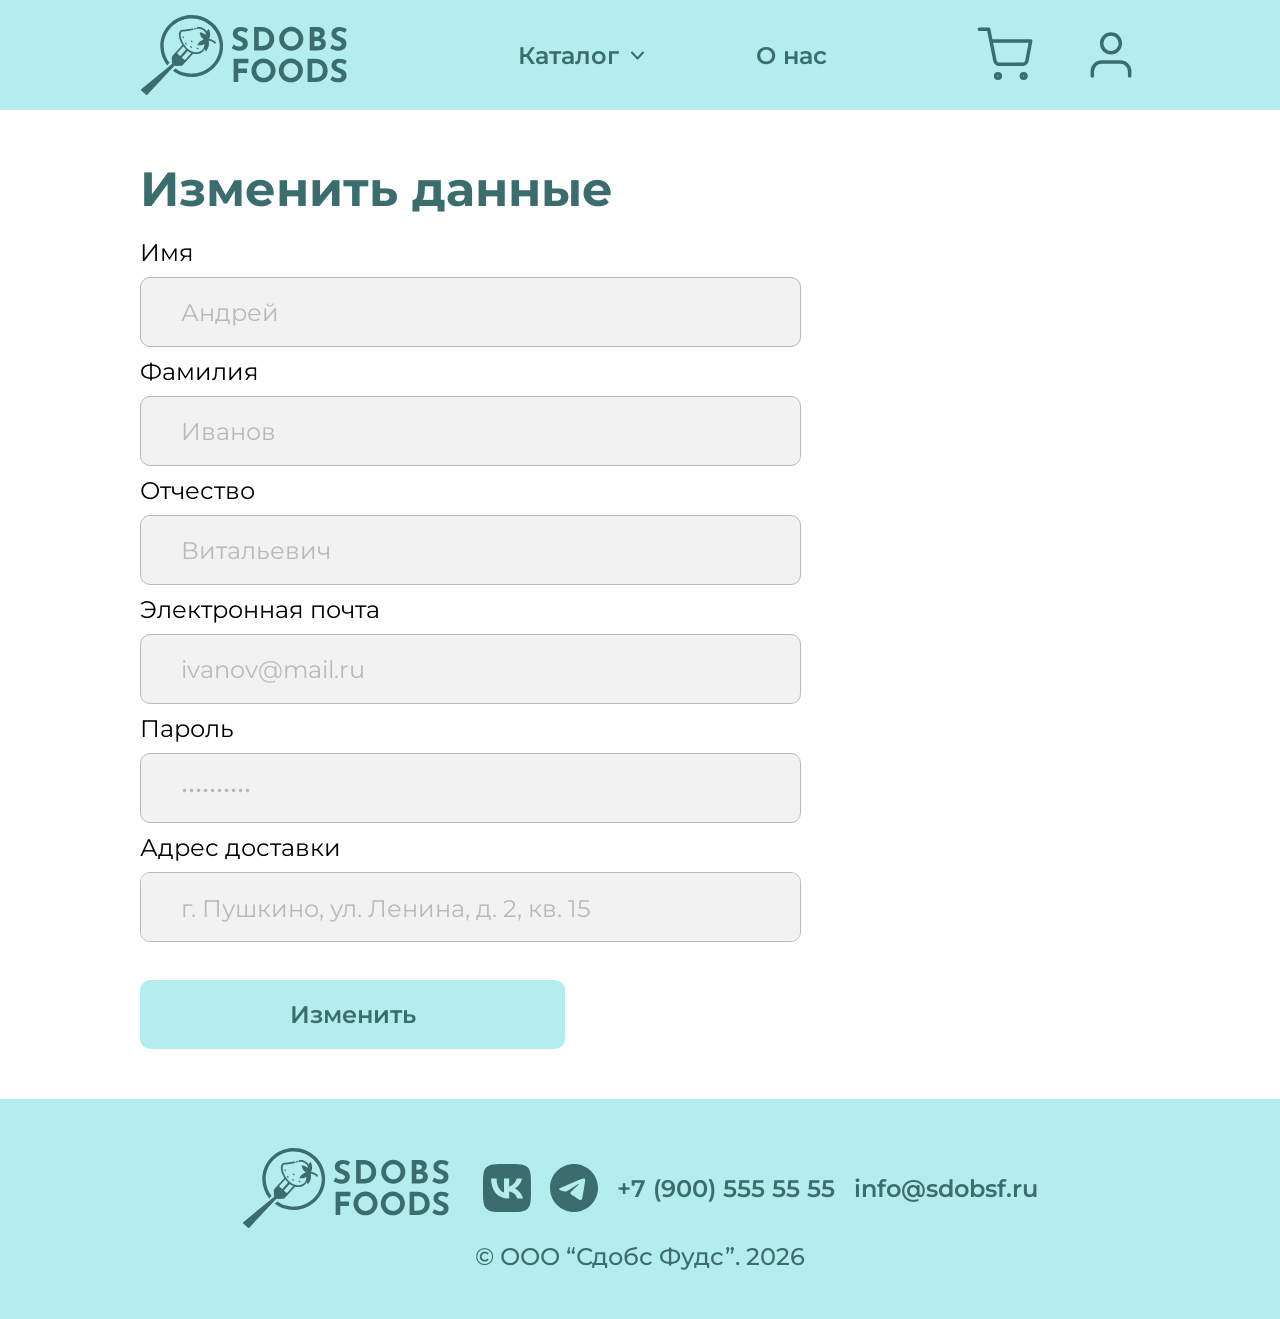
<file: docs/pages/profile.html>
<!DOCTYPE html>
<html lang="ru">

<head>
  <meta charset="utf-8">
  <meta name="viewport" content="width=device-width, initial-scale=1, viewport-fit=cover">
  <meta name="color-scheme" content="only light">
  <title>Изменить данные — Сдобс Фудс</title>

  <link rel="preconnect" href="https://fonts.googleapis.com">
  <link rel="preconnect" href="https://fonts.gstatic.com" crossorigin>
  <link href="https://fonts.googleapis.com/css2?family=Montserrat:wght@400;500;600;700&display=swap" rel="stylesheet">
  <link rel="stylesheet" href="../css/style.css">
  <script src="../js/main.js" defer type="module"></script>
</head>

<body>

  <!-- Шапка -->
  <header class="header header--static">
    <div class="header__inner">

      <a class="logo" href="../index.html">
        <img src="../img/logo.svg" alt="Сдобс Фудс">
      </a>

      <nav class="nav">
        <div class="dropdown">
          <a class="dropdown__link" href="./catalogue.html">Каталог</a>
          <button class="dropdown__toggle" type="button" aria-expanded="false" aria-controls="catalog-menu" aria-label="Разделы каталога">
            <img src="../img/arrow.svg" width="13" height="9" alt="">
          </button>
          <ul class="dropdown__menu" id="catalog-menu">
            <li><a href="./catalogue.html#cheesecakes">Чизкейки</a></li>
            <li><a href="./catalogue.html#desserts">Десерты</a></li>
            <li><a href="./catalogue.html#cakes">Торты</a></li>
          </ul>
        </div>
        <a href="./about.html">О нас</a>
      </nav>

      <div class="icons">
        <a href="./cart.html" aria-label="Корзина">
          <img src="../img/cart.svg" width="56" height="56" alt="">
        </a>
        <div class="dropdown">
          <button class="dropdown__toggle dropdown__toggle--icon" type="button" aria-expanded="false" aria-controls="profile-menu" aria-label="Профиль">
            <img src="../img/user.svg" width="56" height="56" alt="">
          </button>
          <div class="dropdown__menu dropdown__menu--profile" id="profile-menu">
            <a class="dropdown__action" href="./login.html">Авторизоваться</a>
            <a href="./profile.html">Изменить данные</a>
            <a href="./orders.html">Мои заказы</a>
          </div>
        </div>
      </div>

      <button class="burger" type="button" aria-expanded="false" aria-controls="mobile-menu" aria-label="Открыть меню">
        <img src="../img/burger.svg" alt="">
      </button>

    </div>
    <nav class="mobile-menu" id="mobile-menu" aria-label="Меню сайта">
      <ul class="mobile-menu__list">
        <li>
          <a class="mobile-menu__link" href="./catalogue.html">Каталог</a>
          <ul class="mobile-menu__sub">
            <li><a href="./catalogue.html#cheesecakes">Чизкейки</a></li>
            <li><a href="./catalogue.html#desserts">Десерты</a></li>
            <li><a href="./catalogue.html#cakes">Торты</a></li>
          </ul>
        </li>
        <li><a class="mobile-menu__link" href="./about.html">О нас</a></li>
        <li><a class="mobile-menu__link" href="./cart.html">Корзина</a></li>
        <li>
          <p class="mobile-menu__link">Профиль</p>
          <ul class="mobile-menu__sub">
            <li><a class="mobile-menu__action" href="./login.html">Авторизоваться</a></li>
            <li><a href="./profile.html">Изменить данные</a></li>
            <li><a href="./orders.html">Мои заказы</a></li>
          </ul>
        </li>
      </ul>
    </nav>
  </header>

  <main class="profile-page">
    <form class="profile" data-profile-form novalidate>
      <h1 class="profile__title">Изменить данные</h1>

      <div class="profile__fields">
        <label class="profile__label" for="first-name">Имя</label>
        <input class="field" id="first-name" name="firstName" type="text" value="Андрей" autocomplete="given-name" required disabled>
        <label class="profile__label" for="last-name">Фамилия</label>
        <input class="field" id="last-name" name="lastName" type="text" value="Иванов" autocomplete="family-name" required disabled>
        <label class="profile__label" for="middle-name">Отчество</label>
        <input class="field" id="middle-name" name="middleName" type="text" value="Витальевич" autocomplete="additional-name" disabled>
        <label class="profile__label" for="email">Электронная почта</label>
        <input class="field" id="email" name="email" type="email" value="ivanov@mail.ru" autocomplete="email" required disabled>
        <label class="profile__label" for="password">Пароль</label>
        <input class="field" id="password" name="password" type="password" value="**********" autocomplete="new-password" required data-secret disabled>
        <label class="profile__label" for="address">Адрес доставки</label>
        <textarea class="field" id="address" name="address" rows="2" autocomplete="street-address" required disabled>г. Пушкино, ул. Ленина, д. 2, кв. 15</textarea>
      </div>

      <div class="profile__actions">
        <button class="profile__submit" type="submit">Изменить</button>
        <p class="profile__status" role="status" aria-live="polite"></p>
      </div>
    </form>
  </main>

  <!-- Футер -->
  <footer class="footer">
    <div class="footer__inner">

      <div class="footer__row">
        <a class="logo" href="../index.html">
          <img src="../img/logo.svg" alt="Сдобс Фудс">
        </a>

        <div class="footer__rest">
          <div class="footer__social">
            <a href="#">
              <img src="../img/vk.svg" width="48" height="48" alt="ВКонтакте">
            </a>
            <a href="#">
              <img src="../img/telegram.svg" width="48" height="48" alt="Телеграм">
            </a>
          </div>

          <div class="footer__contacts">
            <a href="tel:+79005555555">+7 (900) 555 55 55</a>
            <a href="mailto:info@sdobsf.ru">info@sdobsf.ru</a>
          </div>
        </div>
      </div>

      <p class="footer__copy">© ООО “Сдобс Фудс”. 2026</p>

    </div>
  </footer>

</body>

</html>
</file>
<file: docs/css/style.css>
/* ==========================================================================
   Сдобс Фудс — Главная
   Брейкпоинты: десктоп (от 1100px), планшет (768–1099px), телефон (до 767px)
   ========================================================================== */


/* ---------- Базовые настройки ---------- */

:root {
  --mint: #b3edee;
  --teal: #3c6d6e;
  --banner: url("../img/banner.png");

  color-scheme: only light;
  box-sizing: border-box;
  padding-top: env(safe-area-inset-top, 0px);
  padding-bottom: env(safe-area-inset-bottom, 0px);
}

html {
  background: var(--mint);
  scroll-padding-top: env(safe-area-inset-top, 0px);
  scroll-behavior: smooth;
}

@media (prefers-reduced-motion: reduce) {
  html {
    scroll-behavior: auto;
  }
}

*,
*::before,
*::after {
  box-sizing: border-box;
  margin: 0;
  padding: 0;
}

body {
  display: flex;
  flex-direction: column;
  min-width: 320px;
  min-height: 100vh;
  min-height: 100dvh;
  background: #fff;
  color: var(--teal);
  font-family: Montserrat, Arial, sans-serif;
  font-weight: 500;
  line-height: normal;
  overflow-x: hidden;
}

/* Блоки страницы не сжимаются, а футер всегда прижат к низу экрана:
   на коротких страницах свободное место остаётся белым над футером */
body > * {
  flex-shrink: 0;
}

/* Цветная полоса под «чёлкой» телефона */
body::before {
  content: "";
  position: fixed;
  inset: 0 0 auto;
  height: env(safe-area-inset-top, 0px);
  background: var(--mint);
  z-index: 10;
}

img {
  display: block;
}

a {
  color: inherit;
  text-decoration: none;
}

h1,
h2 {
  font-weight: 700;
}

h2 {
  font-size: 48px;
  text-transform: uppercase;
  text-align: center;
}


/* ---------- Кнопка ---------- */

.btn {
  display: inline-block;
  padding: 20px 40px;
  background: var(--mint);
  color: var(--teal);
  font-size: 28px;
  font-weight: 600;
  border-radius: 10px;
  white-space: nowrap;
}


/* ---------- Баннер ---------- */

.top {
  position: relative;
  height: 600px;
  background: #fff;
}

.hero {
  position: absolute;
  inset: 0;
  background-image:
    linear-gradient(-72deg, rgba(0, 0, 0, 0) 0%, rgba(0, 0, 0, 0.38) 59.1%),
    var(--banner);
  background-position: center;
  background-size: cover;
  background-repeat: no-repeat;
}

.hero__content {
  position: absolute;
  top: 110px;
  left: 0;
  right: 0;
  height: 490px;
}

.hero__wrap {
  position: relative;
  max-width: 998px;
  height: 100%;
  margin: 0 auto;
}

.hero__content h1 {
  position: absolute;
  top: 120px;
  left: 59px;
  width: 808px;
  max-width: 100%;
  font-size: 64px;
  color: #fff;
}

.hero__content .btn {
  position: absolute;
  top: 297px;
  left: 65px;
}


/* ---------- Шапка ---------- */

.header {
  position: absolute;
  top: 0;
  left: 0;
  right: 0;
  height: 110px;
  padding-top: 15px;
  background: var(--mint);
  z-index: 2;
}

.header__inner {
  display: flex;
  align-items: center;
  gap: 150px;
  max-width: 998px;
  height: 80px;
  margin: 0 auto;
}

.logo img {
  width: 207px;
  height: 80px;
}

.nav {
  display: flex;
  justify-content: space-between;
  flex: 1;
  min-width: 0;
  max-width: 669px;
  padding-left: 20px;
  font-size: 24px;
  font-weight: 600;
}

.nav > a {
  display: flex;
  align-items: center;
  gap: 12px;
}

.icons {
  display: flex;
  gap: 50px;
}


/* ---------- Выпадающее меню «Каталог» ---------- */

.dropdown {
  position: relative;
  display: flex;
  align-items: center;
  gap: 12px;
}

.dropdown__toggle {
  display: flex;
  align-items: center;
  padding: 8px;
  margin: -8px;
  background: none;
  border: 0;
  cursor: pointer;
}

.dropdown__toggle img {
  transition: transform 0.2s ease;
}

.dropdown.is-open .dropdown__toggle:not(.dropdown__toggle--icon) img {
  transform: rotate(180deg);
}

/* Меню продолжает шапку: начинается от её нижней границы */
.dropdown__menu {
  position: absolute;
  top: calc(100% + 40px);
  left: -20px;
  min-width: 220px;
  padding: 10px 0 14px;
  list-style: none;
  background: var(--mint);
  border-radius: 0 0 10px 10px;
  box-shadow: 0 12px 24px rgba(60, 109, 110, 0.25);
  opacity: 0;
  visibility: hidden;
  transform: translateY(-8px);
  transition: opacity 0.2s ease, transform 0.2s ease, visibility 0.2s;
}

.dropdown.is-open .dropdown__menu {
  opacity: 1;
  visibility: visible;
  transform: translateY(0);
}

.dropdown__menu a {
  display: block;
  padding: 12px 20px;
  font-size: 22px;
  font-weight: 600;
  white-space: nowrap;
}

.dropdown__menu a:hover,
.dropdown__menu a:focus-visible {
  background: rgba(255, 255, 255, 0.55);
  outline: none;
}

/* Меню профиля: кнопка-иконка и панель с кнопкой «Авторизоваться» */
.dropdown__toggle--icon {
  padding: 0;
  margin: 0;
}

.dropdown__menu--profile {
  top: calc(100% + 27px);
  right: 0;
  left: auto;
  min-width: 0;
  padding: 14px 0;
}

.dropdown__menu .dropdown__action {
  margin: 0 20px 8px;
  padding: 12px 24px;
  background: var(--teal);
  color: var(--mint);
  font-size: 20px;
  border-radius: 10px;
  text-align: center;
}

.dropdown__menu .dropdown__action:hover,
.dropdown__menu .dropdown__action:focus-visible {
  background: var(--teal);
  opacity: 0.85;
}

.burger {
  display: none;
  margin: -5px;
  padding: 0;
  background: none;
  border: 0;
  cursor: pointer;
}

/* Мобильное меню показывается только на телефоне */
.mobile-menu {
  display: none;
}


/* ---------- О компании ---------- */

.about {
  height: 580px;
}

.about__inner {
  display: flex;
  align-items: center;
  max-width: 998px;
  height: 540px;
  margin: 0 auto;
}

.about__img {
  flex: none;
  width: 320px;
  height: 460px;
  border-radius: 10px;
  object-fit: cover;
}

.about__text {
  display: flex;
  flex-direction: column;
  align-items: center;
  justify-content: space-between;
  flex: 1;
  min-width: 0;
  height: 462px;
  margin-left: 20px;
  text-align: center;
}

.about__text h2 {
  line-height: 1;
}

.about__text p {
  font-size: 24px;
  line-height: 1.2;
}


/* ---------- Хиты продаж ---------- */

.hits {
  height: 477px;
  padding-top: 40px;
}

.hits__inner {
  max-width: 998px;
  margin: 0 auto;
}

.cards {
  display: flex;
  justify-content: space-between;
  margin-top: 34px;
  padding: 0 43px;
}

/* На десктопе обёртки рядов не влияют на раскладку */
.cards__rows,
.cards__row {
  display: contents;
}

.card {
  display: flex;
  flex-direction: column;
  align-items: center;
  width: 236px;
  height: 305px;
}

.card img {
  width: 236px;
  height: 202px;
  border-radius: 10px;
  object-fit: cover;
}

.card b {
  margin-top: 10px;
  font-size: 28px;
  font-weight: 600;
}

.card .btn {
  margin-top: 10px;
  padding: 10px 20px;
  font-size: 24px;
}


/* ---------- Футер ---------- */

.footer {
  height: 220px;
  margin-top: auto;
  background: var(--mint);
}

.footer__inner {
  position: relative;
  max-width: 998px;
  height: 100%;
  margin: 0 auto;
}

.footer__row {
  position: absolute;
  top: 49px;
  left: 101.5px;
  right: 101.5px;
  display: flex;
  align-items: center;
  gap: 33px;
  height: 80px;
}

.footer__rest {
  display: flex;
  justify-content: space-between;
  align-items: center;
  flex: 1;
  min-width: 0;
  font-size: 24px;
  font-weight: 600;
  white-space: nowrap;
}

.footer__social,
.footer__contacts {
  display: contents;
}

.footer__social a,
.footer__social img {
  display: block;
  width: 48px;
  height: 48px;
}

.footer__copy {
  position: absolute;
  top: 143px;
  left: 0;
  right: 0;
  font-size: 24px;
  text-align: center;
}


/* ==========================================================================
   Планшет (768–1099px)
   ========================================================================== */

@media (max-width: 1099px) {

  /* Шапка */
  .header__inner {
    justify-content: space-between;
    gap: 0;
    max-width: none;
    padding: 0 10px;
  }

  .logo img {
    width: 173px;
    height: 66px;
  }

  .nav {
    flex: none;
    width: 283px;
  }

  /* Баннер */
  .hero {
    background-image:
      linear-gradient(-55.14deg, rgba(0, 0, 0, 0) 0.7%, rgba(0, 0, 0, 0.38) 44.85%),
      var(--banner);
  }

  .hero__wrap {
    max-width: none;
  }

  .hero__content h1 {
    top: 81px;
    left: 10px;
    width: calc(100% - 20px);
    max-width: 748px;
  }

  .hero__content .btn {
    top: 335px;
    left: 10px;
  }

  /* О компании */
  .about {
    height: 753px;
  }

  .about__inner {
    height: 740px;
    padding: 0 10px;
  }

  .about__text {
    justify-content: flex-start;
    max-width: 394px;
    height: 100%;
    margin-left: 34px;
    padding: 40px 0 42px;
  }

  .about__text p {
    margin-top: 10px;
    margin-bottom: auto;
  }

  /* Хиты продаж */
  .hits {
    height: 850px;
  }

  .cards {
    flex-direction: column;
    justify-content: space-between;
    height: 662px;
    padding: 0;
  }

  .cards__rows {
    display: flex;
    flex-direction: column;
    justify-content: space-between;
    height: 100%;
  }

  .cards__row {
    display: flex;
    justify-content: space-between;
    padding: 0 43px;
  }

  .cards__row:last-child {
    justify-content: center;
  }

  /* Футер */
  .footer__inner {
    max-width: none;
    padding: 0 10px;
  }

  .footer__row {
    left: 10px;
    right: 10px;
  }

  .footer__row .logo img {
    width: 161px;
    height: 62px;
  }
}


/* ==========================================================================
   Телефон (до 767px)
   ========================================================================== */

@media (max-width: 767px) {

  /* Шапка */
  .header__inner {
    padding: 0 30px;
  }

  .logo img {
    width: 207px;
    height: 80px;
  }

  .nav,
  .icons {
    display: none;
  }

  .burger {
    display: block;
  }

  .burger img {
    width: 101px;
    height: 68px;
  }

  .mobile-menu {
    position: absolute;
    top: 100%;
    left: 0;
    right: 0;
    display: block;
    max-height: calc(100vh - 110px);
    padding: 6px 30px 24px;
    background: var(--mint);
    border-radius: 0 0 20px 20px;
    box-shadow: 0 12px 24px rgba(60, 109, 110, 0.25);
    overflow-y: auto;
    opacity: 0;
    visibility: hidden;
    transform: translateY(-8px);
    transition: opacity 0.2s ease, transform 0.2s ease, visibility 0.2s;
  }

  .header.is-open .mobile-menu {
    opacity: 1;
    visibility: visible;
    transform: translateY(0);
  }

  .mobile-menu__list,
  .mobile-menu__sub {
    list-style: none;
  }

  .mobile-menu__link {
    display: block;
    padding: 14px 0;
    border-bottom: 1px solid rgba(60, 109, 110, 0.2);
    font-size: 24px;
    font-weight: 600;
  }

  .mobile-menu__sub {
    padding: 4px 0 8px;
  }

  .mobile-menu__sub a {
    display: block;
    padding: 10px 0 10px 16px;
    font-size: 20px;
    font-weight: 500;
  }

  .mobile-menu__sub .mobile-menu__action {
    margin: 6px 0;
    padding: 12px 24px;
    background: var(--teal);
    border-radius: 10px;
    color: var(--mint);
    font-weight: 600;
    text-align: center;
  }

  /* Баннер */
  .hero {
    background-image:
      linear-gradient(-36.33deg, rgba(0, 0, 0, 0) 0%, rgba(0, 0, 0, 0.38) 68.46%),
      var(--banner);
  }

  .hero__content {
    display: flex;
    flex-direction: column;
    align-items: center;
    justify-content: center;
    gap: 40px;
    padding: 36px 0;
  }

  .hero__wrap {
    display: contents;
  }

  .hero__content h1 {
    position: static;
    width: 100%;
    max-width: none;
    font-size: 48px;
    text-align: center;
  }

  .hero__content .btn {
    position: static;
  }

  /* О компании */
  .about {
    height: 753px;
  }

  .about__inner {
    display: block;
    height: 728px;
    padding: 0;
  }

  .about__img {
    display: none;
  }

  .about__text {
    justify-content: space-between;
    max-width: none;
    height: 100%;
    margin: 0;
    padding: 32px 0;
  }

  .about__text p {
    margin: 0;
  }

  /* Хиты продаж */
  .hits {
    height: 1266px;
  }

  .cards {
    flex-direction: column;
    align-items: center;
    gap: 52px;
    height: auto;
  }

  .cards__rows,
  .cards__row {
    display: contents;
  }

  /* Футер */
  .footer__inner {
    padding: 0;
  }

  .footer__row {
    top: 19px;
    left: 0;
    right: 0;
    display: grid;
    grid-template-columns: 1fr auto;
    align-items: center;
    column-gap: 0;
    row-gap: 20px;
    height: auto;
    padding: 0 10px;
  }

  .footer__row .logo img {
    width: 207px;
    height: 80px;
  }

  .footer__rest {
    display: contents;
  }

  .footer__social {
    display: flex;
    gap: 37px;
  }

  .footer__contacts {
    display: flex;
    justify-content: space-between;
    grid-column: 1 / -1;
    font-size: 20px;
  }

  .footer__copy {
    top: 162px;
  }
}


/* ==========================================================================
   Узкие телефоны (до 392px)
   ========================================================================== */

@media (max-width: 392px) {

  .logo img,
  .footer__row .logo img {
    width: 170px;
    height: auto;
  }

  .header__inner {
    padding-left: 12px;
    padding-right: 12px;
  }

  .footer__row {
    padding: 0 12px;
  }

  .burger img {
    width: 80px;
    height: auto;
  }

  .hero__content h1,
  h2 {
    font-size: 40px;
  }

  .footer__contacts {
    font-size: 18px;
  }
}


/* ==========================================================================
   Страница «Каталог»
   ========================================================================== */

/* Шапка без баннера: обычный блок в потоке страницы */
.header--static {
  position: relative;
}

.catalog-page {
  padding: 1px 0 40px;
}

.catalog {
  height: 913px;
  padding-top: 40px;
}

/* Между первой и второй секцией на десктопе есть дополнительный отступ */
.catalog:first-child {
  margin-bottom: 15px;
}

.catalog__inner {
  max-width: 1000px;
  margin: 0 auto;
}

.catalog__title {
  line-height: normal;
}

.catalog__subtitle {
  margin-top: 0.5px;
  font-size: 24px;
  font-weight: 400;
  text-align: center;
  text-transform: lowercase;
}

.catalog__grid {
  display: grid;
  grid-template-columns: repeat(3, 236px);
  justify-content: space-between;
  row-gap: 100px;
  margin-top: 35px;
  padding: 0 43px;
}


/* ---------- Каталог: планшет ---------- */

@media (max-width: 1099px) {

  .catalog {
    height: 1318px;
  }

  .catalog:first-child {
    margin-bottom: 0;
  }

  .catalog__grid {
    grid-template-columns: repeat(2, 236px);
    justify-content: center;
    column-gap: 82px;
    padding: 0;
  }
}


/* ---------- Каталог: телефон ---------- */

@media (max-width: 767px) {

  .catalog {
    height: 1218px;
  }

  .catalog__grid {
    grid-template-columns: 236px;
    row-gap: 50px;
  }

  /* На телефоне в каждой категории показываются первые три торта */
  .catalog__grid .card:nth-child(n + 4) {
    display: none;
  }
}


/* ---------- Каталог: узкие телефоны ---------- */

@media (max-width: 392px) {

  .catalog__subtitle {
    font-size: 20px;
  }
}


/* ==========================================================================
   Страница «О нас»
   ========================================================================== */

.about-page {
  padding-bottom: 40px;
}

/* Декоративная сетка точек: лежит под фото и выглядывает из-за его угла */
.decor {
  position: absolute;
  z-index: 0;
  width: 276px;
  height: 180px;
}


/* ---------- О компании ---------- */

.company {
  height: 581px;
  padding-top: 41px;
}

.company__inner {
  display: flex;
  align-items: center;
  gap: 20px;
  max-width: 1000px;
  height: 540px;
  margin: 0 auto;
}

.company__img {
  flex: none;
  width: 320px;
  height: 460px;
  border-radius: 10px;
  object-fit: cover;
}

.company__text {
  display: flex;
  flex-direction: column;
  flex: 1;
  gap: 10px;
  min-width: 0;
}

.company__text h2 {
  line-height: 1;
  text-align: left;
}

.company__text p {
  font-size: 24px;
  line-height: 1.2;
}


/* ---------- Партнёры ---------- */

.partners {
  height: 620px;
  padding-top: 40px;
}

.partners__inner {
  position: relative;
  max-width: 1000px;
  height: 540px;
  margin: 0 auto;
  overflow: hidden;
}

.partners__content {
  position: absolute;
  top: 45px;
  left: 0;
  z-index: 2;
  display: flex;
  flex-direction: column;
  gap: 10px;
  width: 490px;
  height: 450px;
}

.partners__content h2 {
  line-height: 1;
  text-align: left;
}

.partners__list {
  list-style: disc;
  font-size: 24px;
  line-height: 1.2;
}

.partners__list li {
  margin: 0 0 12px 36px;
}

.partners__list li:last-child {
  margin-bottom: 0;
}

.partners__photo {
  position: absolute;
  top: 40px;
  right: 0;
  z-index: 1;
  width: 490px;
  height: 460px;
  border-radius: 10px;
  object-fit: cover;
}

.partners__decor {
  top: 340px;
  left: 466px;
}


/* ---------- Производство ---------- */

.production {
  height: 580px;
  overflow: hidden;
}

.production__inner {
  position: relative;
  max-width: 1000px;
  height: 100%;
  margin: 0 auto;
}

.production__title {
  position: absolute;
  top: 40px;
  left: 50%;
  width: 449px;
  max-width: 100%;
  line-height: 1;
  transform: translateX(-50%);
}

.video {
  position: absolute;
  top: 155px;
  left: 50%;
  z-index: 1;
  width: 684px;
  height: 385px;
  border-radius: 10px;
  overflow: hidden;
  transform: translateX(-50%);
}

.video__poster {
  width: 100%;
  height: 100%;
  object-fit: cover;
}

.video__play {
  position: absolute;
  top: 50%;
  left: 50%;
  width: 150px;
  height: 150px;
  padding: 0;
  background: none;
  border: 0;
  cursor: pointer;
  transform: translate(-50%, -50%);
}

.video__play img {
  width: 100%;
  height: 100%;
}

.production__decor {
  top: 386px;
  left: 629px;
}


/* ---------- Сертификаты ---------- */

.certificates {
  height: 600px;
}

.certificates__inner {
  position: relative;
  max-width: 1071px;
  height: 100%;
  margin: 0 auto;
}

.certificates__title {
  position: absolute;
  top: 40px;
  left: 50%;
  width: 449px;
  max-width: 100%;
  line-height: 1;
  white-space: nowrap;
  transform: translateX(-50%);
}

.carousel {
  position: absolute;
  top: 107px;
  left: 0;
  right: 0;
}

.carousel__viewport {
  width: 1000px;
  max-width: 100%;
  margin: 0 auto;
  overflow: hidden;
}

.carousel__track {
  position: relative;
  display: flex;
  gap: 20px;
  list-style: none;
  transition: transform 0.4s ease;
}

.carousel__slide {
  position: relative;
  flex: none;
  width: 320px;
  height: 423px;
  border: 1px solid rgba(0, 0, 0, 0.5);
  border-radius: 10px;
}

.carousel__slide img {
  position: absolute;
  inset: 0;
  width: 100%;
  height: 100%;
  border-radius: 10px;
  object-fit: cover;
}

.carousel__btn {
  position: absolute;
  top: 180px;
  z-index: 2;
  display: flex;
  align-items: center;
  justify-content: center;
  width: 40px;
  height: 52px;
  padding: 0;
  background: none;
  border: 0;
  cursor: pointer;
}

.carousel__btn--prev {
  left: 0;
}

.carousel__btn--prev img {
  transform: scaleX(-1);
}

.carousel__btn--next {
  right: 0;
}

.carousel__dots {
  position: absolute;
  top: 433px;
  left: 50%;
  display: flex;
  gap: 12px;
  transform: translateX(-50%);
}

.carousel__dot {
  width: 18px;
  height: 18px;
  padding: 0;
  background: var(--mint);
  border: 0;
  border-radius: 50%;
  cursor: pointer;
}

.carousel__dot.is-active {
  background: var(--teal);
}


/* ---------- «О нас»: планшет ---------- */

@media (max-width: 1099px) {

  .company {
    height: 791px;
    padding-top: 0;
  }

  .company__inner {
    gap: 10px;
    max-width: none;
    height: 100%;
    padding: 0 10px;
  }

  .partners {
    height: 560px;
    padding-top: 0;
  }

  .partners__inner {
    max-width: 768px;
    height: 560px;
  }

  .partners__content {
    justify-content: space-between;
    gap: 0;
    width: 312px;
    height: 480px;
    padding-left: 10px;
  }

  .partners__photo {
    right: 10px;
    width: 446px;
  }

  .partners__decor {
    left: 266px;
  }

  .production__inner {
    max-width: 768px;
  }

  .production__decor {
    left: 482px;
  }

  .certificates__inner {
    max-width: 768px;
  }
}


/* ---------- «О нас»: телефон ---------- */

@media (max-width: 767px) {

  .company {
    height: 845px;
  }

  .company__inner {
    flex-direction: column;
    justify-content: center;
    gap: 0;
    padding: 0;
  }

  .company__img {
    display: none;
  }

  .company__text {
    flex: none;
    width: 100%;
    text-align: center;
  }

  .company__text h2 {
    text-align: center;
  }

  .partners__inner {
    max-width: none;
  }

  .partners__photo,
  .partners__decor {
    display: none;
  }

  .partners__content {
    left: 50%;
    transform: translateX(-50%);
  }

  .partners__content h2 {
    text-align: center;
  }

  .production {
    height: 408px;
  }

  /* Контейнер шире экрана: центрируется, лишнее обрезается секцией */
  .production__inner {
    left: 50%;
    width: 768px;
    max-width: none;
    transform: translateX(-50%);
  }

  .production__title,
  .certificates__title {
    font-size: 40px;
  }

  .production__title {
    width: 393px;
  }

  .video {
    top: 147px;
    width: 393px;
    height: 221px;
  }

  .video__play {
    width: 100px;
    height: 100px;
  }

  .production__decor {
    top: 208px;
    left: 292px;
  }

  .certificates__inner {
    max-width: none;
  }
}


/* ==========================================================================
   Страница «Авторизация» (формы входа и регистрации)
   ========================================================================== */

.auth-page {
  padding: 53px 0 50px;
}

.auth-card {
  display: flex;
  flex-direction: column;
  align-items: center;
  justify-content: space-between;
  width: 1000px;
  max-width: 100%;
  height: 800px;
  margin: 0 auto;
  padding: 50px 0;
  background: #fff;
  border-radius: 20px;
  box-shadow: 4px 4px 30px rgba(0, 0, 0, 0.25);
  overflow: hidden;
}

/* Атрибут hidden не должен перебиваться display: flex */
.auth-card[hidden] {
  display: none;
}

.auth-card--login {
  height: 500px;
}

.auth-card__title {
  font-size: 48px;
  line-height: 1;
  text-align: center;
}

.auth-card__fields {
  display: flex;
  flex-direction: column;
  gap: 20px;
  width: 870px;
}

.field {
  width: 100%;
  height: 70px;
  padding: 21px 50px;
  background: #f2f2f2;
  border: 1px solid #b9b9b9;
  border-radius: 10px;
  color: var(--teal);
  font-family: inherit;
  font-size: 24px;
  font-weight: 400;
}

.field::placeholder {
  color: #b9b9b9;
  opacity: 1;
}

.field:focus {
  border-color: var(--teal);
  outline: none;
}

.auth-card__submit {
  width: 870px;
  padding: 20px;
  background: var(--mint);
  border: 0;
  border-radius: 10px;
  color: var(--teal);
  font-family: inherit;
  font-size: 24px;
  font-weight: 600;
  cursor: pointer;
}

.auth-card__submit:hover,
.auth-card__submit:focus-visible {
  opacity: 0.85;
  outline: none;
}

.auth-card__switch {
  color: rgba(60, 109, 110, 0.5);
  font-size: 16px;
  font-weight: 500;
  line-height: 1.2;
}

.auth-card__switch:hover {
  color: var(--teal);
}


/* ---------- Авторизация: планшет ---------- */

@media (max-width: 1099px) {

  .auth-page {
    padding: 50px 10px;
  }

  .auth-card__fields {
    width: calc(100% - 40px);
  }

  .auth-card__submit {
    width: calc(100% - 40px);
  }
}


/* ---------- Авторизация: телефон ---------- */

@media (max-width: 767px) {

  .auth-page {
    padding: 50px 0;
  }

  .auth-card__title {
    font-size: 36px;
  }

  .auth-card__fields,
  .auth-card__submit {
    width: 100%;
  }

  .auth-card__submit {
    border-radius: 10px;
  }

  .auth-card__switch {
    font-size: 24px;
  }
}


/* ==========================================================================
   Страница товара
   ========================================================================== */

.product-page {
  padding: 50px 0 200px;
}

/* Белые карточки с тенью: карточка товара и блок «Описание / Отзывы» */
.product,
.details {
  max-width: 100%;
  margin: 0 auto;
  background: #fff;
  border-radius: 20px;
  box-shadow: 4px 4px 30px rgba(0, 0, 0, 0.25);
  overflow: hidden;
}


/* ---------- Карточка товара ---------- */

.product {
  display: flex;
  gap: 50px;
  width: 1000px;
  height: 536px;
  margin-bottom: 70px;
  padding: 50px 65px;
}

.product__gallery {
  flex: none;
  width: 425px;
}

.gallery__main {
  display: block;
  width: 425px;
  height: 330px;
  border-radius: 10px;
  object-fit: cover;
}

.gallery__thumbs {
  display: flex;
  align-items: center;
  justify-content: center;
  gap: 20px;
  width: 425px;
  margin-top: 30px;
}

.gallery__arrow {
  display: flex;
  flex: none;
  width: 17px;
  height: 34px;
  padding: 0;
  background: none;
  border: 0;
  cursor: pointer;
}

.gallery__arrow img {
  width: 17px;
  height: 34px;
}

.gallery__arrow--next img {
  transform: scaleX(-1);
}

.gallery__thumb {
  flex: none;
  width: 85px;
  height: 76px;
  padding: 0;
  border: 0;
  border-radius: 10px;
  overflow: hidden;
  cursor: pointer;
}

.gallery__thumb img {
  width: 100%;
  height: 100%;
  object-fit: cover;
}

.gallery__thumb.is-active {
  box-shadow: 0 0 0 2px var(--teal);
}

.product__title {
  font-size: 32px;
  line-height: normal;
}

.product__sku {
  margin-top: 20px;
  color: rgba(60, 109, 110, 0.5);
  font-size: 16px;
  line-height: 1.2;
}

.product__specs {
  margin-top: 20px;
  list-style: none;
  font-size: 24px;
  line-height: 1.2;
}

.product__specs li {
  display: flex;
  align-items: flex-start;
  gap: 20px;
}

.product__specs li + li {
  margin-top: 16px;
}

.product__specs img {
  margin-top: 2px;
}

.product__buy {
  margin-top: 89px;
  padding: 20px;
  border: 0;
  font-family: inherit;
  font-size: 24px;
  cursor: pointer;
}

.product__buy:hover,
.product__buy:focus-visible {
  opacity: 0.85;
  outline: none;
}


/* ---------- Описание и отзывы ---------- */

.details {
  width: 1000px;
  min-height: 471px;
}

.tabs__list {
  display: flex;
  border-bottom: 2px solid var(--teal);
}

.tabs__tab {
  padding: 15px 30px;
  background: none;
  border: 0;
  color: var(--teal);
  font-family: inherit;
  font-size: 24px;
  font-weight: 500;
  line-height: normal;
  cursor: pointer;
}

.tabs__tab[aria-selected="true"] {
  background: var(--mint);
}

.tabs__panel {
  padding: 30px 30px 46px;
}

.tabs__panel[hidden] {
  display: none;
}

.details__text {
  font-size: 24px;
  line-height: 1.2;
}

.reviews {
  display: flex;
  flex-direction: column;
  gap: 30px;
  list-style: none;
}

.review {
  display: flex;
  flex-direction: column;
  gap: 10px;
  padding: 1px 0;
}

.review__head {
  display: flex;
  align-items: center;
  gap: 20px;
}

.review__avatar {
  width: 72px;
  height: 72px;
}

.review__name {
  display: block;
  font-size: 24px;
  font-weight: 600;
}

.review__date {
  display: block;
  margin-top: 5px;
  color: rgba(60, 109, 110, 0.5);
  font-size: 16px;
  line-height: 1.2;
}

.review__stars {
  display: flex;
}

.review__stars img {
  width: 24px;
  height: 24px;
}

.review__text {
  font-size: 24px;
  line-height: 1.2;
  text-transform: lowercase;
}


/* ---------- Товар: планшет ---------- */

@media (max-width: 1099px) {

  .product-page {
    padding: 50px 0 150px;
  }

  .product {
    flex-direction: column;
    align-items: center;
    gap: 30px;
    width: 620px;
    height: auto;
    margin-bottom: 50px;
  }

  .product__buy {
    margin-top: 30px;
  }

  .details {
    width: calc(100% - 20px);
    max-width: 748px;
    min-height: 528px;
  }
}


/* ---------- Товар: телефон ---------- */

@media (max-width: 767px) {

  .product-page {
    padding: 50px 0;
  }

  .product {
    width: 100%;
    margin-bottom: 65px;
    padding: 50px 0;
  }

  .product__gallery {
    width: 392px;
    max-width: 100%;
  }

  .gallery__main {
    display: block;
    width: 349px;
    max-width: 100%;
    height: 295px;
    margin: 0 auto;
  }

  .gallery__thumbs {
    width: 100%;
    margin-top: 50px;
  }

  .details {
    width: 100%;
    max-width: none;
    min-height: 644px;
  }

  .tabs__panel {
    padding: 30px 0 46px;
  }
}


/* ==========================================================================
   Страница «Изменить данные»
   ========================================================================== */

.profile-page {
  padding: 50px 0;
}

.profile {
  width: 1000px;
  max-width: 100%;
  margin: 0 auto;
}

.profile__title {
  font-size: 48px;
  line-height: normal;
}

.profile__fields {
  display: flex;
  flex-direction: column;
  gap: 10px;
  width: 661px;
  max-width: 100%;
  margin-top: 20px;
}

.profile__label {
  color: #000;
  font-size: 24px;
  font-weight: 400;
  line-height: normal;
}

.profile .field {
  padding: 21px 40px;
  background: #fff;
}

/* Заблокированные поля выглядят как в макете: серый фон и серый текст */
.profile .field:disabled {
  background: #f2f2f2;
  color: #b9b9b9;
  -webkit-text-fill-color: #b9b9b9;
  opacity: 1;
  cursor: default;
}

.profile textarea.field {
  display: block;
  resize: none;
  overflow: auto;
  line-height: normal;
}

.profile__actions {
  position: relative;
  margin-top: 38px;
}

.profile__submit {
  display: block;
  width: 425px;
  max-width: 100%;
  padding: 20px;
  background: var(--mint);
  border: 0;
  border-radius: 10px;
  color: var(--teal);
  font-family: inherit;
  font-size: 24px;
  font-weight: 600;
  line-height: normal;
  cursor: pointer;
}

.profile__submit:hover,
.profile__submit:focus-visible {
  opacity: 0.85;
  outline: none;
}

/* Сообщение «Данные сохранены» не меняет высоту страницы */
.profile__status {
  position: absolute;
  top: 50%;
  left: 445px;
  color: rgba(60, 109, 110, 0.7);
  font-size: 16px;
  transform: translateY(-50%);
  white-space: nowrap;
}


/* ---------- Изменить данные: планшет ---------- */

@media (max-width: 1099px) {

  .profile {
    width: calc(100% - 20px);
    max-width: 748px;
  }

  .profile__fields {
    width: calc(100% - 44px);
  }
}


/* ---------- Изменить данные: телефон ---------- */

@media (max-width: 767px) {

  .profile {
    width: 100%;
    max-width: none;
  }

  .profile__title {
    font-size: 36px;
  }

  .profile__fields {
    width: 100%;
    margin-top: 35px;
  }

  .profile .field {
    padding: 10px 20px;
  }

  .profile textarea.field {
    height: 97.6px;
    padding: 20px;
  }

  .profile__actions {
    margin: 18.6px 22px 0;
  }

  .profile__submit {
    width: 100%;
  }

  .profile__status {
    top: calc(100% + 10px);
    left: 0;
    right: 0;
    text-align: center;
    transform: none;
  }
}


/* ==========================================================================
   Страница «Корзина»
   Дополнительные цвета: #627f80 (мелкий текст), #dcebec (линии)
   ========================================================================== */

.cart-page {
  min-height: 900px;
  padding: 50px 0 100px;
}

.cart {
  width: 1000px;
  max-width: 100%;
  margin: 0 auto;
}

.cart__head {
  display: flex;
  align-items: baseline;
  gap: 16px;
}

.cart__title {
  font-size: 48px;
  line-height: normal;
  text-transform: uppercase;
}

.cart__count {
  font-size: 18px;
  font-weight: 400;
}

.cart__body {
  display: flex;
  align-items: flex-start;
  gap: 30px;
  margin-top: 36px;
}

.cart__body[hidden],
.cart-empty[hidden] {
  display: none;
}

.cart__list {
  flex: none;
  width: 620px;
}

.cart__items {
  display: flex;
  flex-direction: column;
  gap: 24px;
  list-style: none;
}

.cart__back {
  display: inline-flex;
  align-items: center;
  gap: 10px;
  margin-top: 24px;
  padding: 8px 0;
  font-size: 16px;
}

.cart__back:hover {
  opacity: 0.7;
}


/* ---------- Позиция в корзине ---------- */

.cart-item,
.cart-summary {
  background: #fff;
  border-radius: 20px;
  box-shadow: 4px 4px 30px rgba(0, 0, 0, 0.25);
}

.cart-item {
  position: relative;
  display: flex;
  flex-direction: column;
  gap: 20px;
  padding: 24px;
}

.cart-item__main {
  display: flex;
  gap: 24px;
}

.cart-item__photo {
  flex: none;
  width: 144px;
  height: 144px;
  border-radius: 10px;
  object-fit: cover;
}

.cart-item__info {
  display: flex;
  flex: 1;
  flex-direction: column;
  gap: 10px;
  min-width: 0;
  word-break: break-word;
}

.cart-item__title {
  font-size: 24px;
  line-height: 1.2;
  text-align: left;
  text-transform: none;
}

.cart-item__meta {
  color: #627f80;
  font-size: 14px;
  font-weight: 400;
  line-height: 1.4;
}

.cart-item__weight {
  font-size: 16px;
  font-weight: 400;
}

.cart-item__price {
  font-size: 16px;
}

.cart-item__bottom {
  display: flex;
  align-items: center;
  justify-content: space-between;
}

.cart-item__qty {
  display: flex;
  align-items: center;
  width: 120px;
  height: 44px;
  border: 1px solid #dcebec;
  border-radius: 5px;
  overflow: hidden;
}

.cart-item__qty-btn {
  display: flex;
  align-items: center;
  justify-content: center;
  flex: none;
  width: 44px;
  height: 100%;
  padding: 0;
  background: none;
  border: 0;
  cursor: pointer;
}

.cart-item__qty-btn:disabled {
  cursor: default;
  opacity: 0.35;
}

.cart-item__qty-value {
  flex: 1;
  font-size: 18px;
  font-weight: 600;
  text-align: center;
}

.cart-item__total {
  font-size: 24px;
  font-weight: 600;
  white-space: nowrap;
}

/* Удаление: крестик в углу карточки (на телефоне — корзина в нижнем ряду) */
.cart-item__remove {
  position: absolute;
  top: 24px;
  right: 24px;
  display: flex;
  align-items: center;
  justify-content: center;
  width: 32px;
  height: 32px;
  padding: 0;
  background: none;
  border: 0;
  cursor: pointer;
}

.cart-item__remove-trash {
  display: none;
}


/* ---------- Итог заказа ---------- */

.cart-summary {
  display: flex;
  flex: 1;
  flex-direction: column;
  gap: 24px;
  min-width: 0;
  padding: 30px;
}

.cart-summary__title {
  font-size: 24px;
  line-height: normal;
  text-align: left;
  text-transform: none;
}

.cart-summary__row {
  display: flex;
  align-items: center;
  justify-content: space-between;
  font-size: 16px;
  font-weight: 400;
  white-space: nowrap;
}

.cart-summary__sum {
  font-size: 18px;
  font-weight: 500;
}

.cart-summary__divider {
  height: 1px;
  background: #dcebec;
  border: 0;
}

.cart-summary__row--total {
  align-items: baseline;
}

.cart-summary__label {
  font-size: 20px;
  font-weight: 600;
}

.cart-summary__total {
  font-size: 32px;
  font-weight: 700;
}

.cart-summary__submit {
  height: 64px;
  padding: 0 20px;
  background: var(--mint);
  border: 0;
  border-radius: 10px;
  color: var(--teal);
  font-family: inherit;
  font-size: 22px;
  font-weight: 600;
  cursor: pointer;
}

.cart-summary__submit:hover,
.cart-summary__submit:focus-visible {
  opacity: 0.85;
  outline: none;
}

.cart-summary__note {
  color: #627f80;
  font-size: 14px;
  font-weight: 400;
  line-height: 1.5;
}

/* Пустая корзина */
.cart-empty {
  padding: 80px 0;
  text-align: center;
}

.cart-empty__text {
  margin-bottom: 30px;
  font-size: 24px;
}


/* ---------- Корзина: планшет ---------- */

@media (max-width: 1099px) {

  .cart-page {
    min-height: 0;
    padding: 50px 40px 80px;
  }

  .cart {
    width: 100%;
    max-width: 688px;
  }

  .cart__body {
    flex-direction: column;
    align-items: stretch;
    gap: 36px;
  }

  .cart__list {
    width: 100%;
  }

  .cart-summary {
    flex: none;
  }
}


/* ---------- Корзина: телефон ---------- */

@media (max-width: 767px) {

  .cart-page {
    padding: 32px 16px 131px;
  }

  .cart__head {
    flex-direction: column;
    align-items: flex-start;
    gap: 20px;
  }

  .cart__title {
    font-size: 36px;
  }

  .cart__count {
    font-size: 16px;
  }

  .cart__body {
    gap: 30px;
    margin-top: 30px;
  }

  .cart-item {
    padding: 20px;
  }

  .cart-item__main {
    gap: 16px;
  }

  .cart-item__photo {
    width: 100px;
    height: 112px;
  }

  .cart-item__title {
    font-size: 20px;
  }

  .cart-item__meta {
    font-size: 12px;
  }

  .cart-item__remove {
    position: static;
    width: 44px;
    height: 44px;
  }

  .cart-item__remove-x {
    display: none;
  }

  .cart-item__remove-trash {
    display: block;
  }

  .cart-summary {
    padding: 20px;
  }
}


/* ==========================================================================
   Страница «Мои заказы»
   Дополнительные цвета: #f1f9f9 (фон блоков), статусы — #fff3db / #866324,
   #e7f3ea / #497254
   ========================================================================== */

.orders-page {
  padding: 50px 0 100px;
}

.orders {
  display: flex;
  flex-direction: column;
  gap: 36px;
  width: 1000px;
  max-width: 100%;
  margin: 0 auto;
}

.orders__head {
  display: flex;
  flex-direction: column;
  gap: 20px;
}

.orders__heading {
  display: flex;
  align-items: baseline;
  gap: 16px;
}

.orders__title {
  font-size: 48px;
  line-height: normal;
  text-transform: uppercase;
}

.orders__count {
  font-size: 18px;
  font-weight: 400;
}

.orders__subtitle {
  color: #627f80;
  font-size: 16px;
  font-weight: 400;
  line-height: 1.4;
}

.orders__subtitle-narrow {
  display: none;
}

.orders__list {
  display: flex;
  flex-direction: column;
  gap: 24px;
  list-style: none;
}

.orders__back {
  display: inline-flex;
  align-items: center;
  align-self: flex-start;
  gap: 10px;
  padding: 8px 0;
  font-size: 16px;
}

.orders__back:hover {
  opacity: 0.7;
}


/* ---------- Карточка заказа ---------- */

.order {
  display: flex;
  flex-direction: column;
  gap: 24px;
  padding: 24px;
  background: #fff;
  border-radius: 20px;
  box-shadow: 4px 4px 30px rgba(0, 0, 0, 0.25);
}

/* Краткая информация: номер, сумма, кнопка, статус и количество */
.order__summary {
  display: grid;
  grid-template-columns: 1fr auto 36px;
  align-items: center;
  column-gap: 24px;
  row-gap: 16px;
}

.order__number {
  font-size: 24px;
  line-height: 1.4;
  text-align: left;
  text-transform: none;
}

.order__date {
  margin-top: 4px;
  color: #627f80;
  font-size: 14px;
  font-weight: 400;
  line-height: 1.4;
}

.order__sum {
  font-size: 24px;
  font-weight: 600;
  white-space: nowrap;
}

.order__toggle {
  display: flex;
  align-items: center;
  justify-content: center;
  width: 36px;
  height: 36px;
  padding: 0;
  background: #f1f9f9;
  border: 0;
  border-radius: 5px;
  cursor: pointer;
}

.order__toggle img {
  transition: transform 0.2s ease;
}

.order.is-open .order__toggle img {
  transform: rotate(180deg);
}

.order__status {
  justify-self: start;
  grid-column: 1;
  padding: 7px 12px;
  border-radius: 5px;
  font-size: 14px;
  font-weight: 600;
  white-space: nowrap;
}

.order__status--pending {
  background: #fff3db;
  color: #866324;
}

.order__status--transit {
  background: var(--mint);
  color: var(--teal);
}

.order__status--delivered {
  background: #e7f3ea;
  color: #497254;
}

.order__count {
  grid-column: 2 / 4;
  justify-self: end;
  color: #627f80;
  font-size: 14px;
  font-weight: 400;
  white-space: nowrap;
}

.order__divider {
  height: 1px;
  background: #dcebec;
  border: 0;
}

/* Раскрытый заказ показывает подробности, свёрнутый — краткий перечень */
.order__details,
.order__short {
  display: flex;
  flex-direction: column;
  gap: 24px;
}

.order:not(.is-open) .order__details,
.order.is-open .order__short {
  display: none;
}


/* ---------- Подробности заказа ---------- */

.order__content {
  display: flex;
  gap: 24px;
}

.order__composition {
  display: flex;
  flex: 1;
  flex-direction: column;
  gap: 20px;
  min-width: 0;
}

.order__subtitle {
  font-size: 18px;
  line-height: 1.4;
  text-align: left;
  text-transform: none;
}

.order-item {
  display: flex;
  align-items: center;
  gap: 20px;
}

.order-item__photo {
  flex: none;
  width: 96px;
  height: 96px;
  border-radius: 10px;
  object-fit: cover;
}

.order-item__info {
  display: flex;
  flex: 1;
  flex-direction: column;
  gap: 6px;
  min-width: 0;
}

.order-item__name {
  font-size: 18px;
  font-weight: 700;
  line-height: 1.4;
}

.order-item__meta {
  color: #627f80;
  font-size: 14px;
  font-weight: 400;
  line-height: 1.4;
}

.order-item__row {
  display: flex;
  align-items: baseline;
  justify-content: space-between;
}

.order-item__qty {
  color: #627f80;
  font-size: 14px;
  font-weight: 400;
}

.order-item__cost {
  font-size: 18px;
  font-weight: 600;
  white-space: nowrap;
}

.order__delivery {
  display: flex;
  flex: none;
  flex-direction: column;
  align-self: flex-start;
  gap: 18px;
  width: 300px;
  padding: 20px;
  background: #f1f9f9;
  border-radius: 10px;
}

.order__field {
  display: flex;
  flex-direction: column;
  gap: 5px;
}

.order__label {
  color: #627f80;
  font-size: 12px;
  font-weight: 400;
  line-height: 1.4;
}

.order__value {
  font-size: 16px;
  font-weight: 400;
  line-height: 1.4;
}

.order__value--medium {
  font-weight: 500;
}

.order__delivery-cost {
  display: flex;
  align-items: center;
  justify-content: space-between;
  color: #627f80;
  font-size: 16px;
  font-weight: 400;
}

.order__free {
  color: var(--teal);
  font-weight: 500;
}

.order__note {
  color: #627f80;
  font-size: 14px;
  font-weight: 400;
  line-height: 1.4;
}

.order__collapse,
.order__more {
  padding: 0;
  background: none;
  border: 0;
  color: var(--teal);
  font-family: inherit;
  font-weight: 500;
  text-align: left;
  cursor: pointer;
}

.order__collapse {
  display: flex;
  align-items: center;
  gap: 8px;
  font-size: 14px;
}

.order__collapse img {
  transform: rotate(180deg);
}

.order__collapse:hover,
.order__more:hover {
  opacity: 0.7;
}


/* ---------- Краткий перечень товаров ---------- */

.order__preview {
  display: flex;
  align-items: center;
  gap: 20px;
}

.order__thumbs {
  display: flex;
  flex: none;
  gap: 8px;
}

.order__thumb {
  width: 64px;
  height: 64px;
  border-radius: 10px;
  object-fit: cover;
}

.order__preview-text {
  display: flex;
  flex: 1;
  flex-direction: column;
  align-items: flex-start;
  gap: 8px;
  min-width: 0;
  font-size: 14px;
  font-weight: 400;
  line-height: 1.4;
}

.order__more {
  font-size: 12px;
  line-height: 1.4;
}


/* ---------- Заказы: планшет ---------- */

@media (max-width: 1099px) {

  .orders-page {
    padding: 50px 40px 80px;
  }

  .orders {
    width: 100%;
    max-width: 688px;
  }

  .order__content {
    flex-direction: column;
  }

  .order__delivery {
    align-self: stretch;
    width: 100%;
  }
}


/* ---------- Заказы: телефон ---------- */

@media (max-width: 767px) {

  .orders-page {
    padding: 32px 16px 60px;
  }

  .orders {
    gap: 30px;
  }

  .orders__head {
    gap: 16px;
  }

  .orders__title {
    font-size: 36px;
  }

  .orders__count,
  .orders__subtitle-wide {
    display: none;
  }

  .orders__subtitle {
    font-size: 14px;
  }

  .orders__subtitle-narrow {
    display: inline;
  }

  .order {
    gap: 20px;
    padding: 20px;
  }

  /* Сумма и количество уходят в отдельную нижнюю строку */
  .order__summary {
    grid-template-columns: 1fr 36px;
    column-gap: 12px;
  }

  .order__number {
    font-size: 20px;
  }

  .order__date {
    font-size: 12px;
  }

  .order__toggle {
    grid-column: 2;
    grid-row: 1;
  }

  .order__status {
    grid-column: 1 / 3;
    grid-row: 2;
    font-size: 12px;
  }

  .order__count,
  .order__sum {
    grid-column: 1 / 3;
    grid-row: 3;
    align-self: baseline;
  }

  .order__count {
    justify-self: start;
  }

  .order__sum {
    justify-self: end;
    font-size: 22px;
  }

  .order__details,
  .order__short {
    gap: 20px;
  }

  .order-item {
    gap: 14px;
  }

  .order-item__photo {
    width: 76px;
    height: 84px;
  }

  .order-item__name {
    font-size: 16px;
  }

  .order-item__meta {
    font-size: 12px;
  }

  .order-item__cost {
    font-size: 16px;
  }

  .order__value {
    font-size: 14px;
  }

  .order__delivery-cost {
    font-size: 14px;
  }

  .order__note {
    font-size: 12px;
  }

  .order__preview {
    gap: 12px;
  }

  .order__thumb {
    width: 48px;
    height: 56px;
  }

  .order__preview-text {
    font-size: 12px;
  }
}


/* ==========================================================================
   Страница входа: временное пояснение под формой
   ========================================================================== */

.auth-note {
  margin-top: 20px;
  color: #627f80;
  font-size: 14px;
  font-weight: 400;
  text-align: center;
}

.auth-note a {
  text-decoration: underline;
}

.auth-note a:hover {
  color: var(--teal);
}


/* ==========================================================================
   Кабинет оператора (только для компьютера, ширина макета 1600px)
   Цвета: фон #f6fafa, линии #dcebec, подсветка строки #e6f7f7, текст #627f80
   ========================================================================== */

.operator {
  min-width: 1440px;
  background: #f6fafa;
}

/* ---------- Шапка кабинета ---------- */

.op-header {
  height: 110px;
  padding: 15px 48px 0;
  background: var(--mint);
}

.op-header__inner {
  display: flex;
  align-items: center;
  gap: 40px;
  height: 80px;
}

.op-header__workspace {
  display: flex;
  flex: 1;
  align-items: center;
  justify-content: space-between;
  min-width: 0;
}

.op-header__title {
  font-size: 18px;
  font-weight: 600;
}

.op-header__user {
  font-size: 14px;
  font-weight: 400;
  line-height: 1.6;
  text-align: right;
}

.op-header__profile {
  display: flex;
}


/* ---------- Рабочая область ---------- */

.op-main {
  display: flex;
  flex-direction: column;
  gap: 28px;
  min-height: 1010px;
  padding: 36px 48px 40px;
}

.op-page-head {
  display: flex;
  align-items: center;
  justify-content: space-between;
}

.op-page-head__title {
  display: flex;
  flex-direction: column;
  gap: 10px;
}

.op-page-head h1 {
  font-size: 36px;
  line-height: normal;
  text-transform: uppercase;
}

.op-page-head__title p {
  color: #627f80;
  font-size: 14px;
  font-weight: 400;
}

.op-page-head__date {
  display: flex;
  flex-direction: column;
  align-items: flex-end;
  gap: 7px;
}

.op-page-head__date p:first-child {
  font-size: 14px;
  font-weight: 600;
}

.op-page-head__date p:last-child {
  color: #627f80;
  font-size: 12px;
  font-weight: 400;
}


/* ---------- Таблица заказов ---------- */

.op-card {
  background: #fff;
  border: 1px solid #dcebec;
  border-radius: 20px;
  overflow: hidden;
}

.op-card__panel {
  display: flex;
  align-items: center;
  justify-content: space-between;
  padding: 24px;
}

.op-card__queue,
.op-card__tools {
  display: flex;
  align-items: center;
  gap: 12px;
}

.op-card__queue h2 {
  font-size: 19px;
  font-weight: 600;
  line-height: normal;
  text-align: left;
  text-transform: none;
}

.op-badge {
  padding: 5px 10px;
  background: var(--mint);
  border-radius: 5px;
  font-size: 13px;
  font-weight: 700;
}

.op-search {
  display: flex;
  align-items: center;
  gap: 10px;
  width: 290px;
  height: 42px;
  padding: 0 12px;
  border: 1px solid #dcebec;
  border-radius: 10px;
}

.op-search:focus-within {
  border-color: var(--teal);
}

.op-search input {
  flex: 1;
  min-width: 0;
  background: none;
  border: 0;
  color: var(--teal);
  font-family: inherit;
  font-size: 12px;
  font-weight: 400;
  outline: none;
}

.op-search input::placeholder {
  color: #627f80;
}

.op-sort {
  display: flex;
  align-items: center;
  gap: 8px;
  padding: 0 12px;
  background: none;
  border: 0;
  color: var(--teal);
  font-family: inherit;
  font-size: 12px;
  font-weight: 500;
  cursor: pointer;
}

.op-sort:hover {
  opacity: 0.7;
}

.op-table__head,
.op-row {
  display: grid;
  grid-template-columns: 80px 180px 160px 250px 150px minmax(0, 1fr) 144px;
  column-gap: 16px;
  align-items: center;
}

.op-table__head {
  height: 52px;
  padding: 0 24px;
  background: #f1f9f9;
  color: #627f80;
  font-size: 12px;
  font-weight: 600;
}

.op-table__body {
  list-style: none;
}

.op-row {
  position: relative;
  height: 128px;
  padding: 18px 24px;
  background: #fff;
  border-bottom: 1px solid #dcebec;
  font-size: 13px;
  font-weight: 400;
  line-height: 1.55;
  cursor: pointer;
}

.op-row:hover {
  background: #f6fafa;
}

.op-row[hidden] {
  display: none;
}

.op-row:focus-visible {
  outline: 2px solid var(--teal);
  outline-offset: -2px;
}

/* Выбранный заказ: подсветка и тёмный маркер слева */
.op-row.is-selected {
  background: #e6f7f7;
}

.op-row.is-selected::before {
  content: "";
  position: absolute;
  top: 0;
  left: 0;
  width: 4px;
  height: 100%;
  background: var(--teal);
}

.op-strong {
  font-weight: 600;
}

.op-muted {
  color: #627f80;
}

.op-small {
  font-size: 11px;
  line-height: 1.5;
}

.op-cell--id {
  display: flex;
  flex-direction: column;
  gap: 7px;
}

.op-cell--stack {
  display: flex;
  flex-direction: column;
  gap: 4px;
}

.op-cell--composition {
  display: flex;
  flex-direction: column;
  gap: 6px;
}

.op-cell--actions {
  display: flex;
  flex-direction: column;
  gap: 8px;
}

.op-btn {
  display: flex;
  align-items: center;
  justify-content: center;
  width: 144px;
  height: 36px;
  background: #fff;
  border: 1px solid #dcebec;
  border-radius: 10px;
  color: var(--teal);
  font-family: inherit;
  font-size: 13px;
  font-weight: 600;
  cursor: pointer;
}

.op-btn--primary {
  background: var(--mint);
  border-color: var(--mint);
}

.op-btn:hover,
.op-btn:focus-visible {
  opacity: 0.85;
  outline: none;
}

.op-table__empty {
  padding: 40px 24px;
  color: #627f80;
  font-size: 14px;
  font-weight: 400;
  text-align: center;
}

.op-table__info {
  display: flex;
  align-items: center;
  justify-content: space-between;
  height: 60px;
  padding: 0 24px;
  color: #627f80;
  font-size: 12px;
  font-weight: 400;
}

.op-table__hint {
  display: flex;
  align-items: center;
  gap: 8px;
}


/* ---------- Карточка редактирования заказа ---------- */

.op-modal {
  position: fixed;
  inset: 0;
  z-index: 30;
}

.op-modal[hidden] {
  display: none;
}

.op-overlay {
  position: absolute;
  inset: 0;
  background: rgba(35, 75, 76, 0.16);
}

.op-drawer {
  position: absolute;
  top: 0;
  right: 0;
  bottom: 0;
  display: flex;
  flex-direction: column;
  gap: 20px;
  width: 560px;
  padding: 28px;
  background: #fff;
  box-shadow: 4px 4px 30px rgba(0, 0, 0, 0.25);
  overflow-y: auto;
}

.op-drawer > * {
  flex-shrink: 0;
}

.op-drawer__head {
  display: flex;
  align-items: flex-start;
  justify-content: space-between;
}

.op-drawer__title {
  font-size: 26px;
  font-weight: 700;
  line-height: normal;
}

.op-drawer__created {
  margin-top: 7px;
  color: #627f80;
  font-size: 12px;
  font-weight: 400;
}

.op-drawer__close {
  display: flex;
  align-items: center;
  justify-content: center;
  width: 32px;
  height: 32px;
  background: #f1f9f9;
  border: 0;
  border-radius: 10px;
  cursor: pointer;
}

.op-status {
  align-self: flex-start;
  padding: 6px 10px;
  background: #fff3db;
  border-radius: 5px;
  color: #866324;
  font-size: 12px;
  font-weight: 600;
}

.op-contacts {
  display: flex;
  align-items: center;
  justify-content: space-between;
  padding: 16px;
  background: #f1f9f9;
  border-radius: 10px;
  font-size: 14px;
  font-weight: 400;
}

.op-contacts__name {
  margin-bottom: 5px;
  font-weight: 600;
}

.op-composition {
  display: flex;
  flex-direction: column;
  gap: 12px;
}

.op-composition__head {
  display: flex;
  align-items: flex-start;
  justify-content: space-between;
}

.op-section-title {
  font-size: 15px;
  font-weight: 700;
}

.op-composition__items {
  display: flex;
  flex-direction: column;
  gap: 12px;
}

.op-item {
  display: flex;
  align-items: center;
  gap: 12px;
}

.op-item__photo {
  flex: none;
  width: 52px;
  height: 52px;
  border-radius: 8px;
  object-fit: cover;
}

.op-item__info {
  flex: 1;
  min-width: 0;
}

.op-item__name {
  font-size: 13px;
  font-weight: 600;
}

.op-item__meta {
  margin-top: 5px;
  color: #627f80;
  font-size: 12px;
  font-weight: 400;
}

.op-item__cost {
  font-size: 14px;
  font-weight: 600;
  white-space: nowrap;
}

.op-composition__total {
  display: flex;
  align-items: center;
  justify-content: space-between;
}

.op-composition__total p:first-child {
  color: #627f80;
  font-size: 12px;
  font-weight: 400;
}

.op-composition__total p:last-child {
  font-size: 20px;
  font-weight: 700;
}

.op-divider {
  height: 1px;
  background: #dcebec;
  border: 0;
}

.op-delivery {
  display: flex;
  flex-direction: column;
  gap: 14px;
}

.op-delivery__row {
  display: flex;
  gap: 16px;
}

.op-delivery__row .op-label {
  flex: 1;
  min-width: 0;
}

.op-label {
  display: flex;
  flex-direction: column;
  gap: 8px;
  font-size: 13px;
  font-weight: 600;
}

.op-field {
  width: 100%;
  height: 48px;
  padding: 13px 14px;
  background: #fff;
  border: 1px solid #dcebec;
  border-radius: 10px;
  color: var(--teal);
  font-family: inherit;
  font-size: 14px;
  font-weight: 400;
  line-height: 1.5;
  resize: none;
}

.op-field--tall {
  height: 70px;
}

.op-field::placeholder {
  color: #627f80;
}

.op-field:focus {
  border-color: var(--teal);
  outline: none;
}

select.op-field {
  appearance: none;
}

.op-final {
  display: flex;
  flex-direction: column;
  gap: 10px;
  min-width: 0;
  border: 0;
}

/* Заголовок fieldset не участвует в gap, поэтому отступ задан явно */
.op-final legend {
  margin-bottom: 10px;
  padding: 0;
}

.op-final__options {
  display: flex;
  gap: 10px;
}

.op-option {
  display: flex;
  flex: 1;
  align-items: center;
  gap: 9px;
  height: 44px;
  padding: 0 12px;
  background: #fff;
  border: 1px solid #dcebec;
  border-radius: 10px;
  font-size: 13px;
  font-weight: 400;
  cursor: pointer;
}

.op-option:has(:checked) {
  background: #e6f7f7;
  border-color: var(--teal);
  font-weight: 600;
}

.op-keep {
  display: flex;
  align-items: center;
  gap: 9px;
  font-size: 12px;
  font-weight: 400;
  cursor: pointer;
}

.op-note {
  font-size: 11px;
  font-weight: 400;
  line-height: 1.5;
}

.op-radio {
  flex: none;
  width: 16px;
  height: 16px;
  background: #fff;
  border: 1.5px solid #627f80;
  border-radius: 50%;
  cursor: pointer;
  appearance: none;
}

.op-radio:checked {
  background: radial-gradient(circle, var(--teal) 0 3.5px, #fff 4.5px);
  border-color: var(--teal);
}

.op-drawer__actions {
  display: flex;
  flex-direction: column;
  gap: 16px;
}

.op-drawer__buttons {
  display: flex;
  gap: 12px;
}

.op-btn--large {
  width: 160px;
  height: 46px;
}

.op-btn--primary.op-btn--large {
  width: 332px;
}


/* ==========================================================================
   Кабинет начальника производства (только для компьютера, ширина макета 1440px)
   Шрифт макета — Inter. Цвета: фон #f4f6f6, линии #dfe5e5, текст #233638,
   второстепенный текст #718082, светлые плашки #eaf2f2 / #f8fafa / #e8eded
   ========================================================================== */

.pc-page {
  min-width: 1440px;
  background: #f4f6f6;
  color: #233638;
  font-family: Inter, Montserrat, Arial, sans-serif;
  font-weight: 400;
}

.pc-muted {
  color: #718082;
}

.pc-small {
  font-size: 11px;
}


/* ---------- Шапка личного кабинета ---------- */

.pc-header {
  height: 96px;
  padding: 8px 48px 0;
  background: #fff;
  border-bottom: 1px solid #dfe5e5;
}

.pc-header__inner {
  display: flex;
  align-items: center;
  gap: 96px;
  height: 80px;
}

.pc-nav {
  display: flex;
  flex: 1;
  align-items: center;
  gap: 48px;
  padding-left: 20px;
  color: var(--teal);
  font-size: 15px;
  font-weight: 500;
}

.pc-nav__current {
  font-weight: 600;
}

.pc-header__profile {
  display: flex;
}

.pc-header__profile img {
  width: 40px;
  height: 40px;
}

/* Меню каталога начинается от нижней границы шапки */
.pc-header .dropdown__menu {
  top: calc(100% + 33.5px);
}

.pc-header .dropdown__menu a {
  font-size: 16px;
}


/* ---------- Рабочая область ---------- */

.pc-main {
  display: flex;
  flex-direction: column;
  gap: 28px;
  min-height: 1100px;
  padding: 32px 48px 48px;
}

.pc-overview {
  display: flex;
  flex-direction: column;
  gap: 24px;
}

.pc-crumbs {
  display: flex;
  align-items: center;
  gap: 8px;
  color: #718082;
  font-size: 12px;
}

.pc-crumbs span {
  color: #233638;
}

.pc-heading {
  display: flex;
  align-items: center;
  justify-content: space-between;
}

.pc-heading__text {
  display: flex;
  flex-direction: column;
  gap: 9px;
}

.pc-heading h1 {
  font-size: 30px;
  font-weight: 600;
  line-height: normal;
}

.pc-heading__text p {
  color: #718082;
  font-size: 14px;
}

.pc-employee {
  display: flex;
  align-items: center;
  gap: 12px;
}

.pc-employee__avatar {
  display: flex;
  align-items: center;
  justify-content: center;
  width: 40px;
  height: 40px;
  background: #eaf2f2;
  border-radius: 50%;
  color: var(--teal);
  font-size: 13px;
  font-weight: 600;
}

.pc-employee__name {
  font-size: 14px;
  font-weight: 500;
}

.pc-employee__role {
  margin-top: 5px;
  color: #718082;
  font-size: 12px;
}

/* Сводные карточки */
.pc-stats {
  display: flex;
  gap: 16px;
}

.pc-stat {
  display: flex;
  flex: 1;
  align-items: center;
  gap: 16px;
  padding: 20px;
  background: #fff;
  border: 1px solid #dfe5e5;
  border-radius: 10px;
}

.pc-stat__icon {
  display: flex;
  flex: none;
  align-items: center;
  justify-content: center;
  width: 40px;
  height: 40px;
  background: #eaf2f2;
  border-radius: 8px;
}

.pc-stat .pc-small {
  font-size: 12px;
}

.pc-stat__value {
  display: flex;
  align-items: baseline;
  gap: 12px;
  margin-top: 6px;
  color: #718082;
  font-size: 12px;
}

.pc-stat__value b {
  color: #233638;
  font-size: 28px;
  font-weight: 600;
}


/* ---------- Реестр заказов ---------- */

.pc-registry {
  display: flex;
  flex-direction: column;
  gap: 12px;
}

.pc-toolbar {
  display: flex;
  align-items: center;
  justify-content: space-between;
}

.pc-filters {
  display: flex;
  gap: 4px;
  padding: 4px;
  background: #e8eded;
  border-radius: 8px;
}

.pc-filter {
  display: flex;
  align-items: center;
  gap: 8px;
  padding: 9px 14px;
  background: none;
  border: 0;
  border-radius: 6px;
  color: #718082;
  font-family: inherit;
  font-size: 13px;
  font-weight: 400;
  cursor: pointer;
}

.pc-filter span {
  font-size: 11px;
}

.pc-filter.is-active {
  background: #fff;
  color: var(--teal);
  font-weight: 600;
}

.pc-filter.is-active span {
  color: #718082;
  font-weight: 400;
}

.pc-search {
  display: flex;
  align-items: center;
  gap: 10px;
  width: 300px;
  height: 42px;
  padding: 0 12px;
  background: #fff;
  border: 1px solid #dfe5e5;
  border-radius: 6px;
}

.pc-search:focus-within {
  border-color: var(--teal);
}

.pc-search input {
  flex: 1;
  min-width: 0;
  background: none;
  border: 0;
  color: #233638;
  font-family: inherit;
  font-size: 13px;
  outline: none;
}

.pc-search input::placeholder {
  color: #718082;
}

.pc-rule {
  display: flex;
  align-items: center;
  gap: 8px;
  color: #718082;
  font-size: 12px;
}

.pc-table {
  background: #fff;
  border: 1px solid #dfe5e5;
  border-radius: 10px;
  overflow: hidden;
}

.pc-table__head,
.pc-row {
  display: flex;
  gap: 24px;
}

.pc-table__head {
  padding: 15px 24px;
  background: #f8fafa;
  color: #718082;
  font-size: 12px;
  font-weight: 500;
}

/* Ширины колонок общие для заголовка и строк */
.pc-table__head > :nth-child(1),
.pc-order {
  flex: none;
  width: 156px;
}

.pc-table__head > :nth-child(2),
.pc-items {
  flex: none;
  width: 414px;
}

.pc-table__head > :nth-child(3),
.pc-state {
  flex: none;
  width: 180px;
}

.pc-table__head > :nth-child(4),
.pc-edit {
  flex: 1;
  min-width: 0;
}

.pc-table__products {
  display: flex;
  justify-content: space-between;
}

.pc-table__body {
  list-style: none;
}

.pc-row {
  align-items: flex-start;
  padding: 24px;
  border-top: 1px solid #dfe5e5;
}

.pc-row[hidden] {
  display: none;
}

.pc-order {
  display: flex;
  flex-direction: column;
  gap: 10px;
}

.pc-order__id {
  color: var(--teal);
  font-size: 16px;
  font-weight: 600;
}

.pc-order .pc-muted {
  font-size: 12px;
}

.pc-order__client {
  font-size: 12px;
  line-height: 1.5;
}

.pc-order__confirmed {
  display: flex;
  align-items: center;
  gap: 6px;
  color: var(--teal);
  font-size: 11px;
  font-weight: 500;
}

.pc-items {
  display: flex;
  flex-direction: column;
  gap: 12px;
}

.pc-item {
  display: flex;
  align-items: baseline;
  gap: 16px;
  font-size: 13px;
  line-height: 1.4;
}

.pc-item p:first-child {
  flex: 1;
}

.pc-item__qty {
  font-weight: 600;
  white-space: nowrap;
}

.pc-state {
  display: flex;
  flex-direction: column;
  gap: 12px;
}

.pc-status {
  display: inline-flex;
  align-items: center;
  align-self: flex-start;
  gap: 6px;
  padding: 6px 9px;
  border-radius: 4px;
  font-size: 12px;
  font-weight: 500;
}

.pc-status__dot {
  width: 5px;
  height: 5px;
  background: currentColor;
  border-radius: 50%;
}

.pc-status--in-production {
  background: #f7f1e6;
  color: #946c2c;
}

.pc-status--produced {
  background: #edf5ef;
  color: #3d735a;
}

.pc-edit {
  display: flex;
  flex-direction: column;
  gap: 10px;
}

.pc-edit__row {
  display: flex;
  gap: 10px;
}

.pc-select {
  flex: 1;
  min-width: 0;
  height: 40px;
  padding: 0 36px 0 12px;
  background: #fff url("../img/select-arrow.svg") right 12px center no-repeat;
  border: 1px solid #dfe5e5;
  border-radius: 6px;
  color: #233638;
  font-family: inherit;
  font-size: 13px;
  appearance: none;
  cursor: pointer;
}

.pc-save {
  flex: none;
  width: 120px;
  height: 40px;
  background: var(--teal);
  border: 0;
  border-radius: 6px;
  color: #fff;
  font-family: inherit;
  font-size: 13px;
  font-weight: 600;
  cursor: pointer;
}

.pc-save:hover,
.pc-save:focus-visible {
  opacity: 0.85;
  outline: none;
}

.pc-comment {
  width: 100%;
  height: 44px;
  padding: 0 12px;
  background: #f8fafa;
  border: 1px solid #dfe5e5;
  border-radius: 6px;
  color: #233638;
  font-family: inherit;
  font-size: 12px;
}

.pc-comment::placeholder {
  color: #718082;
}

.pc-select:focus,
.pc-comment:focus {
  border-color: var(--teal);
  outline: none;
}

.pc-table__empty {
  padding: 40px 24px;
  border-top: 1px solid #dfe5e5;
  color: #718082;
  font-size: 14px;
  text-align: center;
}

.pc-table__footer {
  display: flex;
  align-items: center;
  justify-content: space-between;
  padding: 17px 24px;
  border-top: 1px solid #dfe5e5;
  color: #718082;
  font-size: 12px;
}

.pc-sort {
  padding: 0;
  background: none;
  border: 0;
  color: inherit;
  font-family: inherit;
  font-size: inherit;
  cursor: pointer;
}

.pc-sort:hover {
  color: var(--teal);
}


/* ==========================================================================
   Кабинет курьера
   Десктоп — по макету (1440px). Планшет (до 1279px) и телефон (до 767px) —
   собственная адаптация: в макете их нет.
   Шрифты: Inter (текст) и Montserrat (заголовки), как в макете.
   Цвета: фон #f5f7f7, линии #dfe8e8, текст #233d3e / #6a7d7e,
   плашки #eaf5f5 / #edf6ef / #fbf5e9, зелёный #397655
   ========================================================================== */

.cr-page {
  background: #f5f7f7;
  color: #233d3e;
  font-family: Inter, Montserrat, Arial, sans-serif;
  font-weight: 400;
}


/* ---------- Шапка кабинета ---------- */

.cr-header {
  height: 110px;
  padding-top: 15px;
  background: var(--mint);
}

.cr-header__inner {
  display: flex;
  align-items: center;
  gap: 90px;
  max-width: 998px;
  height: 80px;
  margin: 0 auto;
}

.cr-nav {
  display: flex;
  flex: 1;
  align-items: center;
  justify-content: space-between;
  gap: 16px;
  min-width: 0;
  max-width: 669px;
  padding-left: 20px;
  color: var(--teal);
}

.cr-nav__title {
  font-family: Montserrat, Arial, sans-serif;
  font-size: 17px;
  font-weight: 600;
}

.cr-nav__link {
  font-size: 14px;
  font-weight: 500;
}

.cr-nav__link:hover {
  opacity: 0.7;
}

.cr-header__profile {
  display: flex;
}


/* ---------- Рабочая область ---------- */

.cr-main {
  display: flex;
  flex-direction: column;
  gap: 32px;
  width: 100%;
  max-width: 1440px;
  margin: 0 auto;
  padding: 40px 96px 56px;
}

.cr-overview {
  display: flex;
  flex-direction: column;
  gap: 28px;
}

.cr-heading {
  display: flex;
  align-items: center;
  justify-content: space-between;
  gap: 24px;
}

.cr-heading__text {
  display: flex;
  flex-direction: column;
  gap: 10px;
}

.cr-heading h1 {
  font-family: Montserrat, Arial, sans-serif;
  font-size: 32px;
  font-weight: 600;
  line-height: normal;
}

.cr-heading__text p {
  color: #6a7d7e;
  font-size: 15px;
}

.cr-courier {
  display: flex;
  flex: none;
  align-items: center;
  gap: 12px;
}

.cr-courier__avatar {
  display: flex;
  align-items: center;
  justify-content: center;
  width: 44px;
  height: 44px;
  background: #eaf5f5;
  border-radius: 50%;
  color: var(--teal);
  font-size: 14px;
  font-weight: 600;
}

.cr-courier__name {
  font-size: 14px;
  font-weight: 600;
}

.cr-courier__shift {
  display: flex;
  align-items: center;
  gap: 6px;
  margin-top: 6px;
  color: #6a7d7e;
  font-size: 12px;
}

.cr-courier__dot {
  width: 6px;
  height: 6px;
  background: #397655;
  border-radius: 50%;
}

/* Сводка смены */
.cr-stats {
  display: flex;
  gap: 16px;
}

.cr-stat {
  display: flex;
  flex: 1;
  align-items: center;
  gap: 16px;
  min-width: 0;
  padding: 20px;
  background: #fff;
  border: 1px solid #dfe8e8;
  border-radius: 12px;
}

.cr-stat__icon {
  display: flex;
  flex: none;
  align-items: center;
  justify-content: center;
  width: 44px;
  height: 44px;
  border-radius: 8px;
}

.cr-stat__icon--mint {
  background: #eaf5f5;
}

.cr-stat__icon--amber {
  background: #fbf5e9;
}

.cr-stat__icon--green {
  background: #edf6ef;
}

.cr-stat__value {
  display: flex;
  align-items: baseline;
  gap: 10px;
  font-size: 14px;
  font-weight: 500;
}

.cr-stat__value b {
  font-size: 26px;
  font-weight: 600;
}

.cr-stat__hint {
  margin-top: 5px;
  color: #6a7d7e;
  font-size: 12px;
}


/* ---------- Список доставок ---------- */

.cr-list {
  display: flex;
  flex-direction: column;
  gap: 16px;
}

.cr-filters {
  display: flex;
  align-items: center;
  justify-content: space-between;
  gap: 12px;
}

.cr-tabs {
  display: flex;
  gap: 8px;
}

.cr-tab {
  display: flex;
  align-items: center;
  gap: 8px;
  padding: 11px 16px;
  background: #f5f7f7;
  border: 0;
  border-radius: 8px;
  color: #6a7d7e;
  font-family: inherit;
  font-size: 14px;
  font-weight: 400;
  white-space: nowrap;
  cursor: pointer;
}

.cr-tab span {
  font-size: 12px;
}

.cr-tab.is-active {
  background: #eaf5f5;
  color: var(--teal);
  font-weight: 600;
}

.cr-refresh {
  display: flex;
  align-items: center;
  gap: 7px;
  padding: 0;
  background: none;
  border: 0;
  color: #6a7d7e;
  font-family: inherit;
  font-size: 12px;
  cursor: pointer;
}

.cr-refresh:hover {
  color: var(--teal);
}

.cr-card {
  background: #fff;
  border: 1px solid #dfe8e8;
  border-radius: 12px;
  overflow: hidden;
}

.cr-card[hidden] {
  display: none;
}

.cr-card__head {
  display: flex;
  align-items: center;
  justify-content: space-between;
  gap: 16px;
  padding: 18px 24px;
  border-bottom: 1px solid #dfe8e8;
}

.cr-card__info {
  display: flex;
  align-items: center;
  gap: 16px;
}

.cr-card__number {
  font-size: 18px;
  font-weight: 600;
  line-height: normal;
  text-align: left;
  text-transform: none;
  white-space: nowrap;
}

.cr-chip {
  display: inline-flex;
  align-items: center;
  gap: 6px;
  padding: 5px 10px;
  background: #edf6ef;
  border-radius: 8px;
  color: #397655;
  font-size: 12px;
  font-weight: 500;
  white-space: nowrap;
}

.cr-interval {
  display: inline-flex;
  align-items: center;
  gap: 6px;
  color: #6a7d7e;
  font-size: 13px;
  white-space: nowrap;
}

.cr-card__control {
  display: flex;
  align-items: center;
  gap: 12px;
}

.cr-card__control-label {
  color: #6a7d7e;
  font-size: 12px;
}

/* Переключатель «В пути / Доставлен» на радиокнопках */
.cr-segment {
  display: flex;
  gap: 4px;
  padding: 4px;
  background: #f5f7f7;
  border: 1px solid #dfe8e8;
  border-radius: 8px;
}

.cr-segment__option {
  position: relative;
  cursor: pointer;
}

.cr-segment__option input {
  position: absolute;
  inset: 0;
  opacity: 0;
  cursor: pointer;
}

.cr-option {
  display: flex;
  align-items: center;
  justify-content: center;
  width: 120px;
  height: 36px;
  background: #f5f7f7;
  border-radius: 6px;
  color: #6a7d7e;
  font-size: 13px;
  font-weight: 600;
}

.cr-segment__option input:checked + .cr-option--transit {
  background: var(--teal);
  color: #fff;
}

.cr-segment__option input:checked + .cr-option--done {
  background: #edf6ef;
  color: #397655;
}

.cr-segment__option input:focus-visible + .cr-option {
  outline: 2px solid var(--teal);
  outline-offset: 2px;
}

.cr-card__details {
  display: flex;
  gap: 32px;
  padding: 24px;
}

.cr-label {
  color: #6a7d7e;
  font-size: 12px;
  font-weight: 500;
  text-transform: uppercase;
}

.cr-client {
  display: flex;
  flex: none;
  flex-direction: column;
  gap: 12px;
  width: 278px;
}

.cr-client__name {
  font-size: 16px;
  font-weight: 500;
  line-height: 1.5;
}

.cr-client__phone {
  display: flex;
  align-items: center;
  gap: 8px;
  align-self: flex-start;
  color: var(--teal);
  font-size: 15px;
  font-weight: 500;
}

.cr-client__phone:hover {
  opacity: 0.7;
}

.cr-address {
  display: flex;
  flex: none;
  flex-direction: column;
  gap: 10px;
  width: 422px;
}

.cr-address__main {
  font-size: 15px;
  font-weight: 500;
  line-height: 1.5;
}

.cr-address__sub {
  color: #6a7d7e;
  font-size: 13px;
  line-height: 1.5;
}

.cr-note {
  display: flex;
  align-items: flex-start;
  gap: 7px;
  color: #6a7d7e;
  font-size: 12px;
  line-height: 1.5;
}

.cr-note[hidden] {
  display: none;
}

.cr-note__icon {
  flex: none;
  margin-top: 2px;
}

.cr-note__icon--done {
  display: none;
}

/* Отметка о вручении: зелёный текст и двойная галочка */
.cr-note.is-done {
  color: #397655;
}

.cr-note.is-done .cr-note__icon--done {
  display: block;
}

.cr-note.is-done .cr-note__icon--comment {
  display: none;
}

.cr-composition {
  display: flex;
  flex: 1;
  flex-direction: column;
  gap: 12px;
  min-width: 0;
}

.cr-composition__head {
  display: flex;
  align-items: flex-start;
  justify-content: space-between;
}

.cr-composition__count {
  color: #6a7d7e;
  font-size: 12px;
}

.cr-item {
  display: flex;
  align-items: flex-start;
  gap: 12px;
}

.cr-item > div {
  flex: 1;
  min-width: 0;
}

.cr-item__name {
  font-size: 14px;
  line-height: 1.4;
}

.cr-item__meta {
  margin-top: 4px;
  color: #6a7d7e;
  font-size: 12px;
}

.cr-item__qty {
  font-size: 13px;
  font-weight: 500;
  white-space: nowrap;
}

.cr-empty {
  padding: 40px 24px;
  background: #fff;
  border: 1px solid #dfe8e8;
  border-radius: 12px;
  color: #6a7d7e;
  font-size: 14px;
  text-align: center;
}

.cr-empty[hidden] {
  display: none;
}


/* ---------- Курьер: планшет ---------- */

@media (max-width: 1279px) {

  .cr-header__inner {
    gap: 24px;
    max-width: none;
    padding: 0 10px;
  }

  .cr-header .logo img {
    width: 173px;
    height: 66px;
  }

  .cr-nav {
    max-width: none;
    padding-left: 0;
  }

  .cr-main {
    padding: 32px 40px 48px;
  }

  /* Сводка: значок над текстом, три колонки */
  .cr-stat {
    flex-direction: column;
    align-items: flex-start;
    gap: 12px;
    padding: 16px;
  }

  .cr-card__head {
    flex-wrap: wrap;
  }

  .cr-card__control {
    margin-left: auto;
  }

  /* Детали: клиент и адрес рядом, состав на всю ширину */
  .cr-card__details {
    display: grid;
    grid-template-columns: 1fr 1fr;
    gap: 24px 32px;
  }

  .cr-client,
  .cr-address {
    width: auto;
  }

  .cr-composition {
    grid-column: 1 / -1;
  }
}


/* ---------- Курьер: телефон ---------- */

@media (max-width: 767px) {

  .cr-header {
    height: auto;
    padding-top: 10px;
  }

  .cr-header__inner {
    flex-wrap: wrap;
    height: auto;
    gap: 6px 12px;
    padding: 0 16px;
  }

  .cr-header .logo img {
    width: 150px;
    height: 58px;
  }

  .cr-header__profile {
    order: 2;
    margin-left: auto;
  }

  .cr-header__profile img {
    width: 44px;
    height: 44px;
  }

  /* Название кабинета и связь с диспетчером — отдельной строкой под логотипом */
  .cr-nav {
    order: 3;
    flex: 0 0 100%;
    padding: 10px 0 14px;
    border-top: 1px solid rgba(60, 109, 110, 0.2);
  }

  .cr-main {
    gap: 24px;
    padding: 24px 16px 32px;
  }

  .cr-overview {
    gap: 20px;
  }

  .cr-heading {
    flex-direction: column;
    align-items: flex-start;
    gap: 16px;
  }

  .cr-heading h1 {
    font-size: 26px;
  }

  .cr-heading__text p {
    font-size: 14px;
  }

  .cr-stats {
    flex-direction: column;
    gap: 12px;
  }

  .cr-stat {
    flex-direction: row;
    align-items: center;
    gap: 14px;
  }

  .cr-filters {
    flex-direction: column;
    align-items: stretch;
  }

  .cr-tabs {
    gap: 6px;
  }

  .cr-tab {
    flex: 1;
    justify-content: center;
    gap: 6px;
    padding: 11px 6px;
    font-size: 13px;
  }

  .cr-refresh {
    align-self: flex-start;
  }

  .cr-card__head {
    flex-direction: column;
    align-items: stretch;
    gap: 14px;
    padding: 16px;
  }

  .cr-card__info {
    flex-wrap: wrap;
    gap: 10px 12px;
  }

  .cr-card__control {
    flex-direction: column;
    align-items: stretch;
    gap: 8px;
    margin-left: 0;
  }

  .cr-segment__option {
    flex: 1;
  }

  .cr-option {
    width: 100%;
  }

  .cr-card__details {
    display: flex;
    flex-direction: column;
    gap: 20px;
    padding: 16px;
  }
}


/* ==========================================================================
   Кабинет администратора (только для компьютера, ширина макета 1440px)
   Шрифты: Inter (текст) и Montserrat (заголовки и шапка), как в макете.
   Цвета: фон #f4f6f6, линии #dfe5e5, текст #233638 / #718082,
   плашки #eaf2f2 / #f8fafa / #edf5ef / #f8efed
   ========================================================================== */

.ad-page {
  min-width: 1440px;
  background: #f4f6f6;
  color: #233638;
  font-family: Inter, Montserrat, Arial, sans-serif;
  font-weight: 400;
}

.ad-muted {
  color: #718082;
}

.ad-small {
  font-size: 11px;
}


/* ---------- Шапка сайта ---------- */

.ad-header {
  height: 110px;
  padding-top: 15px;
  background: var(--mint);
}

.ad-header__inner {
  display: flex;
  align-items: center;
  gap: 96px;
  max-width: 998px;
  height: 80px;
  margin: 0 auto;
}

.ad-nav {
  display: flex;
  flex: 1;
  align-items: center;
  justify-content: space-between;
  min-width: 0;
  max-width: 669px;
  padding-left: 20px;
  color: var(--teal);
  font-family: Montserrat, Arial, sans-serif;
  font-size: 15px;
  font-weight: 600;
}

.ad-header__profile {
  display: flex;
}


/* ---------- Каркас кабинета ---------- */

.ad-workspace {
  display: flex;
  align-items: stretch;
  min-height: 990px;
}

.ad-sidebar {
  display: flex;
  flex: none;
  flex-direction: column;
  justify-content: space-between;
  width: 248px;
  padding: 32px 20px 28px;
  background: #fff;
  border-right: 1px solid #dfe5e5;
}

.ad-sidebar__top {
  display: flex;
  flex-direction: column;
  gap: 24px;
}

.ad-sidebar__title {
  display: flex;
  flex-direction: column;
  gap: 8px;
  padding: 0 12px;
  color: #718082;
  font-size: 12px;
}

.ad-sidebar__name {
  color: #233638;
  font-family: Montserrat, Arial, sans-serif;
  font-size: 16px;
  font-weight: 600;
}

.ad-menu {
  display: flex;
  flex-direction: column;
  gap: 6px;
}

.ad-nav__item {
  display: flex;
  align-items: center;
  gap: 12px;
  height: 46px;
  padding: 0 12px;
  border-radius: 6px;
  color: #233638;
  font-size: 13px;
}

.ad-nav__item:hover {
  background: #f4f6f6;
}

.ad-nav__item.is-active {
  background: #eaf2f2;
  color: var(--teal);
  font-weight: 600;
}

/* Значки меню окрашиваются цветом текста через маску */
.ad-icon {
  flex: none;
  width: 18px;
  height: 18px;
  background: currentColor;
  -webkit-mask: var(--icon) center / contain no-repeat;
  mask: var(--icon) center / contain no-repeat;
}

.ad-icon--small {
  width: 16px;
  height: 16px;
}

.ad-account {
  display: flex;
  flex-direction: column;
  gap: 18px;
  padding-top: 20px;
  border-top: 1px solid #dfe5e5;
}

.ad-account__user {
  display: flex;
  align-items: center;
  gap: 10px;
}

.ad-account__avatar {
  display: flex;
  align-items: center;
  justify-content: center;
  width: 36px;
  height: 36px;
  background: #eaf2f2;
  border-radius: 50%;
  color: var(--teal);
  font-size: 12px;
  font-weight: 600;
}

.ad-account__name {
  font-size: 12px;
  font-weight: 500;
}

.ad-account__role {
  margin-top: 4px;
  color: #718082;
  font-size: 11px;
}

.ad-account__logout {
  display: flex;
  align-items: center;
  gap: 10px;
  color: #718082;
  font-size: 12px;
}

.ad-account__logout:hover {
  color: var(--teal);
}

.ad-content {
  flex: 1;
  min-width: 0;
  padding: 32px 40px 40px;
}

.ad-section {
  display: flex;
  flex-direction: column;
  gap: 24px;
}

.ad-section[hidden] {
  display: none;
}

.ad-crumbs {
  display: flex;
  align-items: center;
  gap: 8px;
  color: #718082;
  font-size: 12px;
}

.ad-crumbs span {
  color: #233638;
}

.ad-heading {
  display: flex;
  flex-direction: column;
  gap: 10px;
}

.ad-heading h1 {
  font-family: Montserrat, Arial, sans-serif;
  font-size: 30px;
  font-weight: 600;
  line-height: normal;
}

.ad-heading p {
  color: #718082;
  font-size: 14px;
  line-height: 1.5;
}


/* ---------- Карточки, поля, кнопки ---------- */

.ad-card {
  background: #fff;
  border: 1px solid #dfe5e5;
  border-radius: 10px;
  overflow: hidden;
}

.ad-card__title {
  display: flex;
  align-items: center;
  gap: 10px;
  padding: 22px 24px 0;
}

.ad-card__title h2,
.ad-card__heading {
  font-size: 16px;
  font-weight: 600;
  line-height: normal;
  text-align: left;
  text-transform: none;
}

.ad-card__title p {
  font-size: 12px;
}

.ad-badge {
  padding: 5px 8px;
  background: #eaf2f2;
  border-radius: 4px;
  color: var(--teal);
  font-size: 11px;
  font-weight: 500;
}

.ad-filters {
  display: flex;
  align-items: flex-end;
  gap: 16px;
  padding: 24px;
}

.ad-field {
  display: flex;
  flex-direction: column;
  gap: 8px;
  font-size: 12px;
  font-weight: 500;
}

.ad-field--wide {
  width: 420px;
}

.ad-field--role {
  width: 264px;
}

.ad-field--date {
  width: 190px;
}

.ad-field--status {
  width: 260px;
}

.ad-field--report-date {
  width: 224px;
}

.ad-field--report-type {
  width: 400px;
}

.ad-input {
  width: 100%;
  height: 42px;
  padding: 0 12px;
  background: #fff;
  border: 1px solid #dfe5e5;
  border-radius: 6px;
  color: #233638;
  font-family: inherit;
  font-size: 13px;
  font-weight: 400;
}

.ad-input::placeholder {
  color: #718082;
}

.ad-input:focus {
  border-color: var(--teal);
  outline: none;
}

.ad-select {
  padding-right: 36px;
  background: #fff url("../img/select-arrow.svg") right 12px center no-repeat;
  appearance: none;
  cursor: pointer;
}

.ad-btn {
  display: flex;
  align-items: center;
  justify-content: center;
  height: 42px;
  padding: 0 10px;
  border: 1px solid;
  border-radius: 6px;
  font-family: inherit;
  font-size: 13px;
  font-weight: 600;
  white-space: nowrap;
  cursor: pointer;
}

.ad-btn--primary {
  background: var(--teal);
  border-color: var(--teal);
  color: #fff;
}

.ad-btn--light {
  background: #fff;
  border-color: #dfe5e5;
  color: var(--teal);
}

.ad-btn:hover,
.ad-btn:focus-visible {
  opacity: 0.85;
  outline: none;
}

.ad-btn--find {
  width: 112px;
}

.ad-btn--apply {
  width: 144px;
}

.ad-btn--generate {
  width: 204px;
}

.ad-btn--export {
  width: 180px;
}

.ad-link {
  height: 42px;
  padding: 0;
  background: none;
  border: 0;
  color: #718082;
  font-family: inherit;
  font-size: 12px;
  cursor: pointer;
}

.ad-link:hover {
  color: var(--teal);
}


/* ---------- Таблицы ---------- */

.ad-table__head {
  display: flex;
  gap: 20px;
  padding: 15px 24px;
  background: #f8fafa;
  border-top: 1px solid #dfe5e5;
  border-bottom: 1px solid #dfe5e5;
  color: #718082;
  font-size: 12px;
  font-weight: 500;
}

.ad-table__head > *,
.ad-row > * {
  flex: none;
}

.ad-table__head--users > :nth-child(1),
.ad-user > :nth-child(1) {
  width: 234px;
}

.ad-table__head--users > :nth-child(2),
.ad-user > :nth-child(2) {
  width: 218px;
}

.ad-table__head--users > :nth-child(3),
.ad-user > :nth-child(3) {
  width: 196px;
}

.ad-table__head--users > :nth-child(4),
.ad-user > :nth-child(4) {
  width: 112px;
}

.ad-table__head--users > :nth-child(5),
.ad-user > :nth-child(5) {
  width: 124px;
}

.ad-table__head--archive > :nth-child(1),
.ad-order > :nth-child(1) {
  width: 116px;
}

.ad-table__head--archive > :nth-child(2),
.ad-order > :nth-child(2) {
  width: 208px;
}

.ad-table__head--archive > :nth-child(3),
.ad-order > :nth-child(3) {
  width: 238px;
}

.ad-table__head--archive > :nth-child(4),
.ad-order > :nth-child(4) {
  width: 100px;
}

.ad-table__head--archive > :nth-child(5),
.ad-order > :nth-child(5) {
  width: 110px;
}

.ad-table__head--archive > :nth-child(6),
.ad-order > :nth-child(6) {
  width: 132px;
}

.ad-sort {
  padding: 0;
  background: none;
  border: 0;
  color: inherit;
  font: inherit;
  text-align: left;
  cursor: pointer;
}

.ad-sort:hover {
  color: var(--teal);
}

.ad-table__body {
  list-style: none;
}

.ad-row {
  display: flex;
  align-items: center;
  gap: 20px;
  padding: 16px 24px;
  border-bottom: 1px solid #dfe5e5;
  font-size: 12px;
  line-height: normal;
}

.ad-row[hidden] {
  display: none;
}

.ad-user {
  min-height: 76px;
}

.ad-order {
  min-height: 88px;
  padding: 18px 24px;
}

.ad-cell {
  display: flex;
  flex-direction: column;
  gap: 6px;
}

.ad-cell--user p:first-child {
  font-size: 13px;
  font-weight: 500;
}

.ad-cell--contacts {
  white-space: nowrap;
}

.ad-role {
  line-height: 1.5;
}

.ad-role.is-staff {
  color: var(--teal);
}

.ad-user .ad-btn {
  width: 124px;
}

.ad-order__id {
  color: var(--teal);
  font-size: 14px;
  font-weight: 600;
  white-space: nowrap;
}

.ad-cell--order .ad-small {
  white-space: nowrap;
}

.ad-cell--client p:first-child {
  font-weight: 500;
  white-space: nowrap;
}

.ad-sum {
  font-size: 13px;
  font-weight: 500;
  white-space: nowrap;
}

.ad-chip {
  display: inline-block;
  padding: 5px 8px;
  border-radius: 4px;
  font-size: 11px;
  font-weight: 500;
  white-space: nowrap;
}

.ad-chip--delivered {
  background: #edf5ef;
  color: #3d735a;
}

.ad-chip--cancelled {
  background: #f8efed;
  color: #98635f;
}

.ad-table__empty {
  padding: 40px 24px;
  border-bottom: 1px solid #dfe5e5;
  color: #718082;
  font-size: 14px;
  text-align: center;
}

.ad-table__empty[hidden] {
  display: none;
}

.ad-table__footer {
  display: flex;
  align-items: center;
  justify-content: space-between;
  padding: 16px 20px;
  color: #718082;
  font-size: 12px;
}

.ad-pages {
  display: flex;
  align-items: center;
  gap: 6px;
}

.ad-pages__arrow--prev {
  transform: scaleX(-1);
}

.ad-page-btn,
.ad-page-dots {
  display: flex;
  align-items: center;
  justify-content: center;
  width: 30px;
  height: 30px;
  background: #fff;
  border: 0;
  border-radius: 5px;
  color: #718082;
  font-family: inherit;
  font-size: 12px;
}

.ad-page-btn {
  cursor: pointer;
}

.ad-page-btn.is-active {
  background: #eaf2f2;
  color: var(--teal);
  font-weight: 600;
}


/* ---------- Сводные карточки ---------- */

.ad-stats {
  display: flex;
  gap: 16px;
}

.ad-stat {
  display: flex;
  flex: 1;
  flex-direction: column;
  gap: 8px;
  min-width: 0;
  padding: 20px;
  background: #fff;
  border: 1px solid #dfe5e5;
  border-radius: 10px;
  font-size: 12px;
}

.ad-stat__value {
  color: #233638;
  font-size: 26px;
  font-weight: 600;
  white-space: nowrap;
}


/* ---------- Отчётность ---------- */

.ad-card--padded {
  display: flex;
  flex-direction: column;
  gap: 20px;
  padding: 24px;
}

.ad-report__fields {
  display: flex;
  gap: 16px;
}

.ad-report__actions {
  display: flex;
  align-items: center;
  gap: 16px;
  font-size: 12px;
}

.ad-report {
  display: flex;
  flex-direction: column;
  gap: 20px;
}

.ad-report__head {
  display: flex;
  align-items: center;
  justify-content: space-between;
}

.ad-report__title {
  display: flex;
  align-items: center;
  gap: 12px;
  margin-bottom: 8px;
}

.ad-report__title h2 {
  font-size: 18px;
  font-weight: 600;
  line-height: normal;
  text-align: left;
  text-transform: none;
}

.ad-report__head > div > p {
  font-size: 12px;
}

.ad-report__table-head {
  display: flex;
  align-items: flex-start;
  justify-content: space-between;
  padding: 20px 24px;
}

.ad-report__table-head h3 {
  font-size: 15px;
  font-weight: 600;
}

.ad-report__table-head p {
  font-size: 12px;
}

.ad-report__table {
  width: 1060px;
  border-collapse: collapse;
  table-layout: fixed;
  font-size: 13px;
}

.ad-report__table th,
.ad-report__table td {
  text-align: right;
  font-weight: 400;
  white-space: nowrap;
}

.ad-report__table thead th {
  padding: 15px 20px 15px 0;
  background: #f8fafa;
  color: #718082;
  font-size: 12px;
  font-weight: 500;
}

.ad-report__table tbody th,
.ad-report__table tbody td {
  padding: 19px 20px 19px 0;
  border-top: 1px solid #dfe5e5;
}

.ad-report__table th:first-child {
  padding-left: 24px;
  text-align: left;
}

.ad-report__table th:nth-child(1) {
  width: 264px;
}

.ad-report__table th:nth-child(2) {
  width: 130px;
}

.ad-report__table th:nth-child(3) {
  width: 150px;
}

.ad-report__table th:nth-child(4) {
  width: 130px;
}

.ad-report__table th:nth-child(5) {
  width: 190px;
}

.ad-report__table th:nth-child(6) {
  width: 196px;
  padding-right: 24px;
}

.ad-report__table td:last-child {
  padding-right: 24px;
}

.ad-report__total th,
.ad-report__total td {
  background: #f8fafa;
  font-weight: 600 !important;
}

.ad-rule {
  display: flex;
  align-items: center;
  gap: 8px;
  color: #718082;
  font-size: 12px;
  line-height: 1.5;
}
</file>
